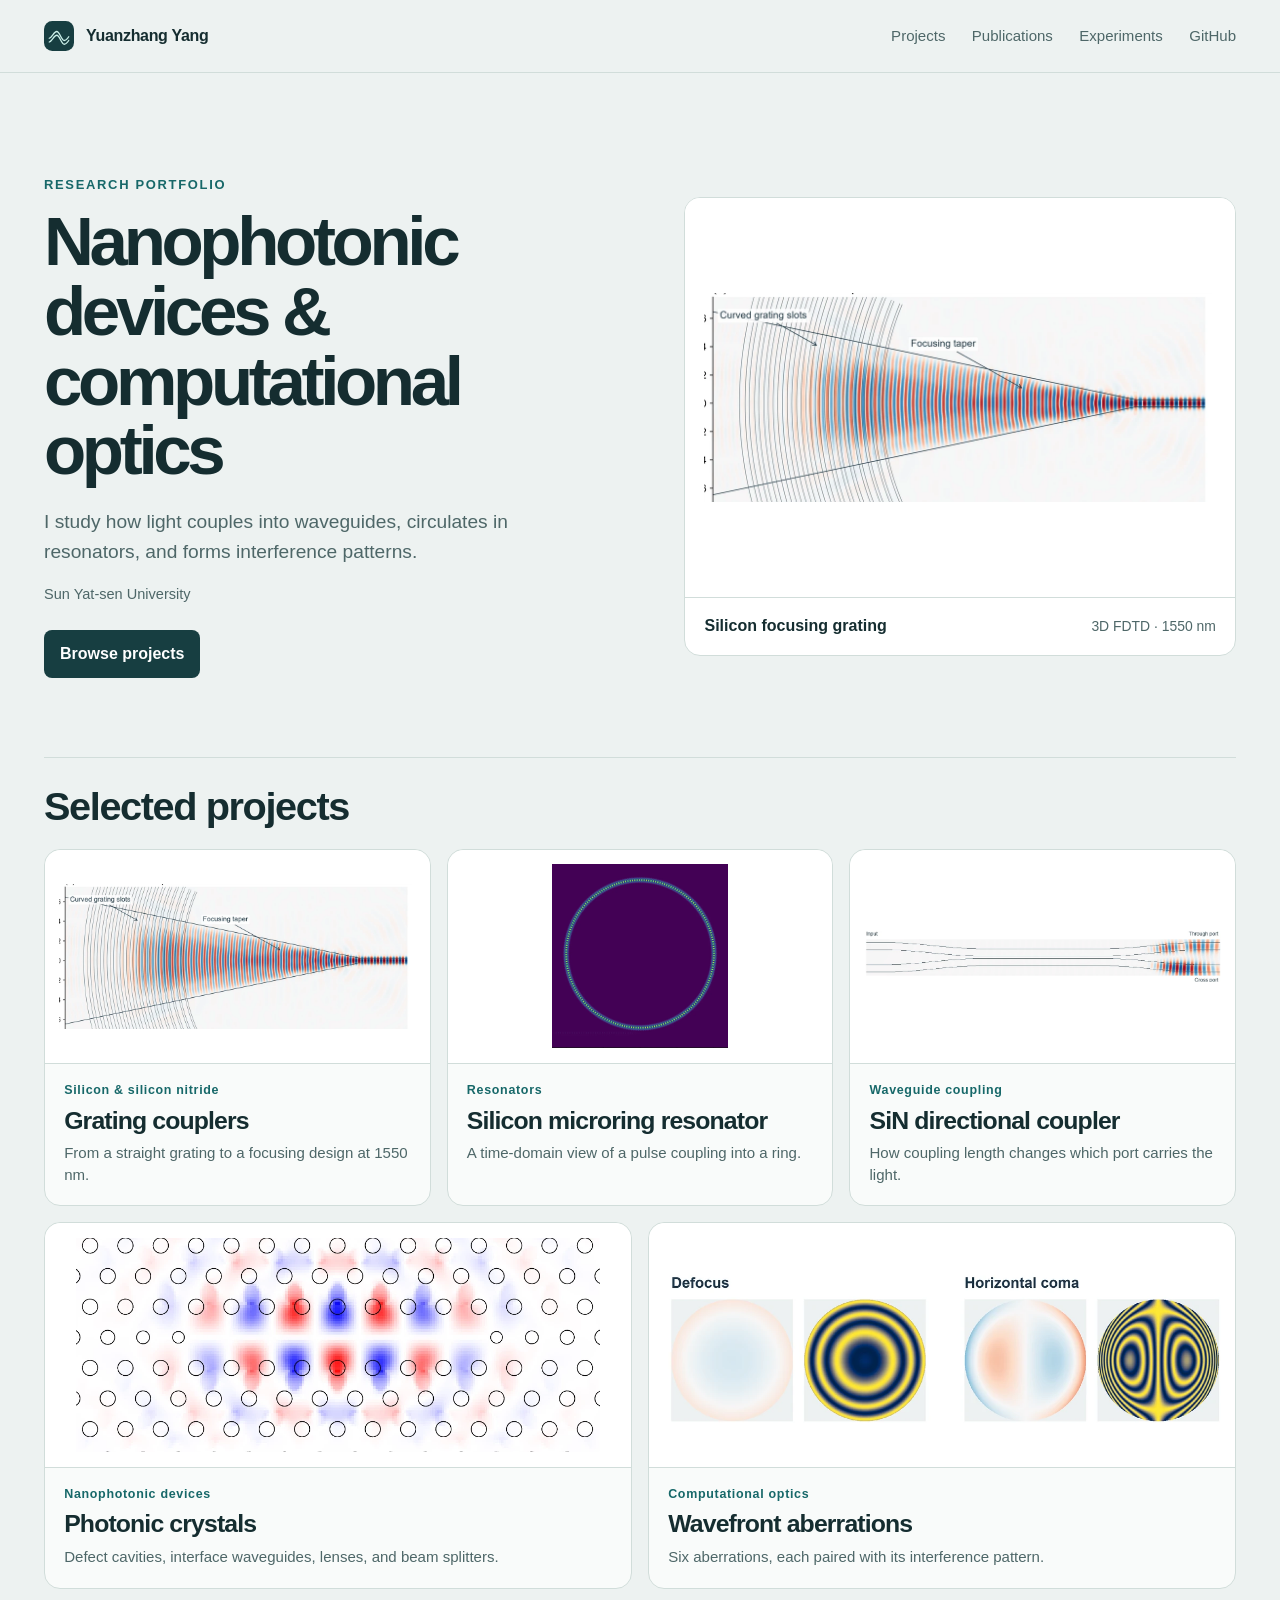
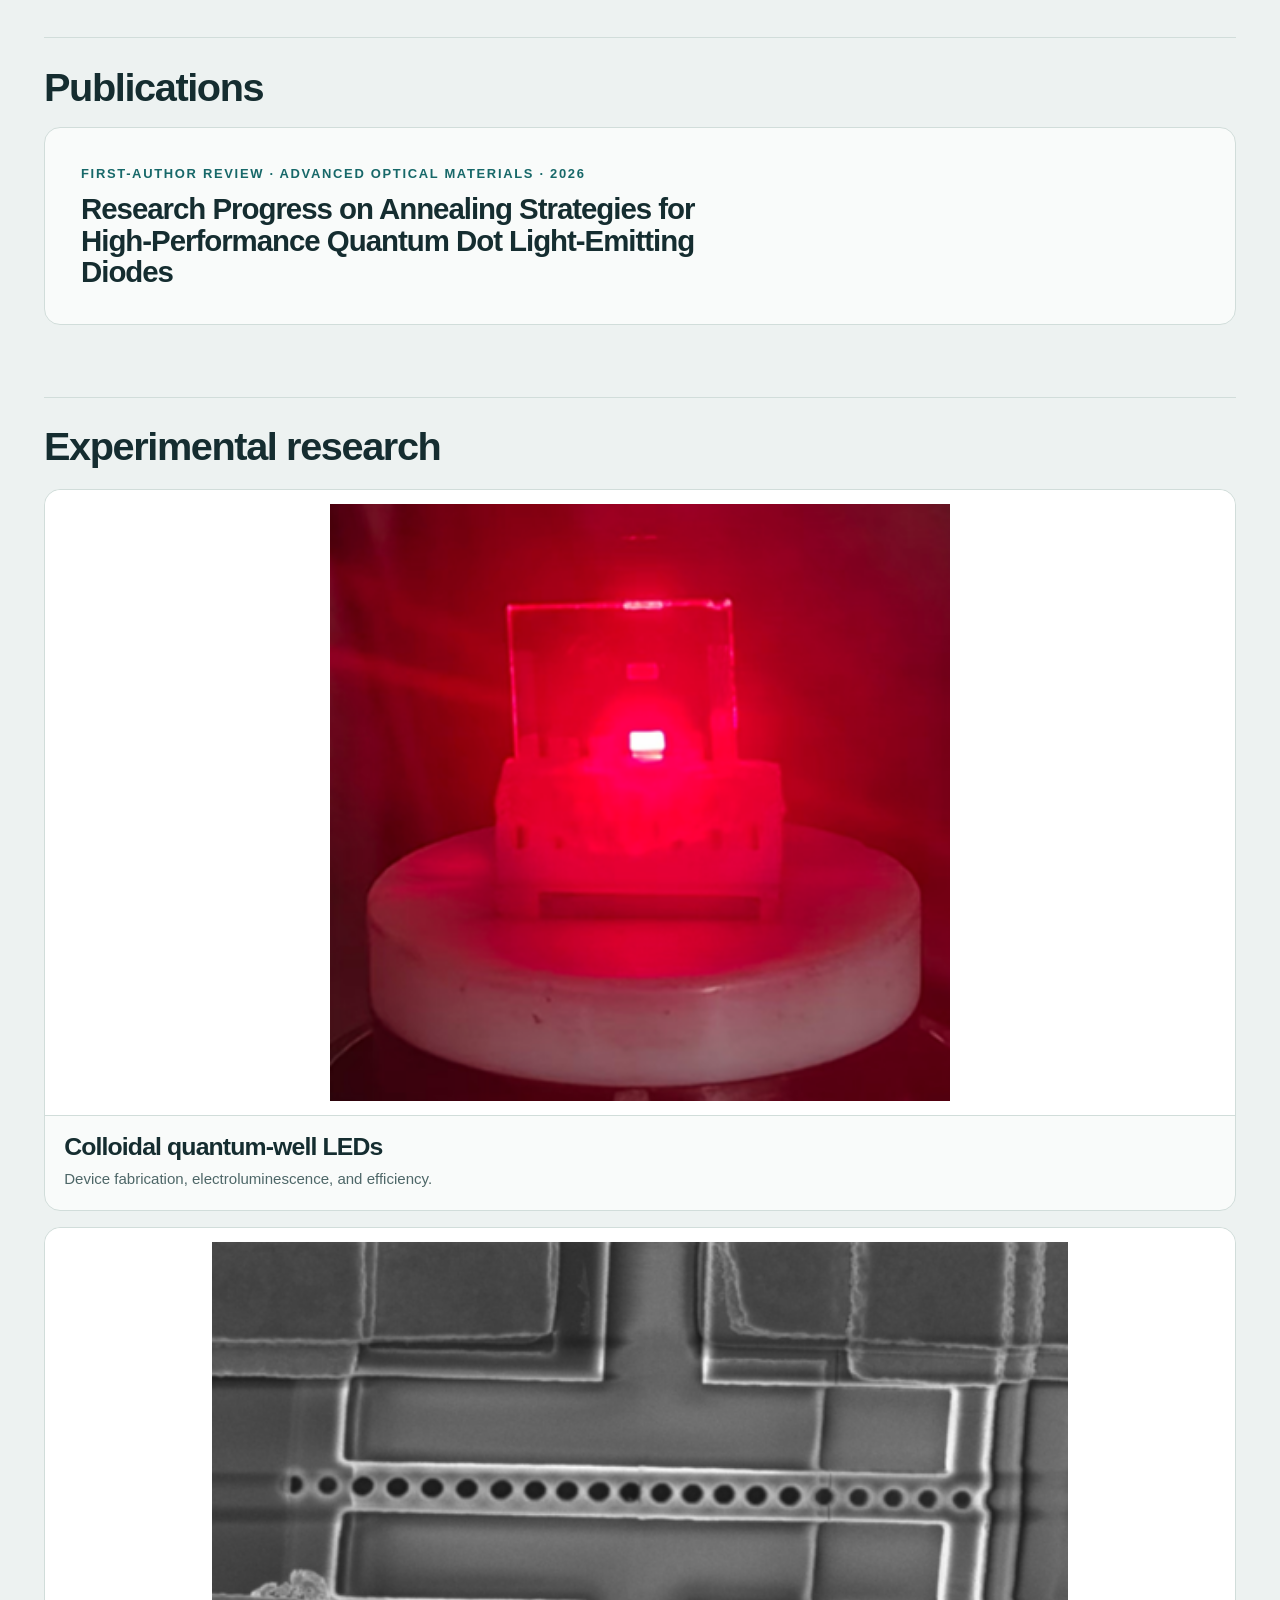
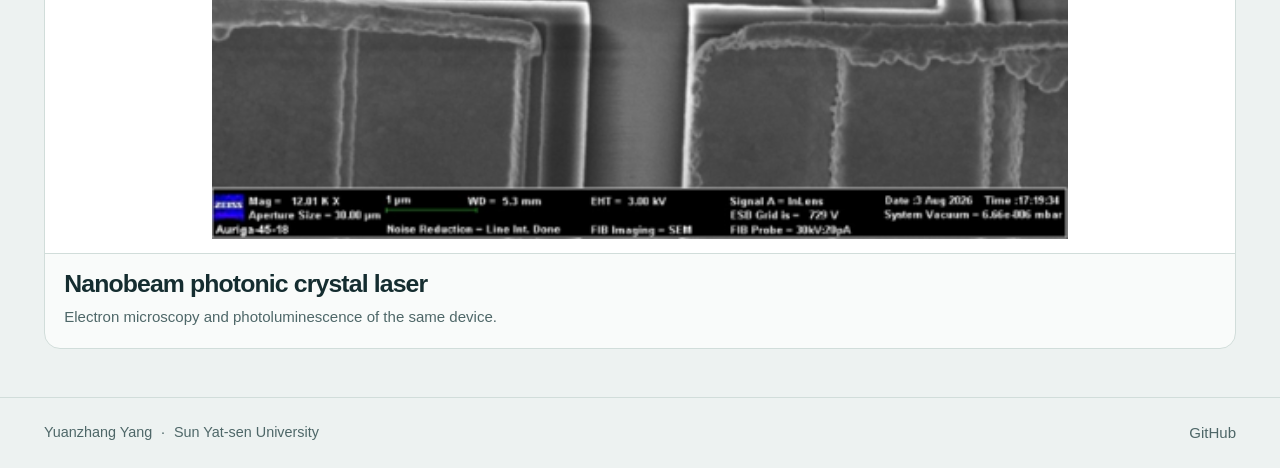
<file: index.html>
<!doctype html>
<html lang="en">
<head>
  <meta charset="utf-8">
  <meta name="viewport" content="width=device-width, initial-scale=1">
  <meta name="description" content="Research in nanophotonic devices, computational optics, and experimental optoelectronics by Yuanzhang Yang.">
  <meta name="theme-color" content="#eef3f2">
  <title>Yuanzhang Yang | Research Portfolio</title>
  <link rel="icon" type="image/svg+xml" href="mark.svg">
  <link rel="stylesheet" href="styles.css">
</head>
<body class="">
  <a class="skip" href="#main">Skip to content</a>
  <header class="header"><div class="wrap header-inner">
    <a class="wordmark" href="index.html"><img src="mark.svg" width="30" height="30" alt=""><span>Yuanzhang Yang</span></a>
    <nav aria-label="Main"><a href="index.html#projects">Projects</a><a href="publications.html">Publications</a><a href="experiments.html">Experiments</a><a href="https://github.com/muyi666111">GitHub</a></nav>
  </div></header>
  <main id="main" class="wrap">
<section class="hero">
  <div class="intro">
    <p class="eyebrow">Research portfolio</p>
    <h1>Nanophotonic devices &amp; computational optics</h1>
    <p class="lede">I study how light couples into waveguides, circulates in resonators, and forms interference patterns.</p>
    <p class="affiliation">Sun Yat-sen University</p>
    <a class="primary" href="#projects">Browse projects</a>
  </div>
  <a class="hero-visual" href="grating_couplers.html" aria-label="Explore the silicon grating coupler">
    <div class="hero-frame"><img src="assets/cover-grating_couplers.webp" alt="Red and blue electric field bands narrow along a silicon grating taper"></div>
    <div class="hero-caption"><strong>Silicon focusing grating</strong><span>3D FDTD · 1550 nm</span></div>
  </a>
</section>
<section class="project-section" id="projects" aria-labelledby="project-title">
  <div class="section-heading"><h2 id="project-title">Selected projects</h2></div>
  <div class="project-grid"><article class="project-card grating_couplers">
  <a href="grating_couplers.html" aria-label="Grating couplers project">
    <div class="card-art"><img src="assets/cover-grating_couplers.webp" alt="" loading="lazy"></div>
    <div class="card-copy"><p>Silicon &amp; silicon nitride</p><h3>Grating couplers</h3><span>From a straight grating to a focusing design at 1550 nm.</span></div>
  </a>
</article><article class="project-card microring">
  <a href="microring.html" aria-label="Silicon microring resonator project">
    <div class="card-art"><img src="assets/cover-microring.webp" alt="" loading="lazy"></div>
    <div class="card-copy"><p>Resonators</p><h3>Silicon microring resonator</h3><span>A time-domain view of a pulse coupling into a ring.</span></div>
  </a>
</article><article class="project-card directional_coupler">
  <a href="directional_coupler.html" aria-label="SiN directional coupler project">
    <div class="card-art"><img src="assets/cover-directional_coupler.webp" alt="" loading="lazy"></div>
    <div class="card-copy"><p>Waveguide coupling</p><h3>SiN directional coupler</h3><span>How coupling length changes which port carries the light.</span></div>
  </a>
</article><article class="project-card photonic_crystals">
  <a href="photonic_crystals.html" aria-label="Photonic crystals project">
    <div class="card-art"><img src="assets/cover-photonic_crystals.webp" alt="" loading="lazy"></div>
    <div class="card-copy"><p>Nanophotonic devices</p><h3>Photonic crystals</h3><span>Defect cavities, interface waveguides, lenses, and beam splitters.</span></div>
  </a>
</article><article class="project-card wavefront_simulation">
  <a href="wavefront_simulation.html" aria-label="Wavefront aberrations project">
    <div class="card-art"><img src="assets/cover-wavefront_simulation.webp" alt="" loading="lazy"></div>
    <div class="card-copy"><p>Computational optics</p><h3>Wavefront aberrations</h3><span>Six aberrations, each paired with its interference pattern.</span></div>
  </a>
</article></div>
</section>
<section class="publication-home" aria-labelledby="publication-title">
  <h2 id="publication-title">Publications</h2>
  <a class="publication-feature" href="publications.html">
    <p class="eyebrow">First-author review · Advanced Optical Materials · 2026</p>
    <h3>Research Progress on Annealing Strategies for High-Performance Quantum Dot Light-Emitting Diodes</h3>
  </a>
</section>
<section class="project-section" id="experiments" aria-labelledby="experiments-title">
  <div class="section-heading"><h2 id="experiments-title">Experimental research</h2></div>
  <div class="experiment-pair">
    <article class="project-card experiment-card">
      <a href="experiments.html#cqw-led">
        <div class="card-art"><img src="assets/experiments/red-cqw-led.png" alt="" loading="lazy"></div>
        <div class="card-copy"><h3>Colloidal quantum-well LEDs</h3><span>Device fabrication, electroluminescence, and efficiency.</span></div>
      </a>
    </article>
    <article class="project-card experiment-card">
      <a href="experiments.html#nanobeam">
        <div class="card-art"><img src="assets/experiments/nanobeam-sem.png" alt="" loading="lazy"></div>
        <div class="card-copy"><h3>Nanobeam photonic crystal laser</h3><span>Electron microscopy and photoluminescence of the same device.</span></div>
      </a>
    </article>
  </div>
</section>
</main>
  <footer class="footer"><div class="wrap footer-inner"><p>Yuanzhang Yang <span>·</span> Sun Yat-sen University</p><a href="https://github.com/muyi666111">GitHub</a></div></footer>
</body>
</html>
</file>
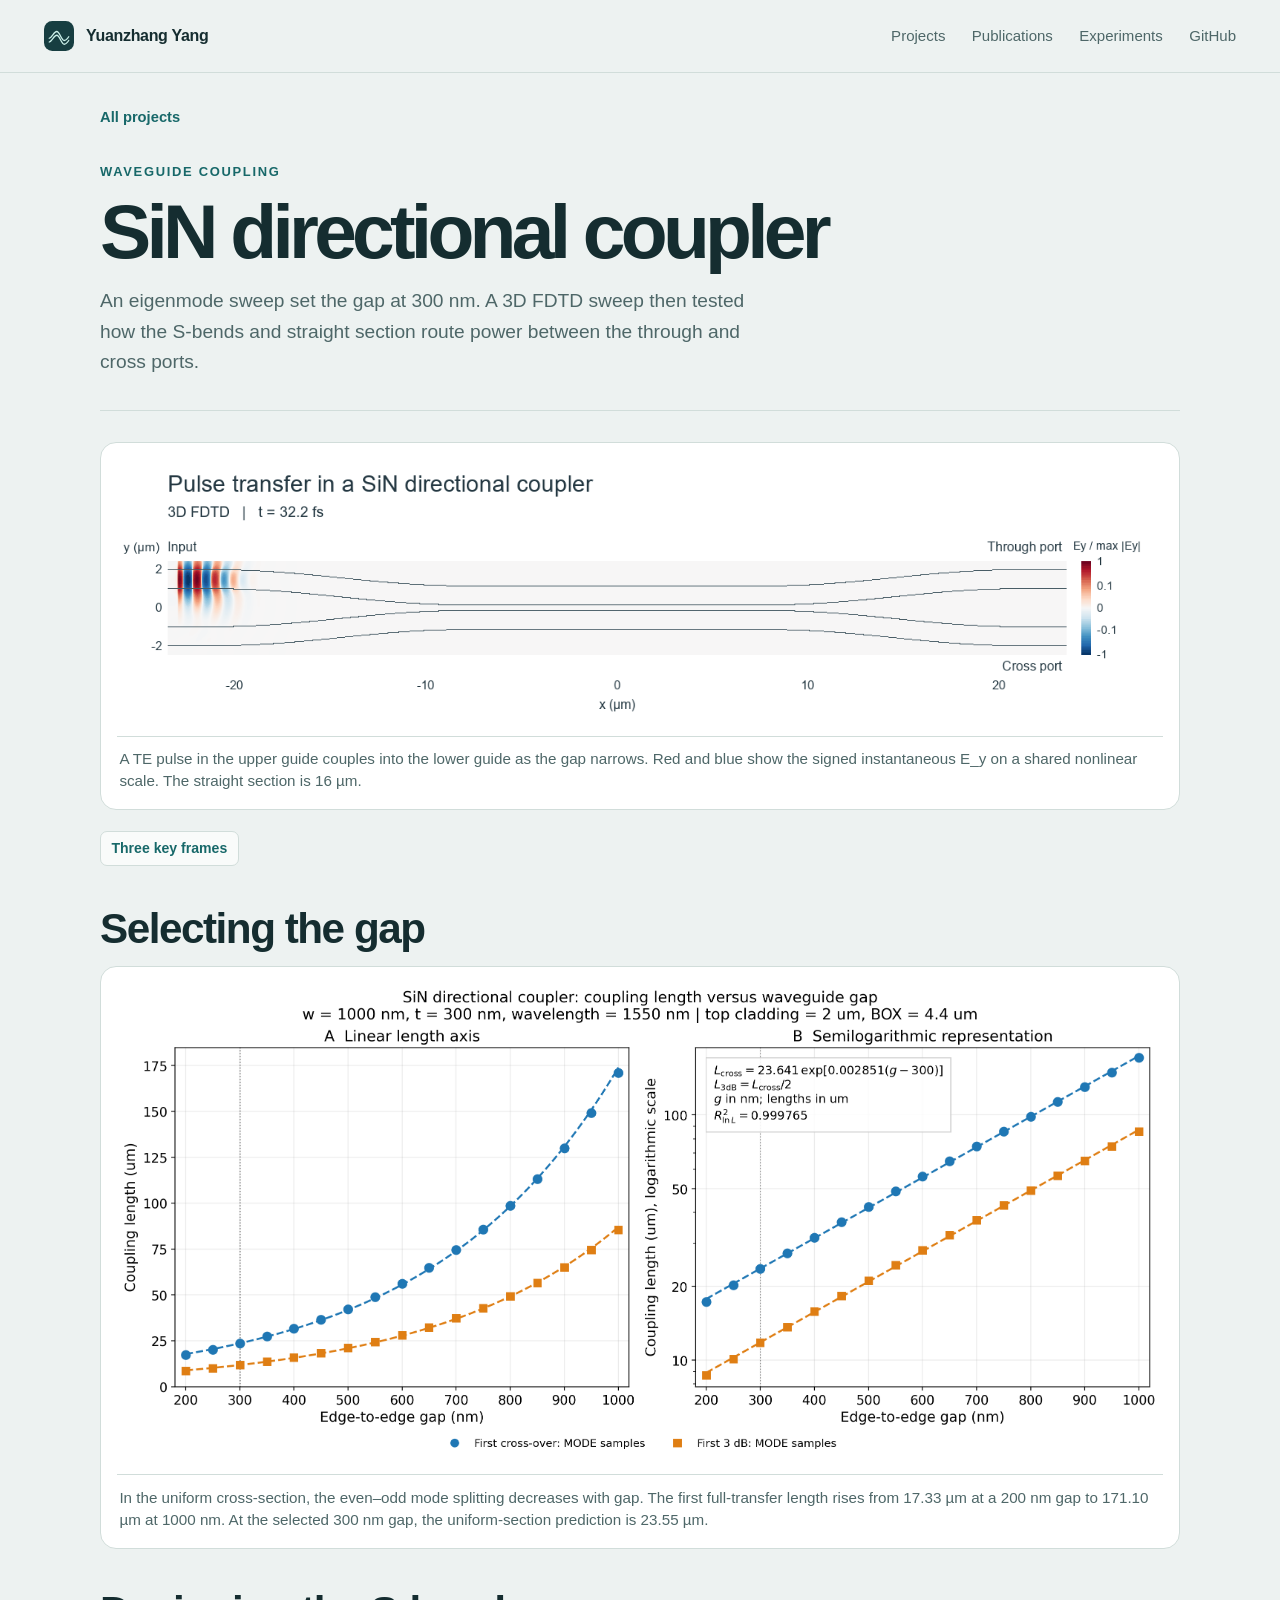
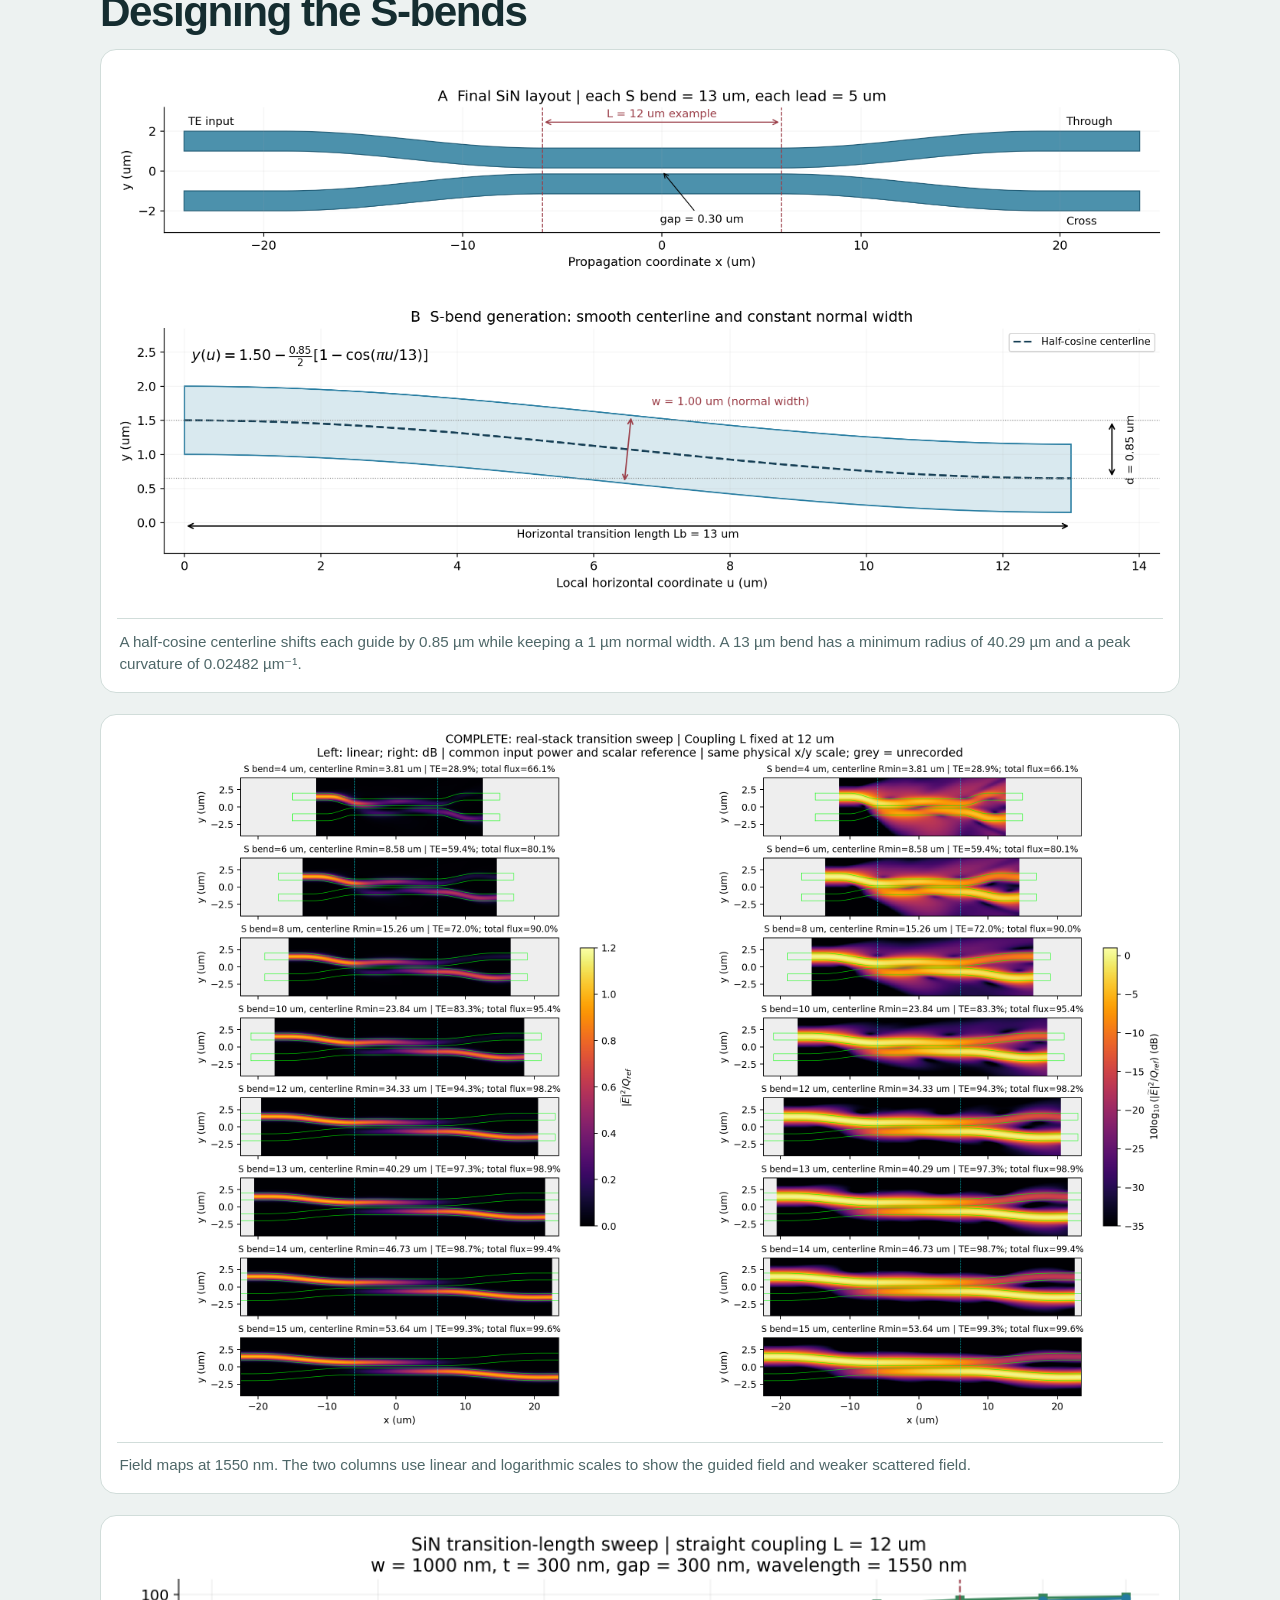
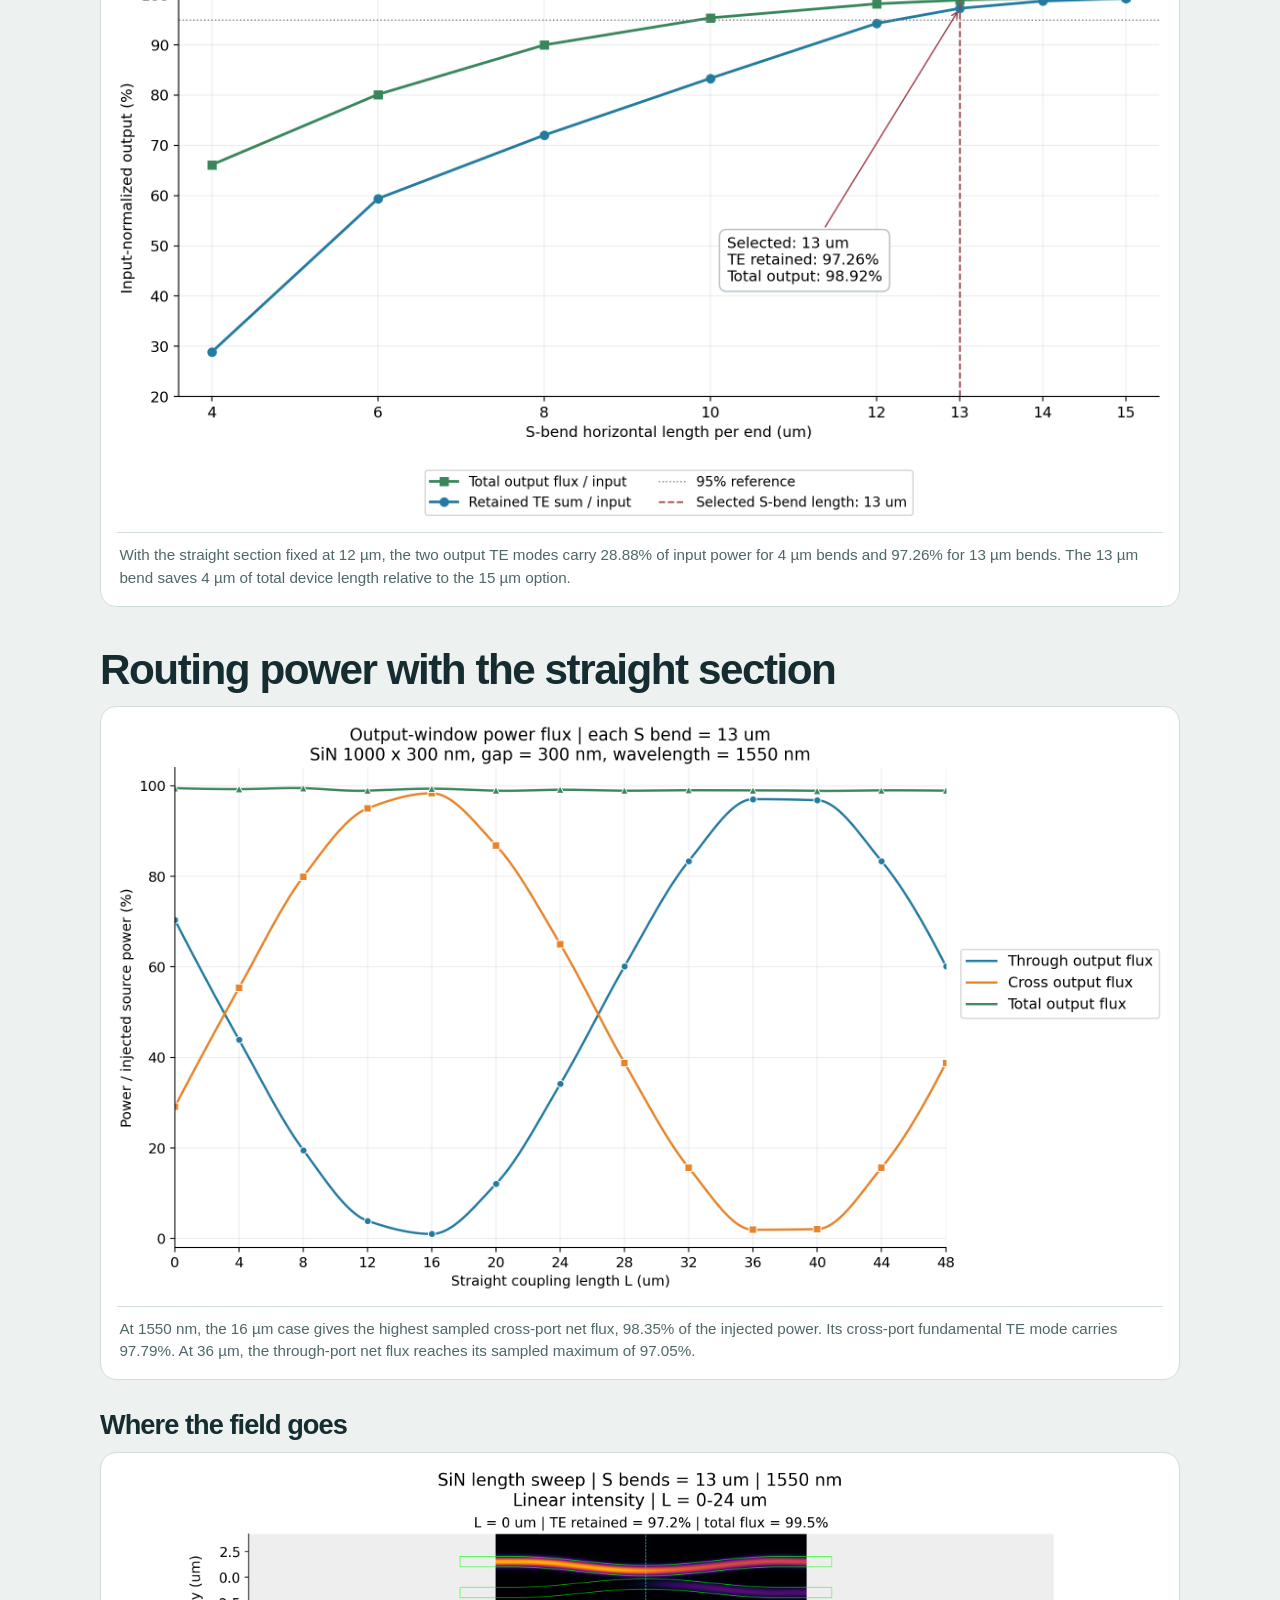
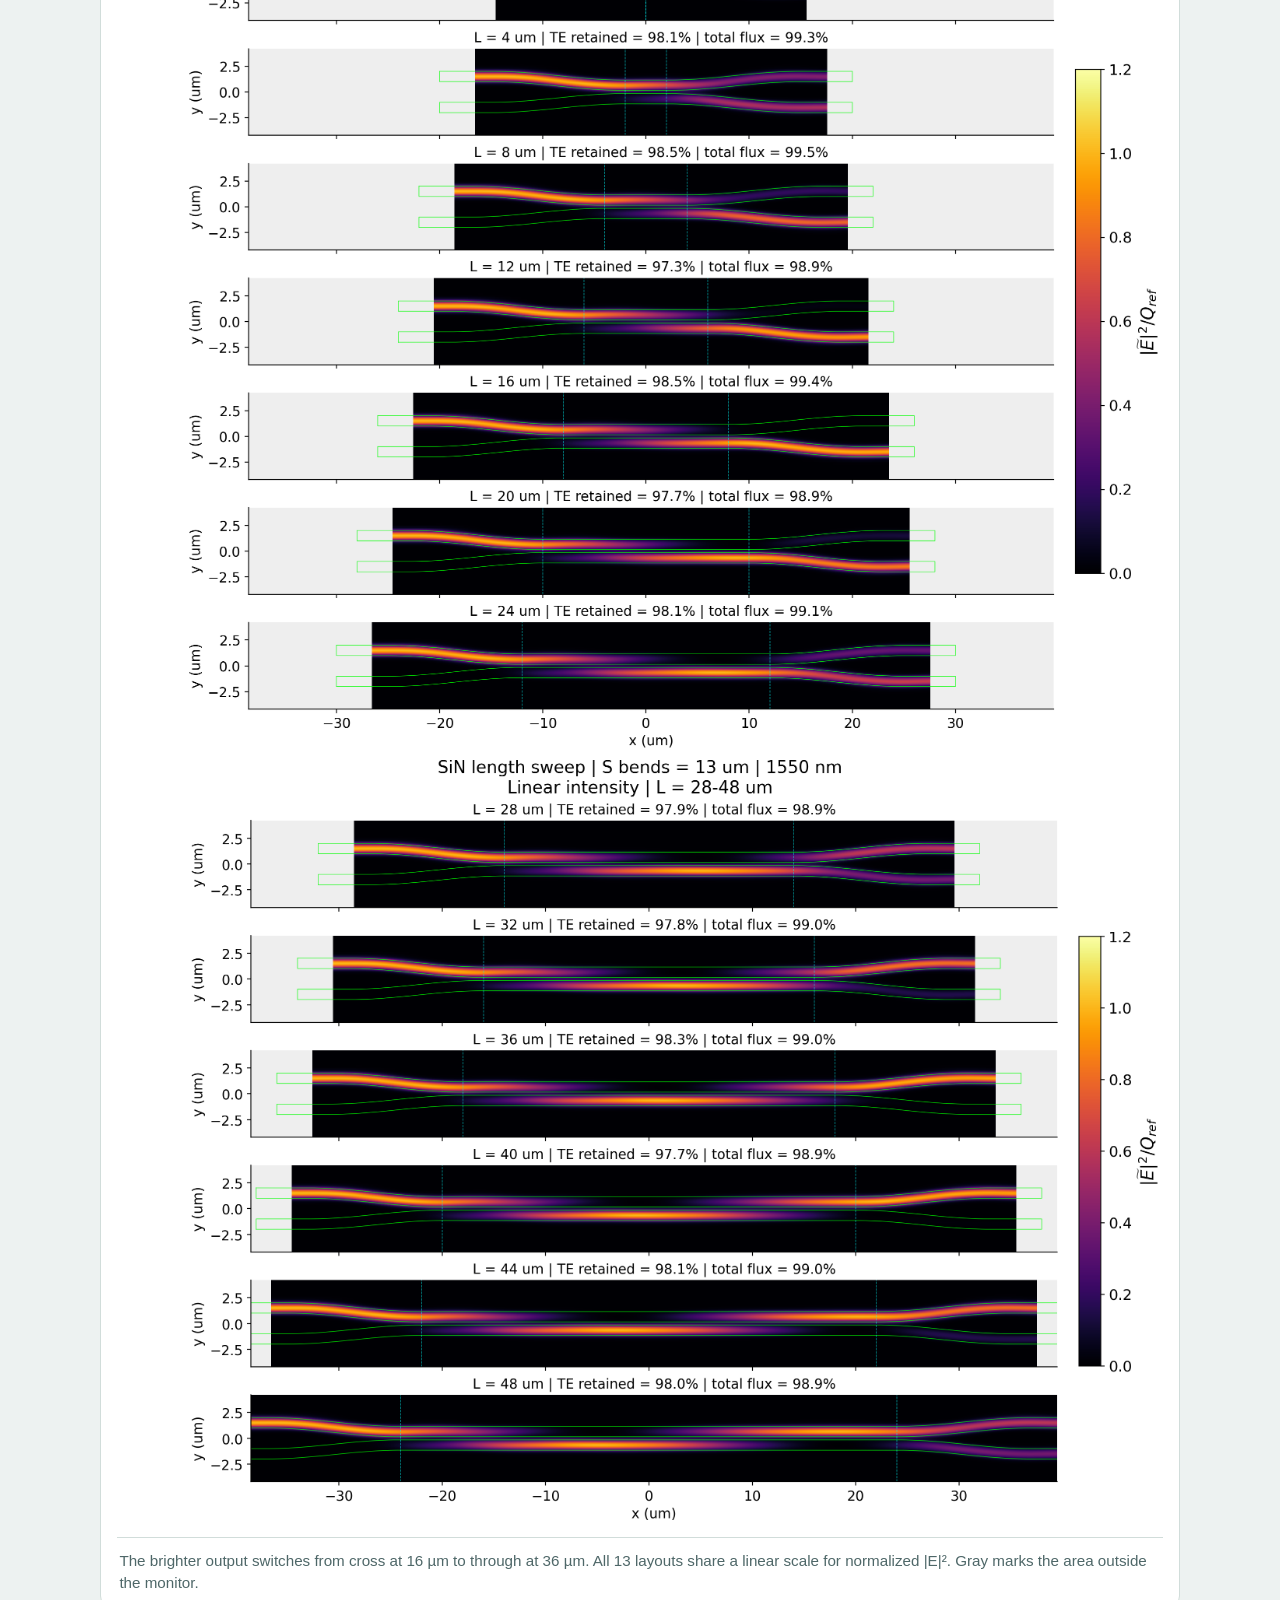
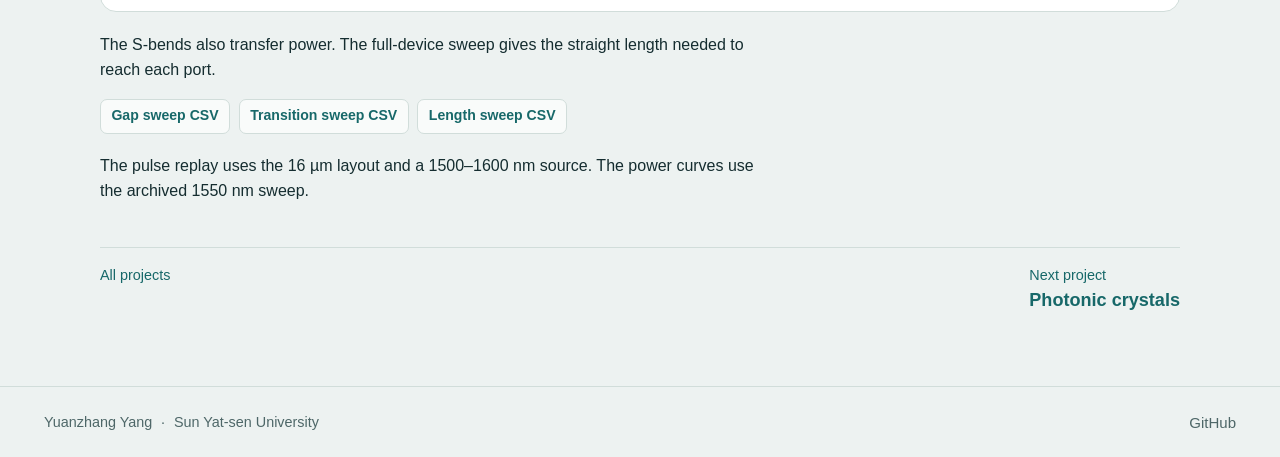
<file: directional_coupler.html>
<!doctype html>
<html lang="en">
<head>
  <meta charset="utf-8">
  <meta name="viewport" content="width=device-width, initial-scale=1">
  <meta name="description" content="How coupling length changes which port carries the light.">
  <meta name="theme-color" content="#eef3f2">
  <title>SiN directional coupler | Yuanzhang Yang</title>
  <link rel="icon" type="image/svg+xml" href="mark.svg">
  <link rel="stylesheet" href="styles.css">
</head>
<body class="project-page">
  <a class="skip" href="#main">Skip to content</a>
  <header class="header"><div class="wrap header-inner">
    <a class="wordmark" href="index.html"><img src="mark.svg" width="30" height="30" alt=""><span>Yuanzhang Yang</span></a>
    <nav aria-label="Main"><a href="index.html#projects">Projects</a><a href="publications.html">Publications</a><a href="experiments.html">Experiments</a><a href="https://github.com/muyi666111">GitHub</a></nav>
  </div></header>
  <main id="main" class="wrap detail">
  <a class="back" href="index.html#projects">All projects</a>
  <div class="detail-heading"><p class="eyebrow">Waveguide coupling</p><h1>SiN directional coupler</h1><p class="lede">An eigenmode sweep set the gap at 300 nm. A 3D FDTD sweep then tested how the S-bends and straight section route power between the through and cross ports.</p></div>
  <article class="research-content"><figure><picture><source media="(prefers-reduced-motion: reduce)" srcset="assets/directional_coupler/pulse_preview.png"><img class="motion" src="assets/directional_coupler/pulse.gif" alt="A simulated pulse transfers from the upper waveguide to the lower waveguide" width="1280" height="322"></picture><figcaption>A TE pulse in the upper guide couples into the lower guide as the gap narrows. Red and blue show the signed instantaneous E_y on a shared nonlinear scale. The straight section is 16 µm.</figcaption></figure>
<div class="links"><a href="assets/directional_coupler/pulse_keyframes.png">Three key frames</a></div>
<h2 id="selecting-the-gap">Selecting the gap</h2>
<figure><a class="figure-link" href="assets/directional_coupler/gap_sweep.png" aria-label="Coupling length versus waveguide gap from the SiN eigenmode study (full size)"><img loading="lazy" src="assets/directional_coupler/gap_sweep.png" alt="Coupling length versus waveguide gap from the SiN eigenmode study" width="2817" height="1288"></a><figcaption>In the uniform cross-section, the even–odd mode splitting decreases with gap. The first full-transfer length rises from 17.33 µm at a 200 nm gap to 171.10 µm at 1000 nm. At the selected 300 nm gap, the uniform-section prediction is 23.55 µm.</figcaption></figure>
<h2 id="designing-the-s-bends">Designing the S-bends</h2>
<figure><a class="figure-link" href="assets/directional_coupler/layout.png" aria-label="SiN coupler layout and inset showing the S-bend shape (full size)"><img loading="lazy" src="assets/directional_coupler/layout.png" alt="SiN coupler layout and inset showing the S-bend shape" width="2730" height="1407"></a><figcaption>A half-cosine centerline shifts each guide by 0.85 µm while keeping a 1 µm normal width. A 13 µm bend has a minimum radius of 40.29 µm and a peak curvature of 0.02482 µm⁻¹.</figcaption></figure>
<figure><a class="figure-link" href="assets/directional_coupler/06_transition_fields_all.png" aria-label="Simulated field maps across the S-bend length sweep (full size)"><img loading="lazy" src="assets/directional_coupler/06_transition_fields_all.png" alt="Simulated field maps across the S-bend length sweep" width="2700" height="1800"></a><figcaption>Field maps at 1550 nm. The two columns use linear and logarithmic scales to show the guided field and weaker scattered field.</figcaption></figure>
<figure><a class="figure-link" href="assets/directional_coupler/07_transition_transmission.png" aria-label="Simulated transmission versus S-bend length (full size)"><img loading="lazy" src="assets/directional_coupler/07_transition_transmission.png" alt="Simulated transmission versus S-bend length" width="2140" height="1200"></a><figcaption>With the straight section fixed at 12 µm, the two output TE modes carry 28.88% of input power for 4 µm bends and 97.26% for 13 µm bends. The 13 µm bend saves 4 µm of total device length relative to the 15 µm option.</figcaption></figure>
<h2 id="routing-power-with-the-straight-section">Routing power with the straight section</h2>
<figure><a class="figure-link" href="assets/directional_coupler/port_flux.png" aria-label="Through-port and cross-port simulated net flux versus straight coupling length (full size)"><img loading="lazy" src="assets/directional_coupler/port_flux.png" alt="Through-port and cross-port simulated net flux versus straight coupling length" width="2280" height="1240"></a><figcaption>At 1550 nm, the 16 µm case gives the highest sampled cross-port net flux, 98.35% of the injected power. Its cross-port fundamental TE mode carries 97.79%. At 36 µm, the through-port net flux reaches its sampled maximum of 97.05%.</figcaption></figure>
<h3 id="where-the-field-goes">Where the field goes</h3>
<figure><a class="figure-link" href="assets/directional_coupler/length_scan_fields.png" aria-label="Combined field intensity maps for all 13 coupling lengths from 0 to 48 µm (full size)"><img loading="lazy" src="assets/directional_coupler/length_scan_fields.png" alt="Combined field intensity maps for all 13 coupling lengths from 0 to 48 µm" width="2688" height="4253"></a><figcaption>The brighter output switches from cross at 16 µm to through at 36 µm. All 13 layouts share a linear scale for normalized |E|². Gray marks the area outside the monitor.</figcaption></figure>
<p>The S-bends also transfer power. The full-device sweep gives the straight length needed to reach each port.</p>
<div class="links"><a href="assets/directional_coupler/gap_sweep.csv">Gap sweep CSV</a><a href="assets/directional_coupler/transition_summary.csv">Transition sweep CSV</a><a href="assets/directional_coupler/length_sweep.csv">Length sweep CSV</a></div>
<p>The pulse replay uses the 16 µm layout and a 1500–1600 nm source. The power curves use the archived 1550 nm sweep.</p></article>
  <nav class="next" aria-label="Project navigation"><a href="index.html#projects">All projects</a><a href="photonic_crystals.html">Next project <strong>Photonic crystals</strong></a></nav>
</main>
  <footer class="footer"><div class="wrap footer-inner"><p>Yuanzhang Yang <span>·</span> Sun Yat-sen University</p><a href="https://github.com/muyi666111">GitHub</a></div></footer>
</body>
</html>
</file>
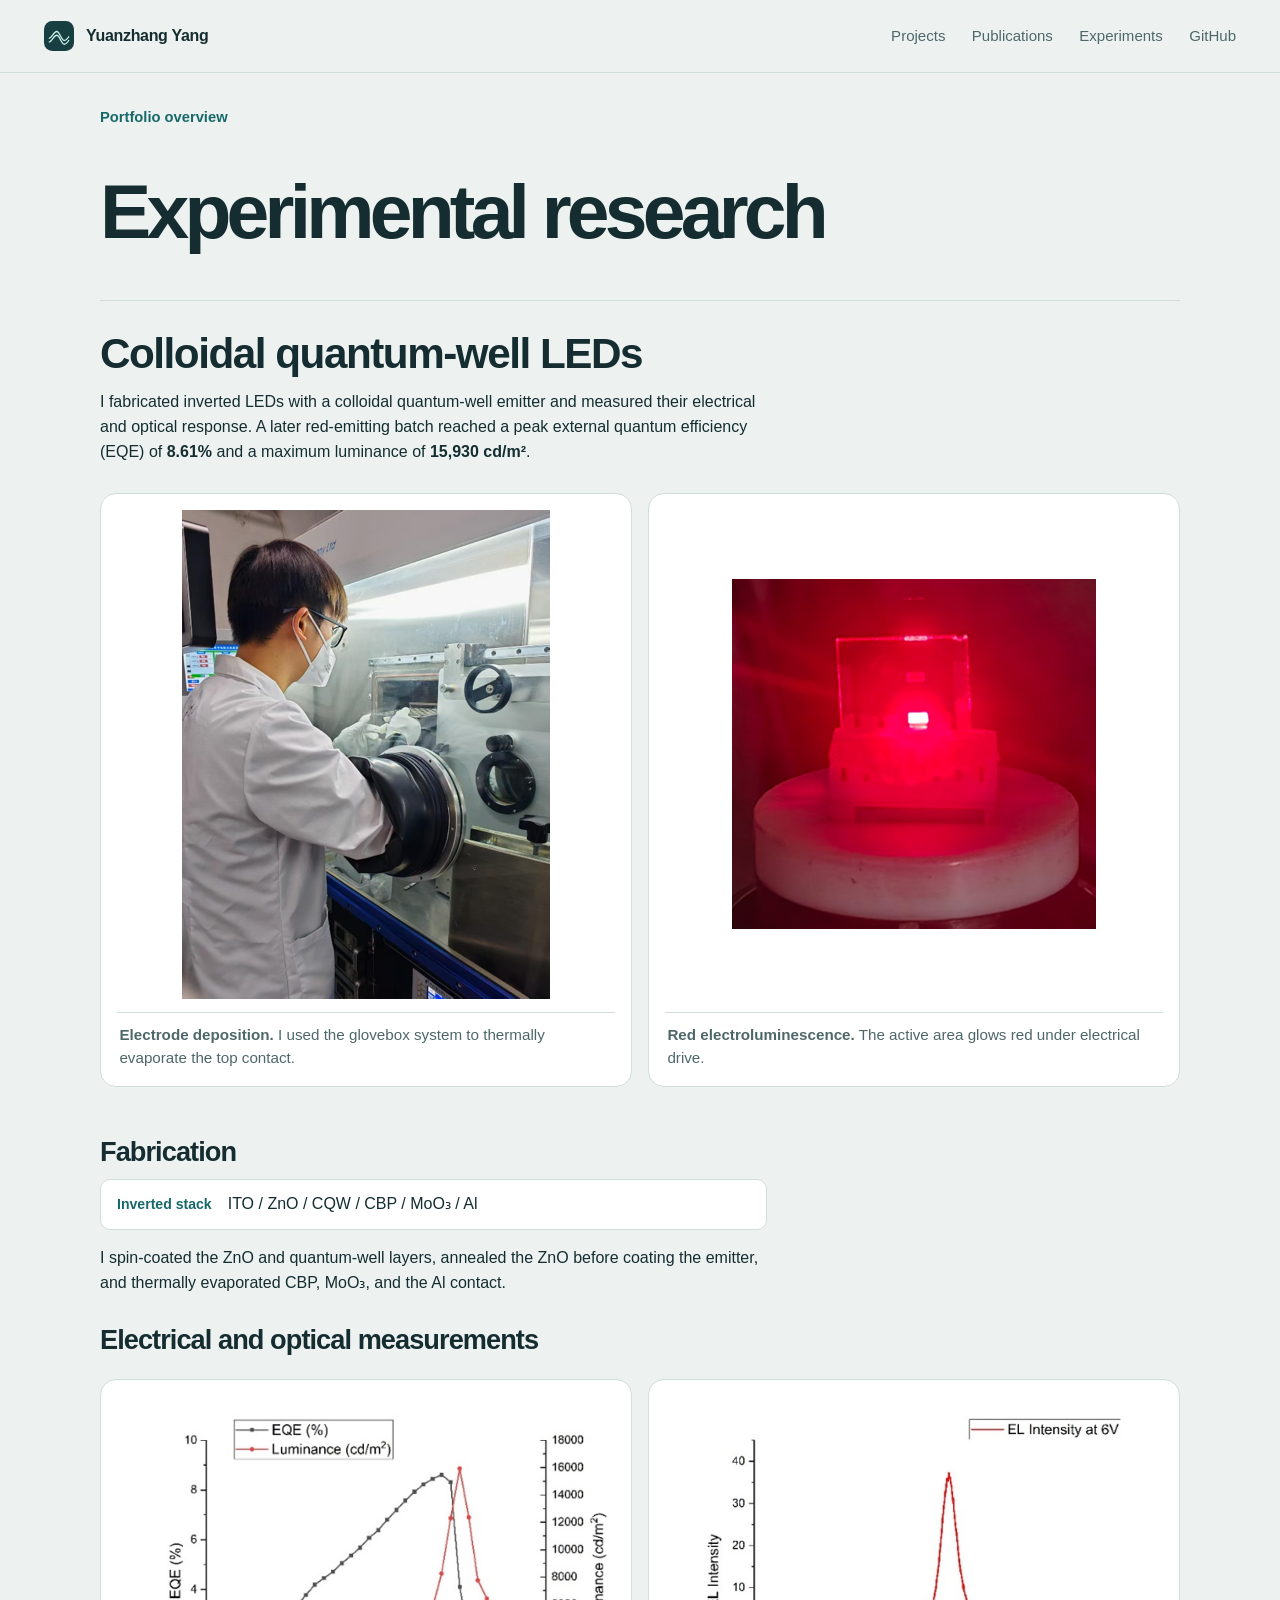
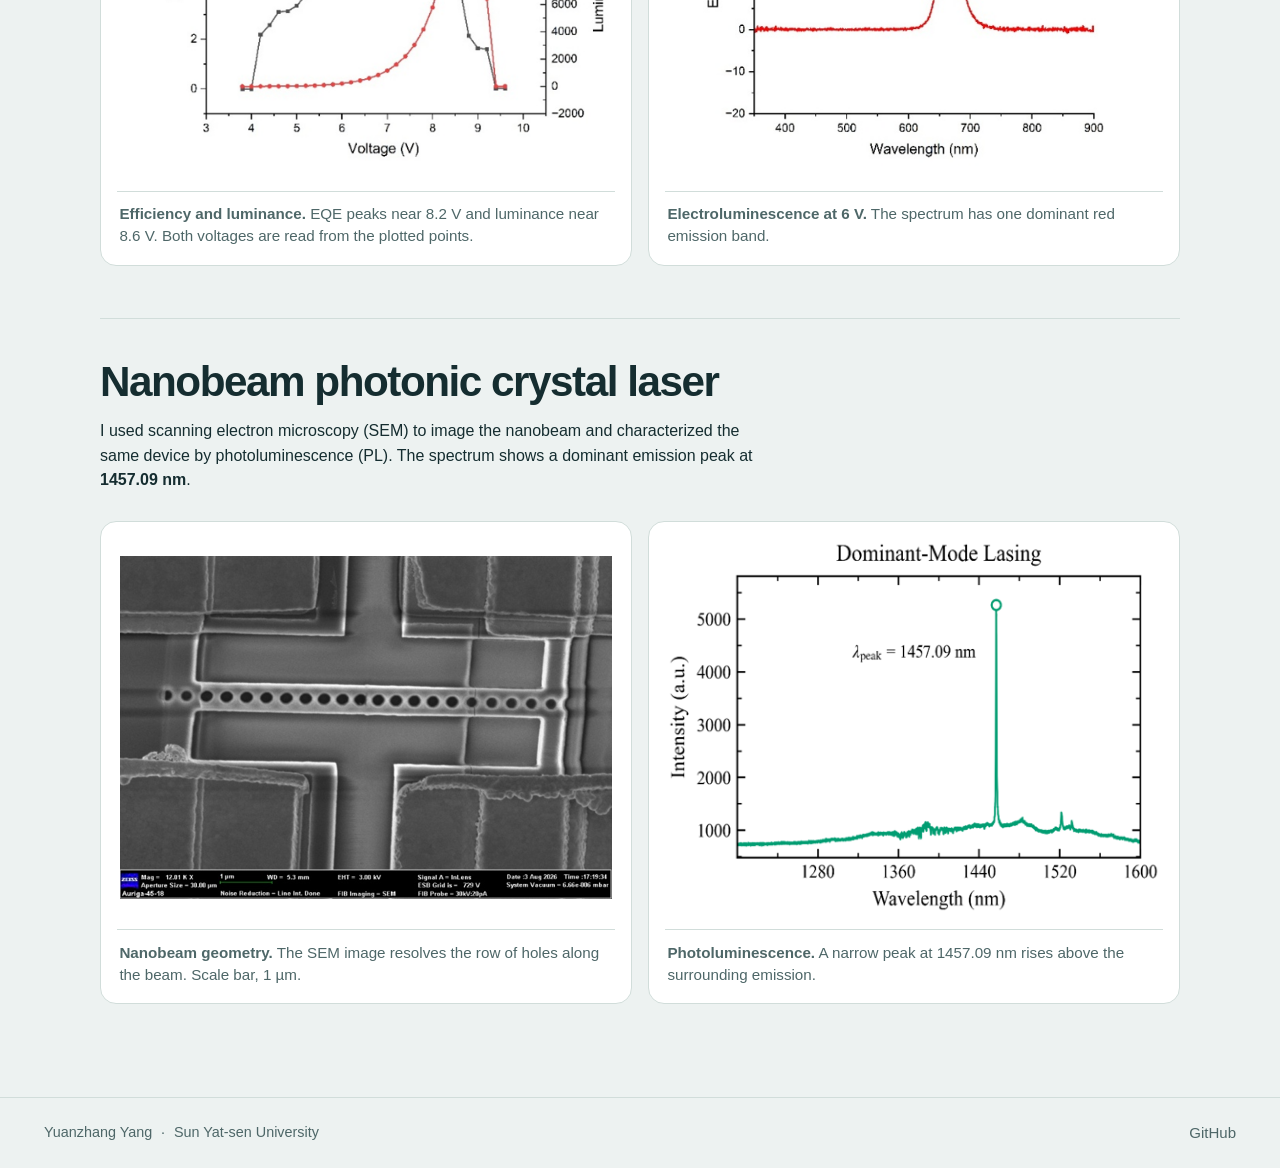
<file: experiments.html>
<!doctype html>
<html lang="en">
<head>
  <meta charset="utf-8">
  <meta name="viewport" content="width=device-width, initial-scale=1">
  <meta name="description" content="Colloidal quantum-well LED fabrication and measurements, and nanobeam photonic crystal laser characterization.">
  <meta name="theme-color" content="#eef3f2">
  <title>Experimental Research | Yuanzhang Yang</title>
  <link rel="icon" type="image/svg+xml" href="mark.svg">
  <link rel="stylesheet" href="styles.css">
</head>
<body class="">
  <a class="skip" href="#main">Skip to content</a>
  <header class="header"><div class="wrap header-inner">
    <a class="wordmark" href="index.html"><img src="mark.svg" width="30" height="30" alt=""><span>Yuanzhang Yang</span></a>
    <nav aria-label="Main"><a href="index.html#projects">Projects</a><a href="publications.html">Publications</a><a href="experiments.html">Experiments</a><a href="https://github.com/muyi666111">GitHub</a></nav>
  </div></header>
  <main id="main" class="wrap detail">
  <a class="back" href="index.html#experiments">Portfolio overview</a>
  <div class="detail-heading"><h1>Experimental research</h1></div>
  <article class="research-content experiment-content">
  <section id="cqw-led" aria-labelledby="cqw-title">
    <h2 id="cqw-title">Colloidal quantum-well LEDs</h2>
    <p>I fabricated inverted LEDs with a colloidal quantum-well emitter and measured their electrical and optical response. A later red-emitting batch reached a peak external quantum efficiency (EQE) of <strong>8.61%</strong> and a maximum luminance of <strong>15,930 cd/m²</strong>.</p>

    <div class="experiment-pair">
      <figure>
        <a class="figure-link" href="assets/experiments/thermal-evaporation.png" aria-label="Open full-size glovebox photo">
          <img src="assets/experiments/thermal-evaporation.png" width="368" height="489" alt="Yuanzhang Yang working at a glovebox for thermal evaporation" loading="lazy">
        </a>
        <figcaption><strong>Electrode deposition.</strong> I used the glovebox system to thermally evaporate the top contact.</figcaption>
      </figure>
      <figure>
        <a class="figure-link" href="assets/experiments/red-cqw-led.png" aria-label="Open full-size photo of the red-emitting device">
          <img src="assets/experiments/red-cqw-led.png" width="364" height="350" alt="A red-emitting LED on a test fixture" loading="lazy">
        </a>
        <figcaption><strong>Red electroluminescence.</strong> The active area glows red under electrical drive.</figcaption>
      </figure>
    </div>

    <h3>Fabrication</h3>
    <p class="experiment-stack" aria-label="Device layers from substrate to top contact"><strong>Inverted stack</strong><span>ITO / ZnO / CQW / CBP / MoO₃ / Al</span></p>
    <p>I spin-coated the ZnO and quantum-well layers, annealed the ZnO before coating the emitter, and thermally evaporated CBP, MoO₃, and the Al contact.</p>

    <h3>Electrical and optical measurements</h3>
    <div class="experiment-pair">
      <figure>
        <a class="figure-link" href="assets/experiments/cqw-led-voltage-sweep.png" aria-label="Open full-size EQE and luminance curves">
          <img src="assets/experiments/cqw-led-voltage-sweep.png" width="589" height="451" alt="Measured EQE and luminance versus applied voltage with separate vertical axes" loading="lazy">
        </a>
        <figcaption><strong>Efficiency and luminance.</strong> EQE peaks near 8.2 V and luminance near 8.6 V. Both voltages are read from the plotted points.</figcaption>
      </figure>
      <figure>
        <a class="figure-link" href="assets/experiments/cqw-led-el-spectrum.png" aria-label="Open full-size electroluminescence spectrum">
          <img src="assets/experiments/cqw-led-el-spectrum.png" width="640" height="489" alt="Measured electroluminescence at 6 V with a dominant emission band between 600 and 700 nanometers" loading="lazy">
        </a>
        <figcaption><strong>Electroluminescence at 6 V.</strong> The spectrum has one dominant red emission band.</figcaption>
      </figure>
    </div>
  </section>

  <section id="nanobeam" aria-labelledby="nanobeam-title">
    <h2 id="nanobeam-title">Nanobeam photonic crystal laser</h2>
    <p>I used scanning electron microscopy (SEM) to image the nanobeam and characterized the same device by photoluminescence (PL). The spectrum shows a dominant emission peak at <strong>1457.09 nm</strong>.</p>

    <div class="experiment-pair">
      <figure>
        <a class="figure-link" href="assets/experiments/nanobeam-sem.png" aria-label="Open full-size nanobeam SEM image">
          <img src="assets/experiments/nanobeam-sem.png" width="492" height="343" alt="SEM image of a perforated nanobeam with a one-micrometer scale bar" loading="lazy">
        </a>
        <figcaption><strong>Nanobeam geometry.</strong> The SEM image resolves the row of holes along the beam. Scale bar, 1 µm.</figcaption>
      </figure>
      <figure>
        <a class="figure-link" href="assets/experiments/nanobeam-pl.png" aria-label="Open full-size nanobeam photoluminescence spectrum">
          <img src="assets/experiments/nanobeam-pl.png" width="521" height="395" alt="Measured photoluminescence spectrum with a dominant peak at 1457.09 nanometers" loading="lazy">
        </a>
        <figcaption><strong>Photoluminescence.</strong> A narrow peak at 1457.09 nm rises above the surrounding emission.</figcaption>
      </figure>
    </div>
  </section>
</article>

</main>
  <footer class="footer"><div class="wrap footer-inner"><p>Yuanzhang Yang <span>·</span> Sun Yat-sen University</p><a href="https://github.com/muyi666111">GitHub</a></div></footer>
</body>
</html>
</file>
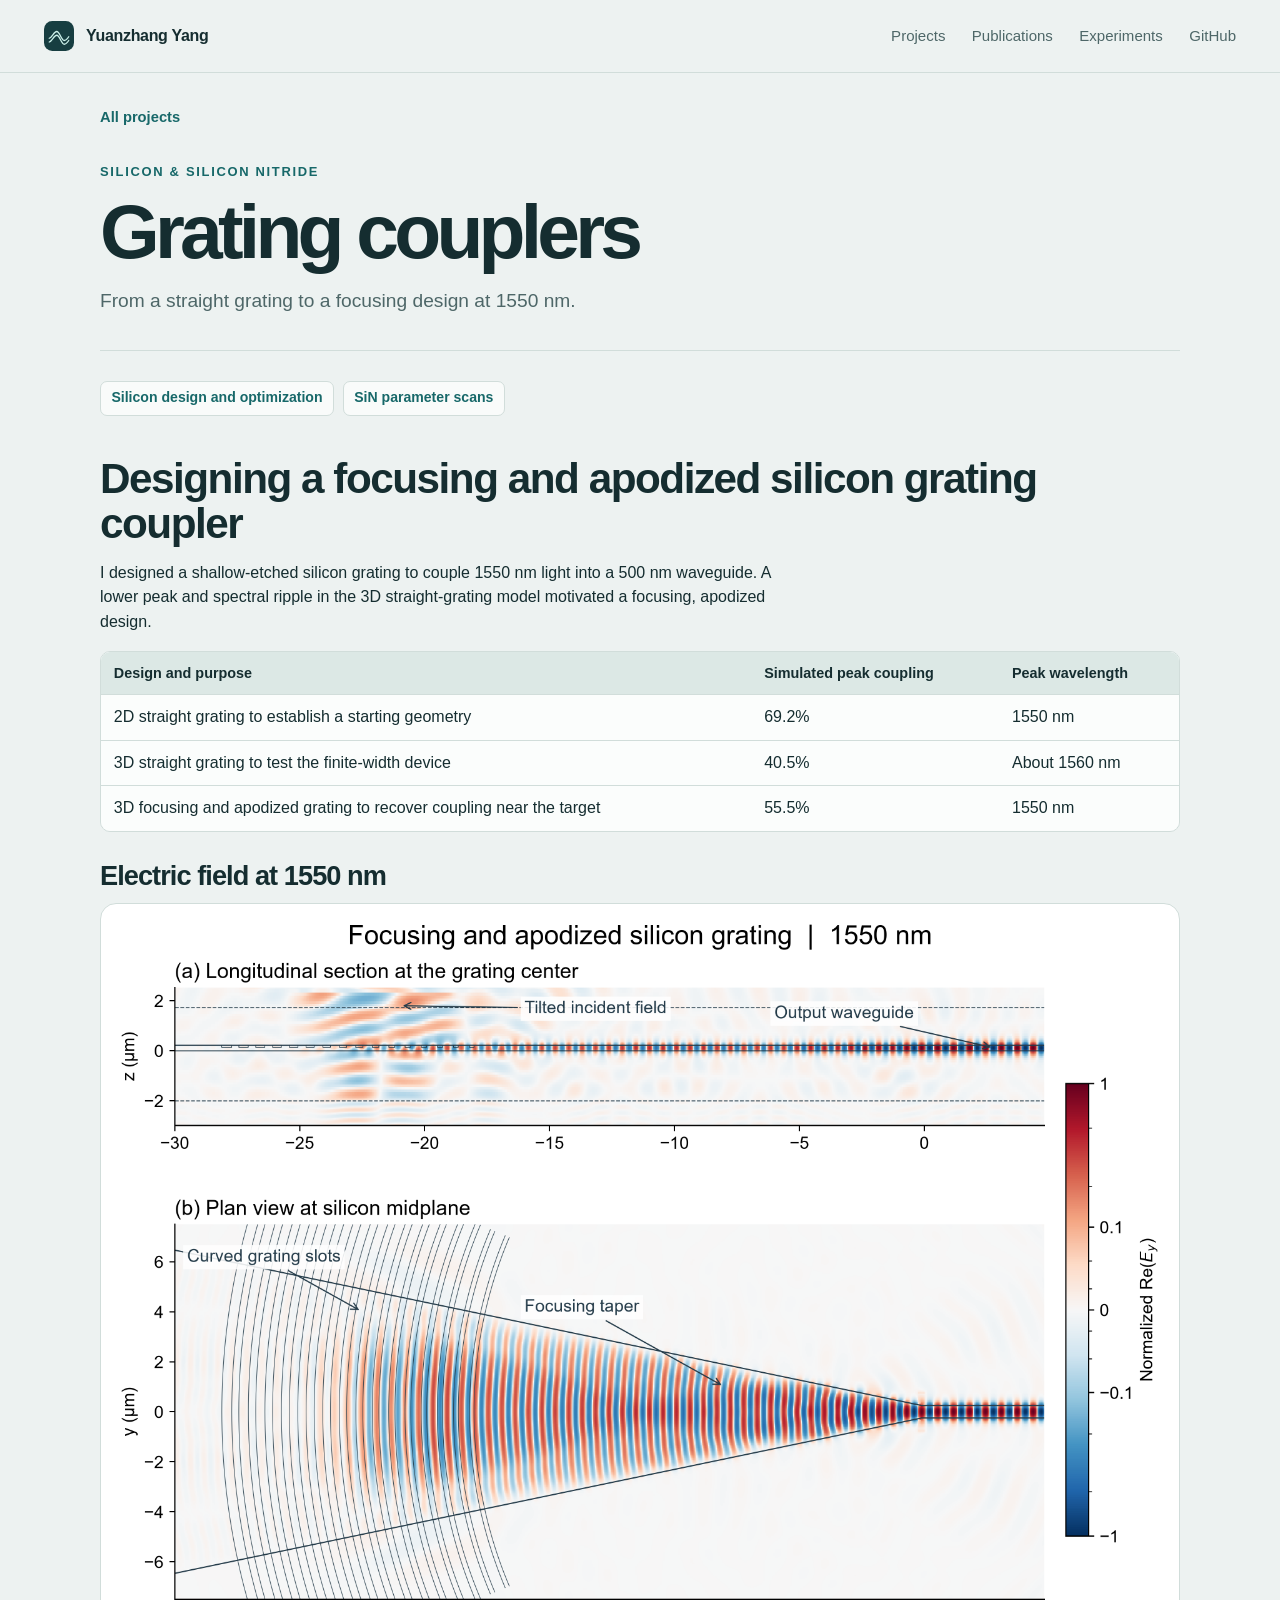
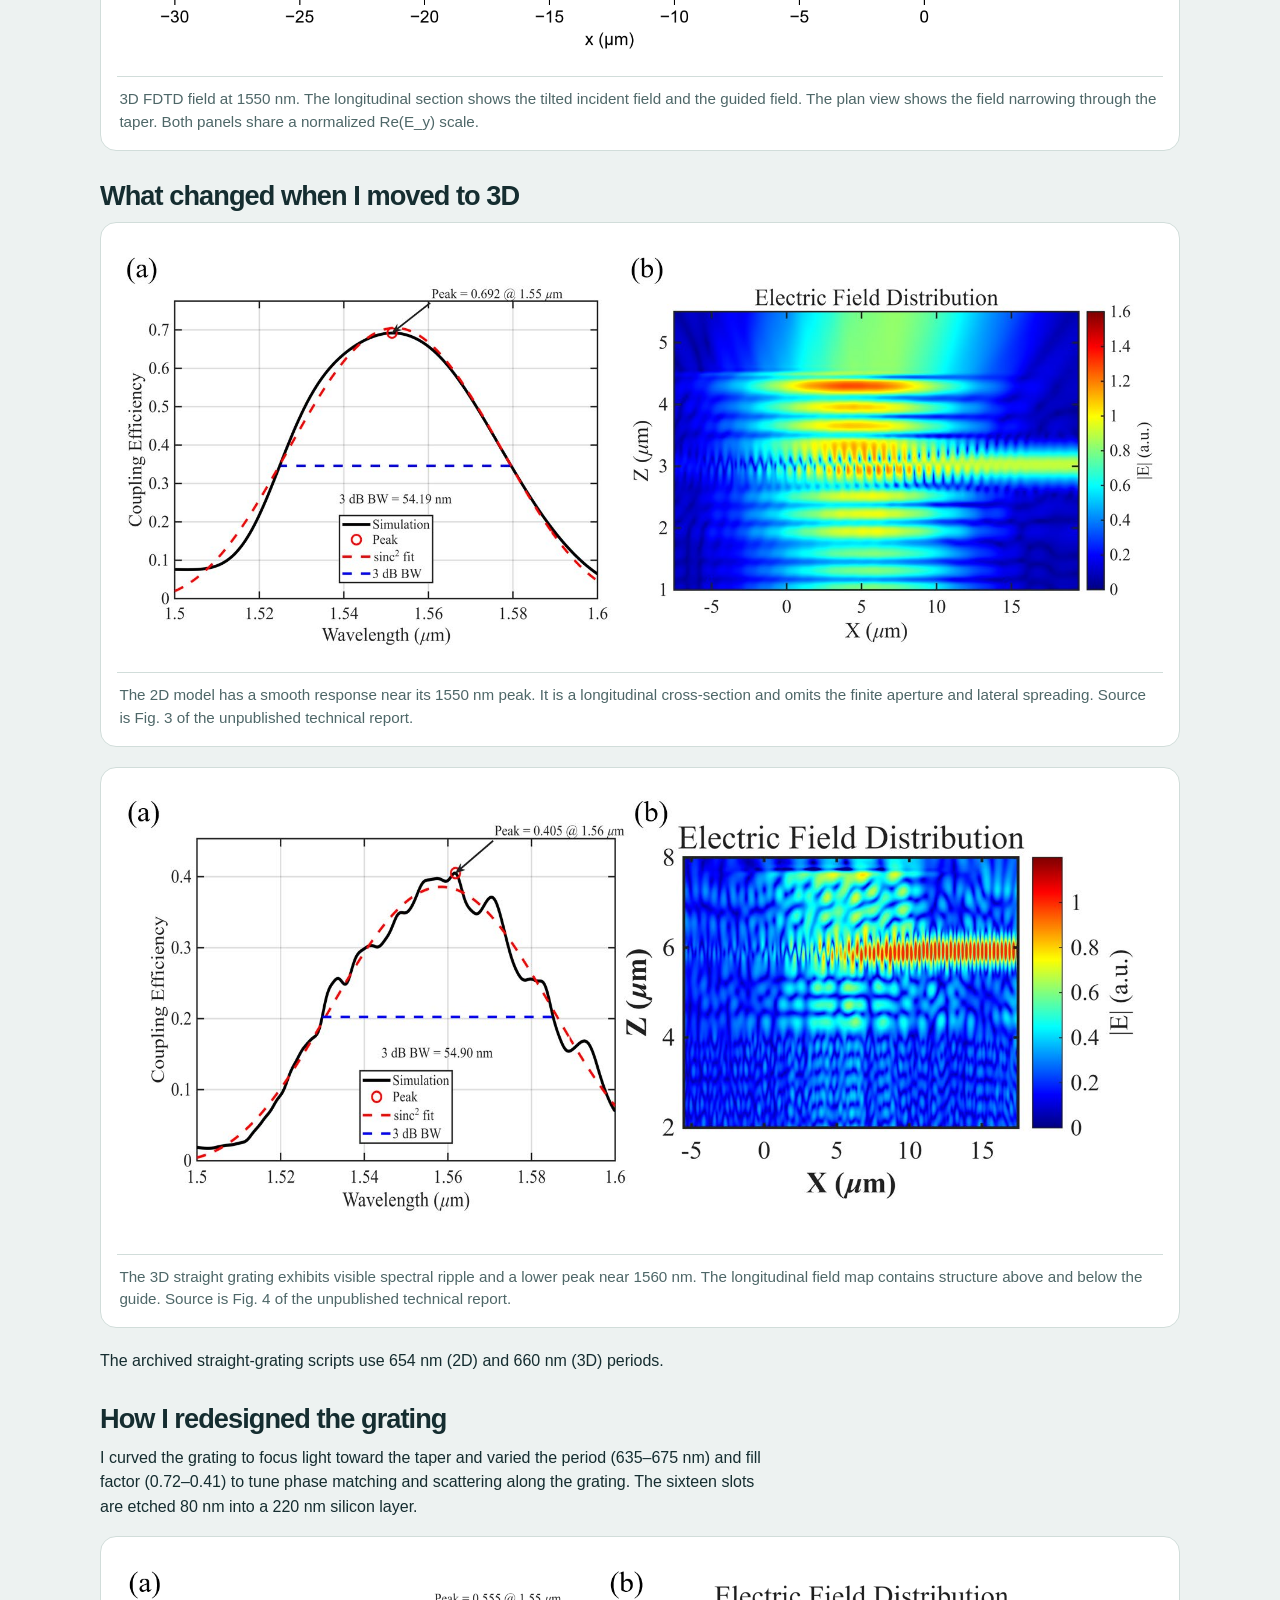
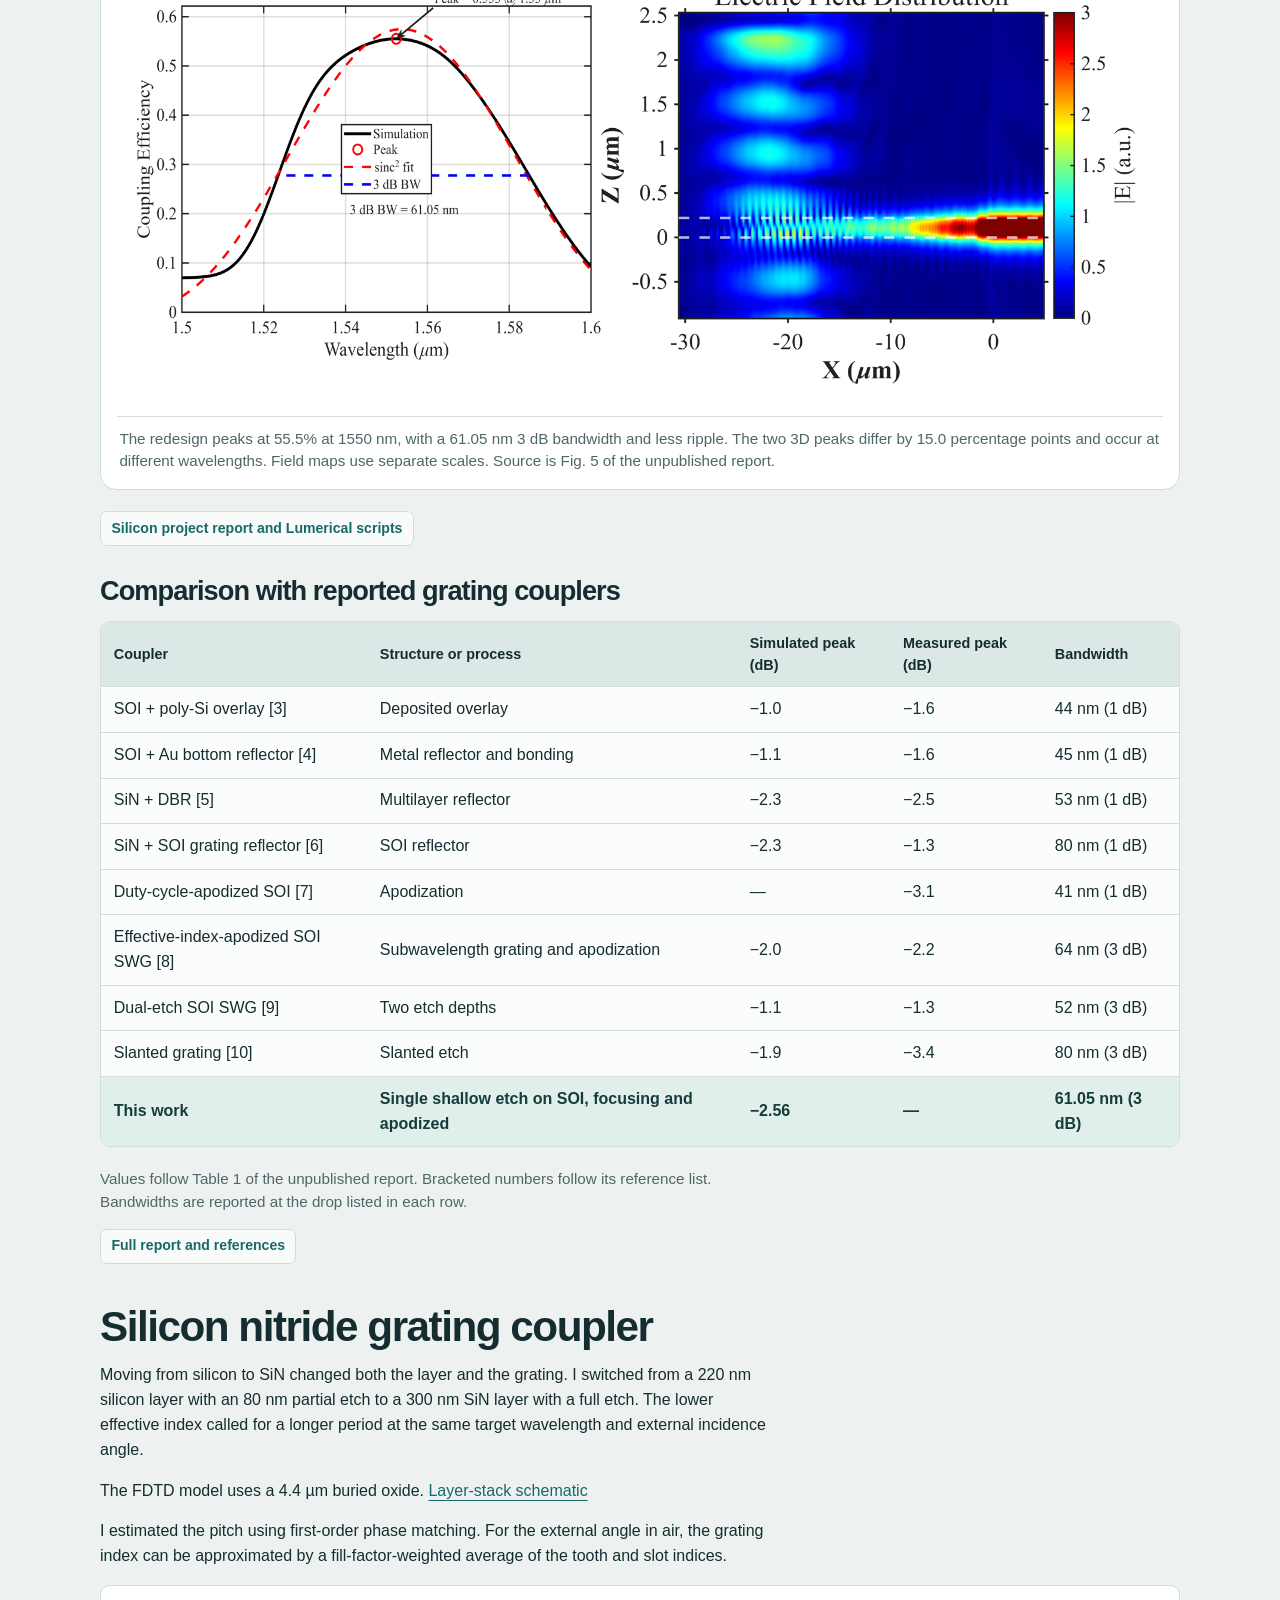
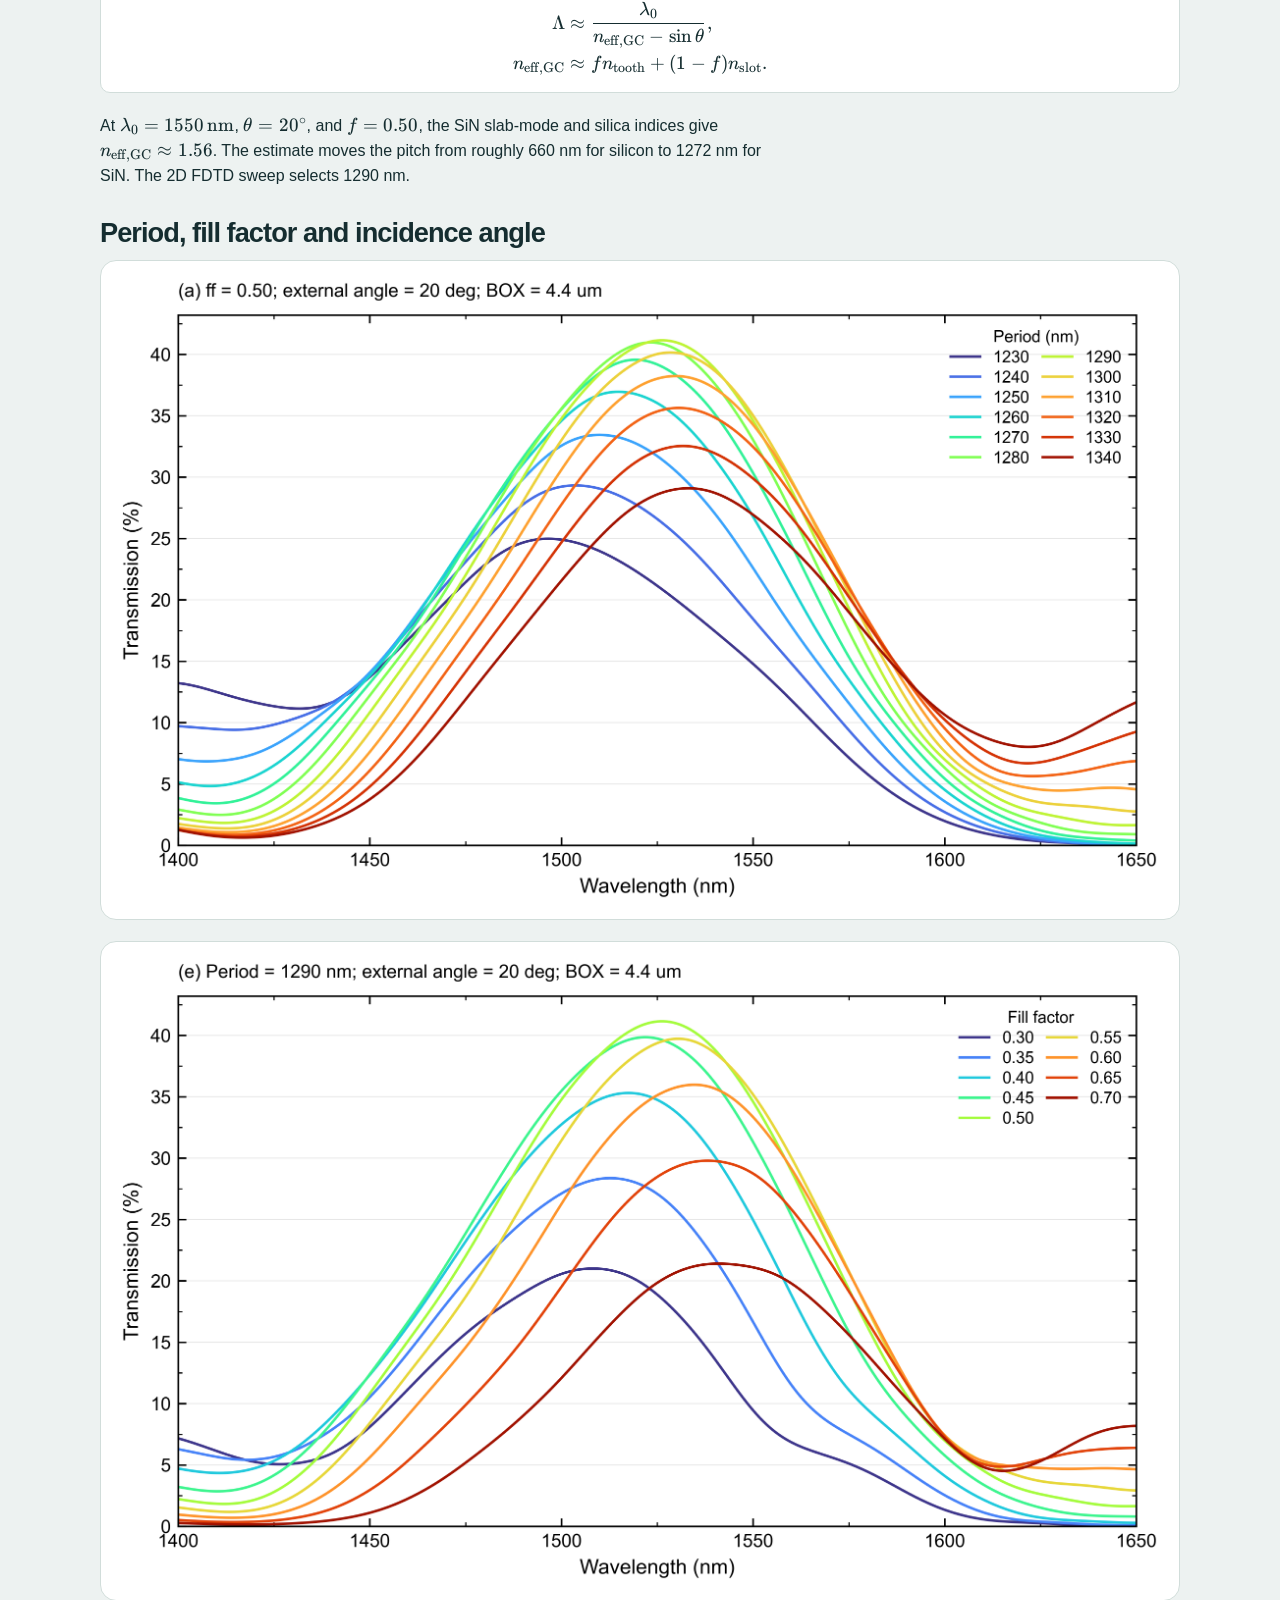
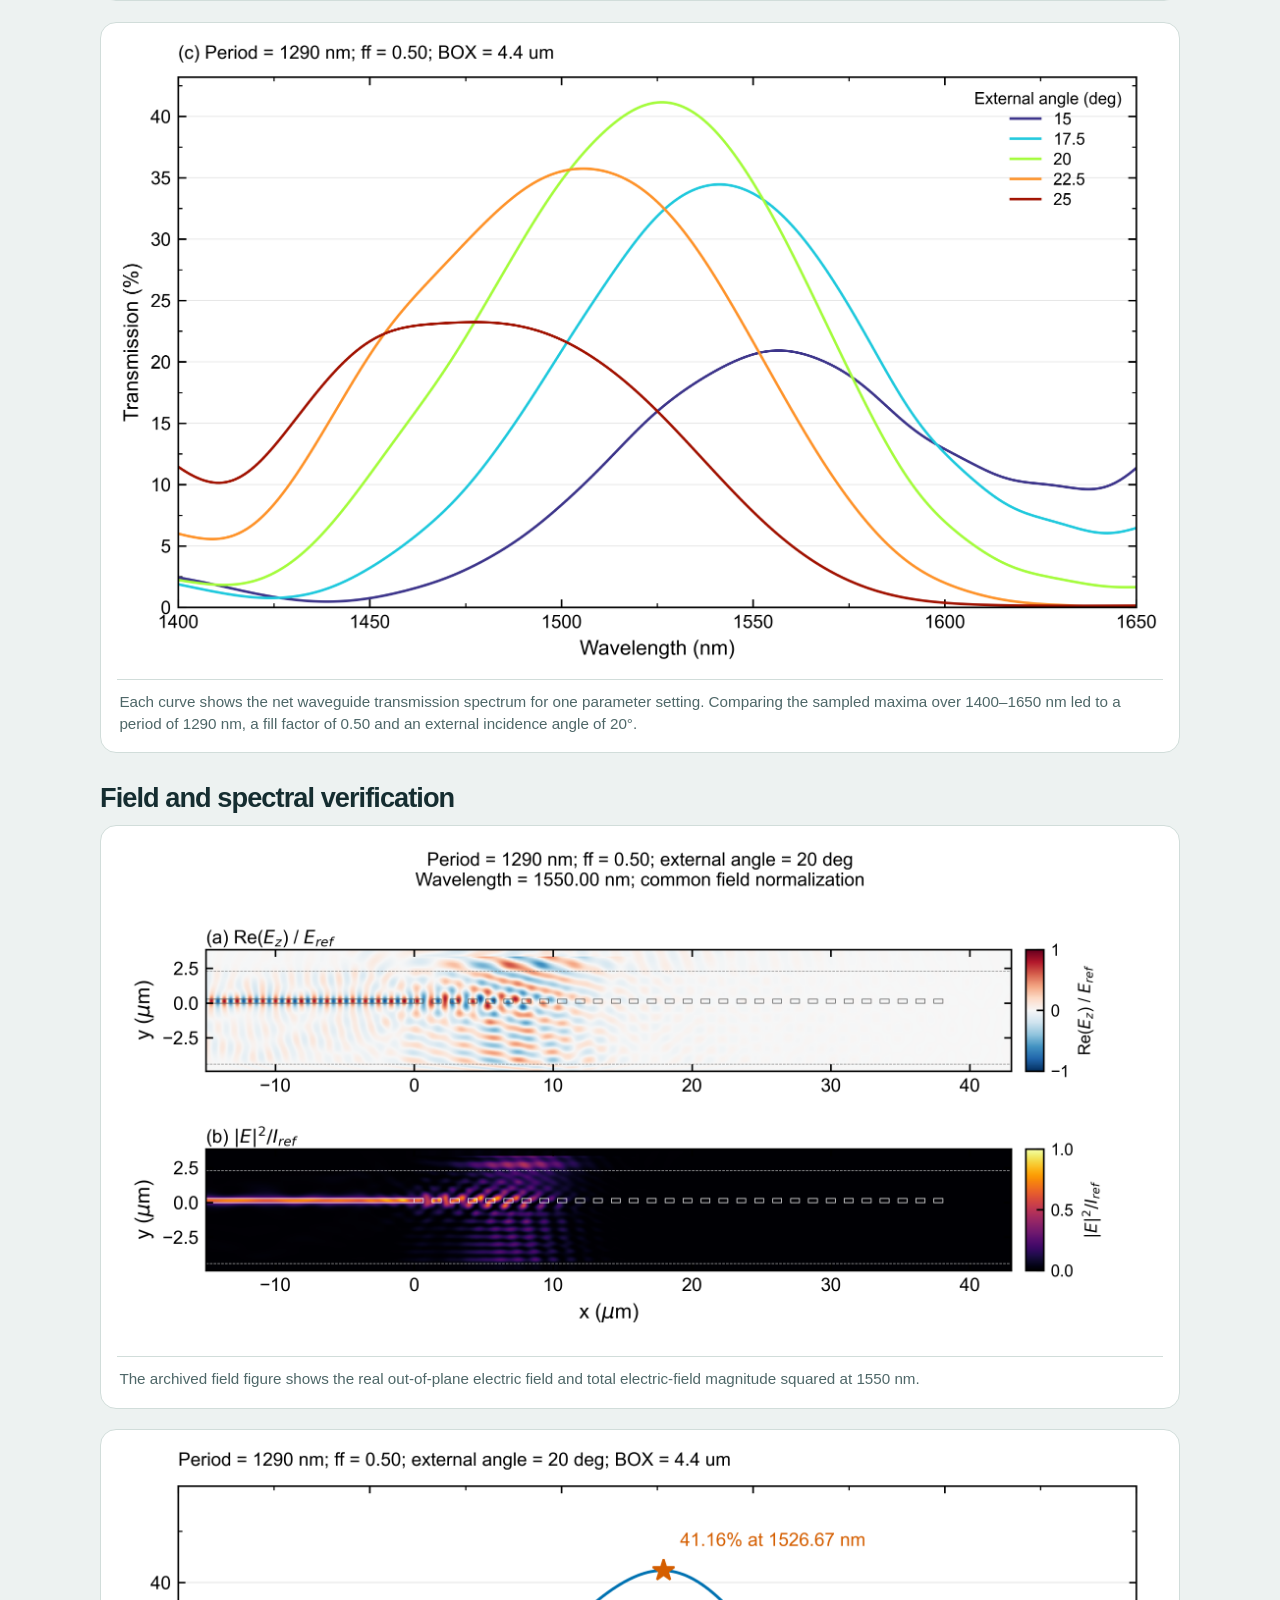
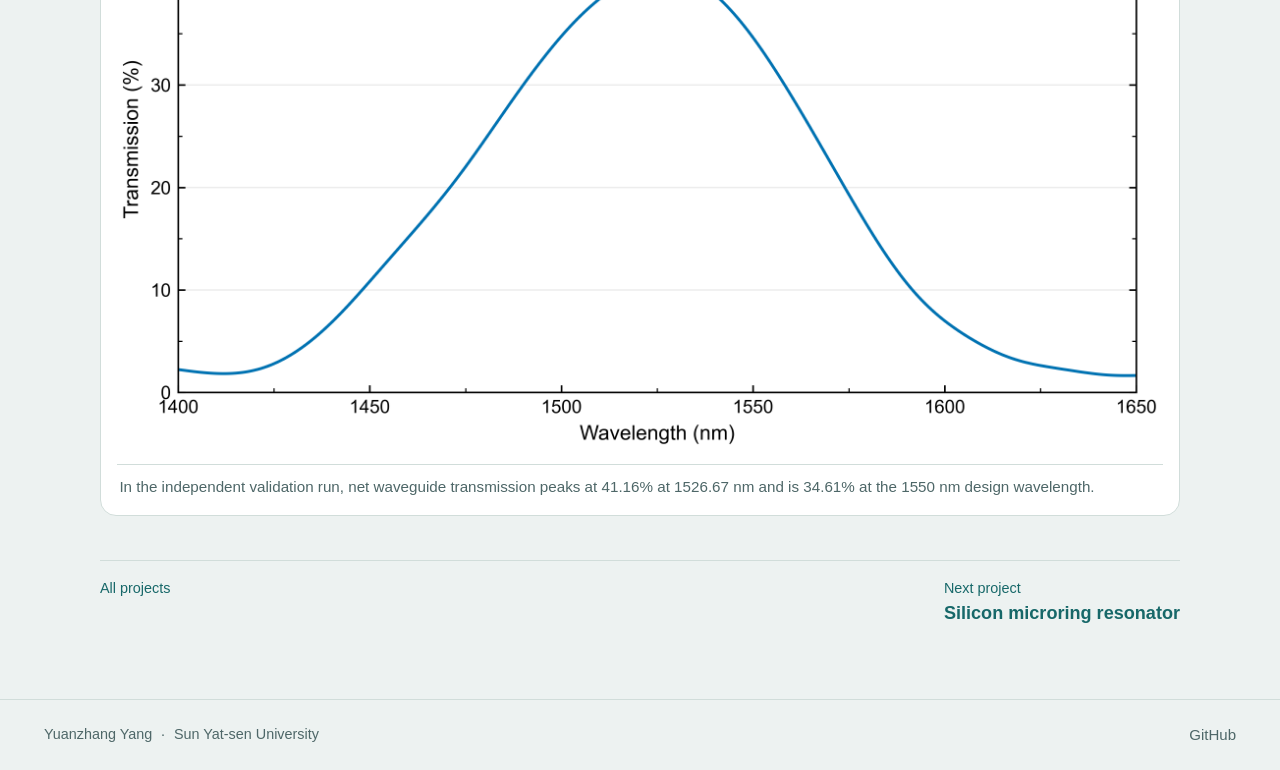
<file: grating_couplers.html>
<!doctype html>
<html lang="en">
<head>
  <meta charset="utf-8">
  <meta name="viewport" content="width=device-width, initial-scale=1">
  <meta name="description" content="From a straight grating to a focusing design at 1550 nm.">
  <meta name="theme-color" content="#eef3f2">
  <title>Grating couplers | Yuanzhang Yang</title>
  <link rel="icon" type="image/svg+xml" href="mark.svg">
  <link rel="stylesheet" href="styles.css">
  <link rel="stylesheet" href="vendor/katex/katex.min.css">
  <script defer src="vendor/katex/katex.min.js"></script>
  <script defer src="vendor/katex/auto-render.min.js"></script>
  <script defer src="math.js"></script>
</head>
<body class="project-page">
  <a class="skip" href="#main">Skip to content</a>
  <header class="header"><div class="wrap header-inner">
    <a class="wordmark" href="index.html"><img src="mark.svg" width="30" height="30" alt=""><span>Yuanzhang Yang</span></a>
    <nav aria-label="Main"><a href="index.html#projects">Projects</a><a href="publications.html">Publications</a><a href="experiments.html">Experiments</a><a href="https://github.com/muyi666111">GitHub</a></nav>
  </div></header>
  <main id="main" class="wrap detail">
  <a class="back" href="index.html#projects">All projects</a>
  <div class="detail-heading"><p class="eyebrow">Silicon &amp; silicon nitride</p><h1>Grating couplers</h1><p class="lede">From a straight grating to a focusing design at 1550 nm.</p></div>
  <article class="research-content"><div class="links"><a href="#designing-a-focusing-and-apodized-silicon-grating-coupler">Silicon design and optimization</a><a href="#silicon-nitride-grating-coupler">SiN parameter scans</a></div>
<h2 id="designing-a-focusing-and-apodized-silicon-grating-coupler">Designing a focusing and apodized silicon grating coupler</h2>
<p>I designed a shallow-etched silicon grating to couple 1550 nm light into a 500 nm waveguide. A lower peak and spectral ripple in the 3D straight-grating model motivated a focusing, apodized design.</p>
<div class="table-wrap"><table><thead><tr><th scope="col">Design and purpose</th><th scope="col">Simulated peak coupling</th><th scope="col">Peak wavelength</th></tr></thead><tbody><tr><td>2D straight grating to establish a starting geometry</td><td>69.2%</td><td>1550 nm</td></tr><tr><td>3D straight grating to test the finite-width device</td><td>40.5%</td><td>About 1560 nm</td></tr><tr><td>3D focusing and apodized grating to recover coupling near the target</td><td>55.5%</td><td>1550 nm</td></tr></tbody></table></div>
<h3 id="electric-field-at-1550-nm">Electric field at 1550 nm</h3>
<figure><a class="figure-link" href="assets/grating_coupler/silicon_focusing_1550.png" aria-label="Longitudinal and plan views of the focusing silicon grating at 1550 nm (full size)"><img loading="lazy" src="assets/grating_coupler/silicon_focusing_1550.png" alt="Longitudinal and plan views of the focusing silicon grating at 1550 nm" width="3348" height="2376"></a><figcaption>3D FDTD field at 1550 nm. The longitudinal section shows the tilted incident field and the guided field. The plan view shows the field narrowing through the taper. Both panels share a normalized Re(E_y) scale.</figcaption></figure>
<h3 id="what-changed-when-i-moved-to-3d">What changed when I moved to 3D</h3>
<figure><a class="figure-link" href="assets/grating_coupler/silicon_2d_straight.png" aria-label="2D straight silicon grating. Reported spectrum and field map (full size)"><img loading="lazy" src="assets/grating_coupler/silicon_2d_straight.png" alt="2D straight silicon grating. Reported spectrum and field map" width="1795" height="719"></a><figcaption>The 2D model has a smooth response near its 1550 nm peak. It is a longitudinal cross-section and omits the finite aperture and lateral spreading. Source is Fig. 3 of the unpublished technical report.</figcaption></figure>
<figure><a class="figure-link" href="assets/grating_coupler/silicon_3d_straight.png" aria-label="3D straight silicon grating. Reported spectrum and field map (full size)"><img loading="lazy" src="assets/grating_coupler/silicon_3d_straight.png" alt="3D straight silicon grating. Reported spectrum and field map" width="1735" height="756"></a><figcaption>The 3D straight grating exhibits visible spectral ripple and a lower peak near 1560 nm. The longitudinal field map contains structure above and below the guide. Source is Fig. 4 of the unpublished technical report.</figcaption></figure>
<p>The archived straight-grating scripts use 654 nm (2D) and 660 nm (3D) periods.</p>
<h3 id="how-i-redesigned-the-grating">How I redesigned the grating</h3>
<p>I curved the grating to focus light toward the taper and varied the period (635–675 nm) and fill factor (0.72–0.41) to tune phase matching and scattering along the grating. The sixteen slots are etched 80 nm into a 220 nm silicon layer.</p>
<figure><a class="figure-link" href="assets/grating_coupler/silicon_3d_focusing.png" aria-label="3D focusing and apodized silicon grating. Reported spectrum and field map (full size)"><img loading="lazy" src="assets/grating_coupler/silicon_3d_focusing.png" alt="3D focusing and apodized silicon grating. Reported spectrum and field map" width="1749" height="751"></a><figcaption>The redesign peaks at 55.5% at 1550 nm, with a 61.05 nm 3 dB bandwidth and less ripple. The two 3D peaks differ by 15.0 percentage points and occur at different wavelengths. Field maps use separate scales. Source is Fig. 5 of the unpublished report.</figcaption></figure>
<div class="links"><a href="https://github.com/muyi666111/Focusing_Apodized_Grating_Coupler">Silicon project report and Lumerical scripts</a></div>
<h3 id="comparison-with-reported-grating-couplers">Comparison with reported grating couplers</h3>
<div class="table-wrap"><table><thead><tr><th scope="col">Coupler</th><th scope="col">Structure or process</th><th scope="col">Simulated peak (dB)</th><th scope="col">Measured peak (dB)</th><th scope="col">Bandwidth</th></tr></thead><tbody><tr><td>SOI + poly-Si overlay [3]</td><td>Deposited overlay</td><td>−1.0</td><td>−1.6</td><td>44 nm (1 dB)</td></tr><tr><td>SOI + Au bottom reflector [4]</td><td>Metal reflector and bonding</td><td>−1.1</td><td>−1.6</td><td>45 nm (1 dB)</td></tr><tr><td>SiN + DBR [5]</td><td>Multilayer reflector</td><td>−2.3</td><td>−2.5</td><td>53 nm (1 dB)</td></tr><tr><td>SiN + SOI grating reflector [6]</td><td>SOI reflector</td><td>−2.3</td><td>−1.3</td><td>80 nm (1 dB)</td></tr><tr><td>Duty-cycle-apodized SOI [7]</td><td>Apodization</td><td>—</td><td>−3.1</td><td>41 nm (1 dB)</td></tr><tr><td>Effective-index-apodized SOI SWG [8]</td><td>Subwavelength grating and apodization</td><td>−2.0</td><td>−2.2</td><td>64 nm (3 dB)</td></tr><tr><td>Dual-etch SOI SWG [9]</td><td>Two etch depths</td><td>−1.1</td><td>−1.3</td><td>52 nm (3 dB)</td></tr><tr><td>Slanted grating [10]</td><td>Slanted etch</td><td>−1.9</td><td>−3.4</td><td>80 nm (3 dB)</td></tr><tr class="this-work"><td>This work</td><td>Single shallow etch on SOI, focusing and apodized</td><td>−2.56</td><td>—</td><td>61.05 nm (3 dB)</td></tr></tbody></table></div>
<p class="group-caption">Values follow Table 1 of the unpublished report. Bracketed numbers follow its reference list. Bandwidths are reported at the drop listed in each row.</p>
<div class="links"><a href="https://github.com/muyi666111/Focusing_Apodized_Grating_Coupler/blob/main/Paper.pdf">Full report and references</a></div>
<h2 id="silicon-nitride-grating-coupler">Silicon nitride grating coupler</h2>
<p>Moving from silicon to SiN changed both the layer and the grating. I switched from a 220 nm silicon layer with an 80 nm partial etch to a 300 nm SiN layer with a full etch. The lower effective index called for a longer period at the same target wavelength and external incidence angle.</p>
<p>The FDTD model uses a 4.4 µm buried oxide. <a href="assets/grating_coupler/sin_cross_section.png">Layer-stack schematic</a></p>
<p>I estimated the pitch using first-order phase matching. For the external angle in air, the grating index can be approximated by a fill-factor-weighted average of the tooth and slot indices.</p>
<div class="math-display">$$
\begin{aligned}
\Lambda &amp;\approx \frac{\lambda_0}{n_{\mathrm{eff,GC}}-\sin\theta},\\
n_{\mathrm{eff,GC}} &amp;\approx f n_{\mathrm{tooth}} + (1-f)n_{\mathrm{slot}}.
\end{aligned}
$$</div>
<p>At \(\lambda_0=1550\,\mathrm{nm}\), \(\theta=20^\circ\), and \(f=0.50\), the SiN slab-mode and silica indices give \(n_{\mathrm{eff,GC}}\approx1.56\). The estimate moves the pitch from roughly 660 nm for silicon to 1272 nm for SiN. The 2D FDTD sweep selects 1290 nm.</p>
<h3 id="period-fill-factor-and-incidence-angle">Period, fill factor and incidence angle</h3>
<figure><a class="figure-link" href="assets/grating_coupler/Period_spectra_1400_1650.png" aria-label="Original SiN transmission spectra for the period sweep (full size)"><img loading="lazy" src="assets/grating_coupler/Period_spectra_1400_1650.png" alt="Original SiN transmission spectra for the period sweep" width="4260" height="2550"></a></figure>
<figure><a class="figure-link" href="assets/grating_coupler/FillFactor_spectra_1400_1650.png" aria-label="Original SiN transmission spectra for the fill factor sweep (full size)"><img loading="lazy" src="assets/grating_coupler/FillFactor_spectra_1400_1650.png" alt="Original SiN transmission spectra for the fill factor sweep" width="4260" height="2550"></a></figure>
<figure><a class="figure-link" href="assets/grating_coupler/Angle_spectra_1400_1650.png" aria-label="Original SiN transmission spectra for the incidence angle sweep (full size)"><img loading="lazy" src="assets/grating_coupler/Angle_spectra_1400_1650.png" alt="Original SiN transmission spectra for the incidence angle sweep" width="4260" height="2550"></a><figcaption>Each curve shows the net waveguide transmission spectrum for one parameter setting. Comparing the sampled maxima over 1400–1650 nm led to a period of 1290 nm, a fill factor of 0.50 and an external incidence angle of 20°.</figcaption></figure>
<h3 id="field-and-spectral-verification">Field and spectral verification</h3>
<figure><a class="figure-link" href="assets/grating_coupler/sin_archive_field_1550.png" aria-label="Original SiN grating field maps at 1550 nm (full size)"><img loading="lazy" src="assets/grating_coupler/sin_archive_field_1550.png" alt="Original SiN grating field maps at 1550 nm" width="4260" height="2040"></a><figcaption>The archived field figure shows the real out-of-plane electric field and total electric-field magnitude squared at 1550 nm.</figcaption></figure>
<figure><a class="figure-link" href="assets/grating_coupler/sin_spectrum.png" aria-label="Original SiN grating transmission spectrum (full size)"><img loading="lazy" src="assets/grating_coupler/sin_spectrum.png" alt="Original SiN grating transmission spectrum" width="4260" height="2460"></a><figcaption>In the independent validation run, net waveguide transmission peaks at 41.16% at 1526.67 nm and is 34.61% at the 1550 nm design wavelength.</figcaption></figure></article>
  <nav class="next" aria-label="Project navigation"><a href="index.html#projects">All projects</a><a href="microring.html">Next project <strong>Silicon microring resonator</strong></a></nav>
</main>
  <footer class="footer"><div class="wrap footer-inner"><p>Yuanzhang Yang <span>·</span> Sun Yat-sen University</p><a href="https://github.com/muyi666111">GitHub</a></div></footer>
</body>
</html>
</file>
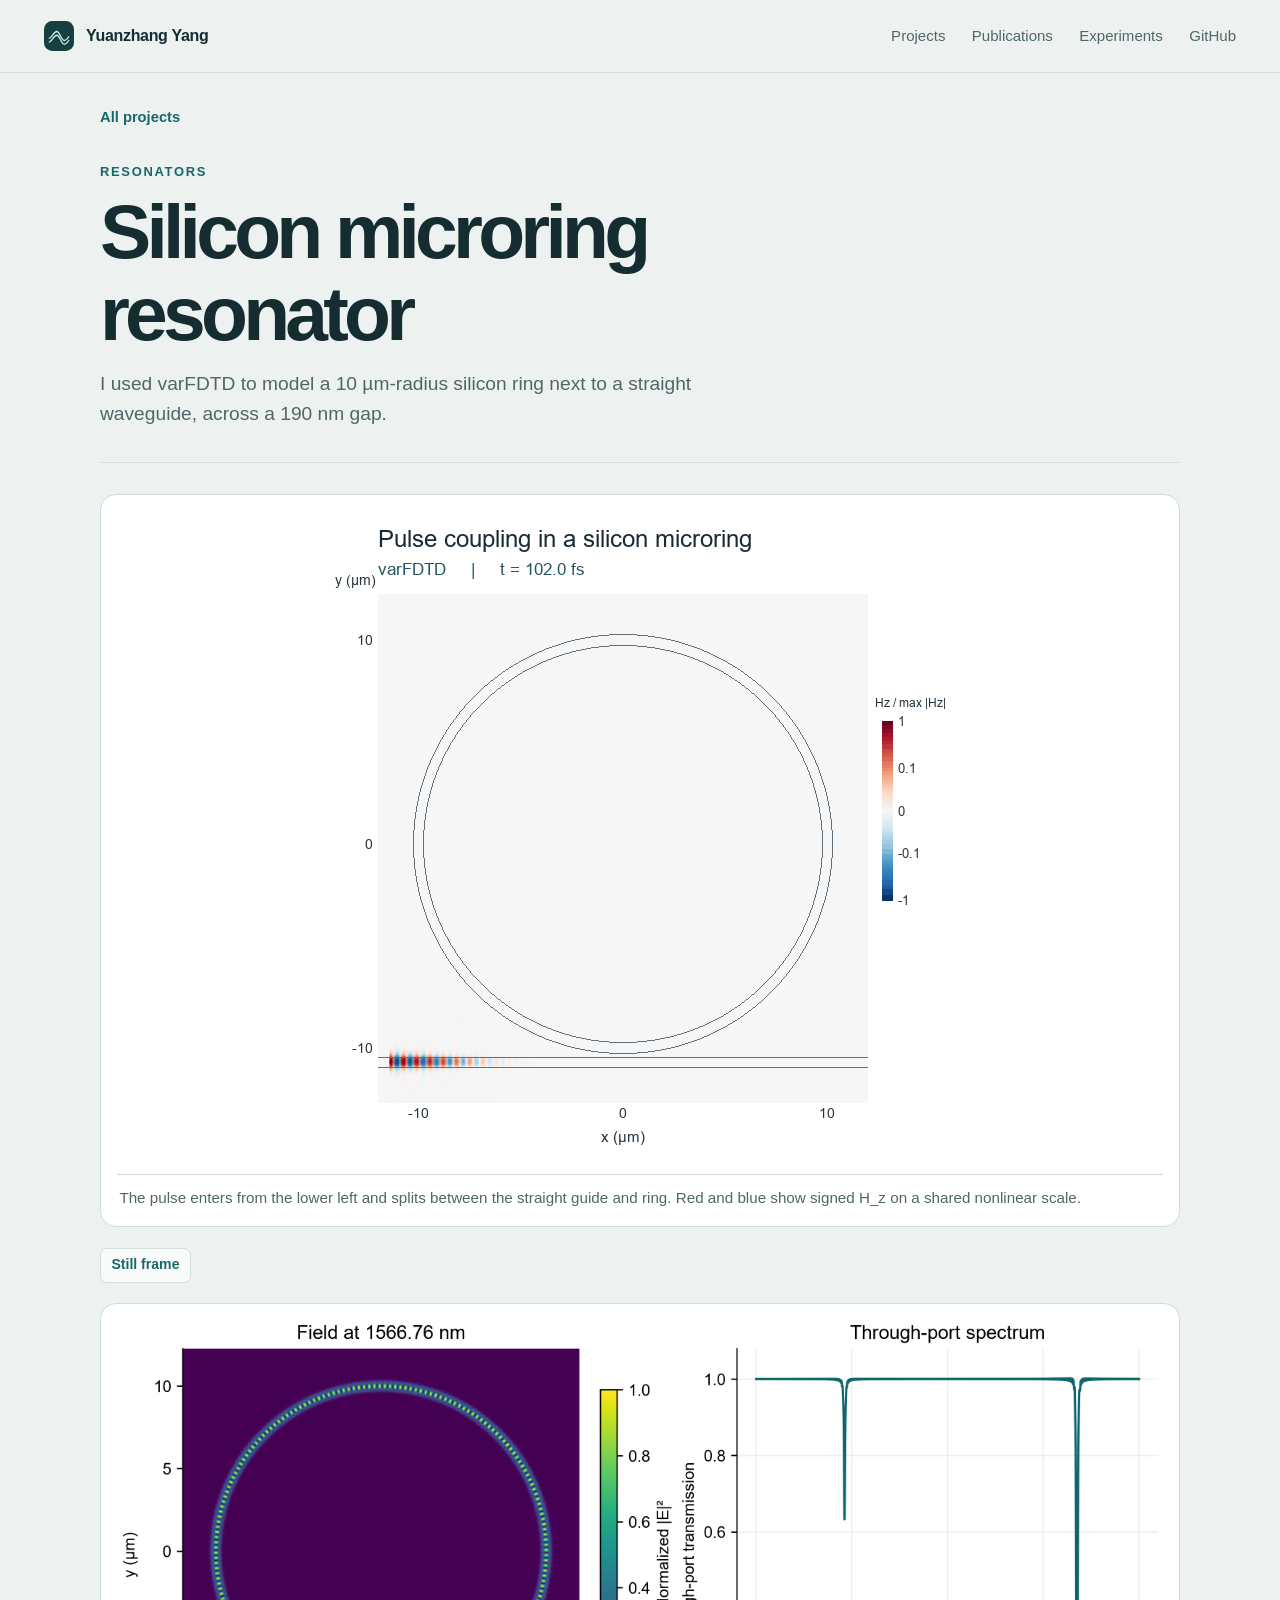
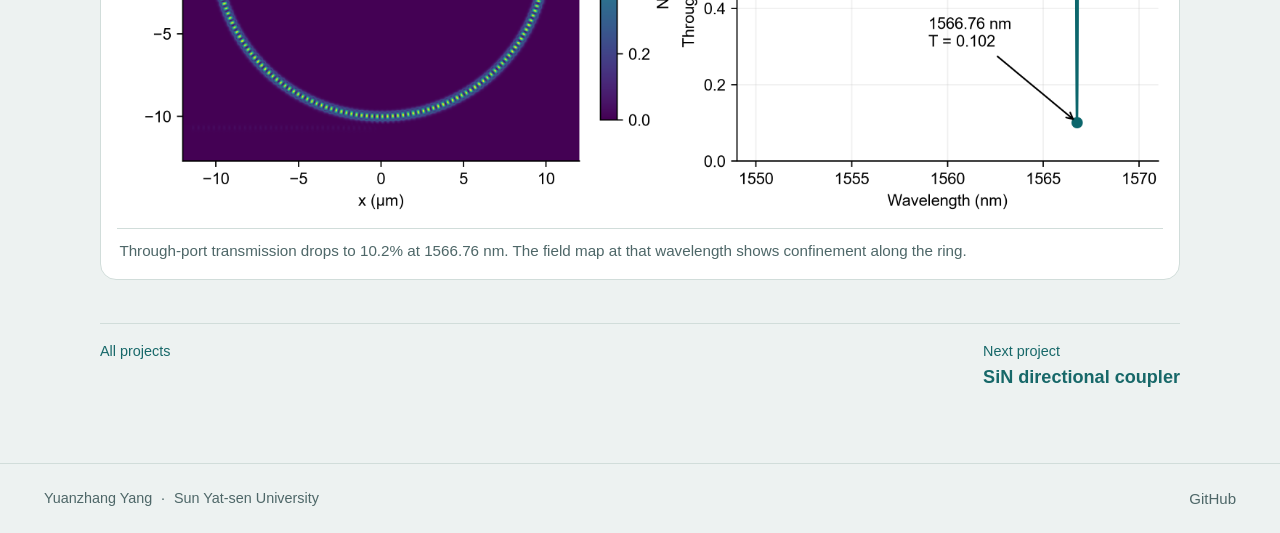
<file: microring.html>
<!doctype html>
<html lang="en">
<head>
  <meta charset="utf-8">
  <meta name="viewport" content="width=device-width, initial-scale=1">
  <meta name="description" content="A time-domain view of a pulse coupling into a ring.">
  <meta name="theme-color" content="#eef3f2">
  <title>Silicon microring resonator | Yuanzhang Yang</title>
  <link rel="icon" type="image/svg+xml" href="mark.svg">
  <link rel="stylesheet" href="styles.css">
</head>
<body class="project-page">
  <a class="skip" href="#main">Skip to content</a>
  <header class="header"><div class="wrap header-inner">
    <a class="wordmark" href="index.html"><img src="mark.svg" width="30" height="30" alt=""><span>Yuanzhang Yang</span></a>
    <nav aria-label="Main"><a href="index.html#projects">Projects</a><a href="publications.html">Publications</a><a href="experiments.html">Experiments</a><a href="https://github.com/muyi666111">GitHub</a></nav>
  </div></header>
  <main id="main" class="wrap detail">
  <a class="back" href="index.html#projects">All projects</a>
  <div class="detail-heading"><p class="eyebrow">Resonators</p><h1>Silicon microring resonator</h1><p class="lede">I used varFDTD to model a 10 µm-radius silicon ring next to a straight waveguide, across a 190 nm gap.</p></div>
  <article class="research-content"><figure><picture><source media="(prefers-reduced-motion: reduce)" srcset="assets/microring/time_preview.png"><img class="motion" src="assets/microring/time_domain.gif" alt="Simulated pulse coupling in a silicon microring" width="620" height="650"></picture><figcaption>The pulse enters from the lower left and splits between the straight guide and ring. Red and blue show signed H_z on a shared nonlinear scale.</figcaption></figure>
<div class="links"><a href="assets/microring/time_preview.png">Still frame</a></div>
<figure><a class="figure-link" href="assets/microring/resonance.png" aria-label="Resonant field and through-port spectrum (full size)"><img loading="lazy" src="assets/microring/resonance.png" alt="Resonant field and through-port spectrum" width="2880" height="1360"></a><figcaption>Through-port transmission drops to 10.2% at 1566.76 nm. The field map at that wavelength shows confinement along the ring.</figcaption></figure></article>
  <nav class="next" aria-label="Project navigation"><a href="index.html#projects">All projects</a><a href="directional_coupler.html">Next project <strong>SiN directional coupler</strong></a></nav>
</main>
  <footer class="footer"><div class="wrap footer-inner"><p>Yuanzhang Yang <span>·</span> Sun Yat-sen University</p><a href="https://github.com/muyi666111">GitHub</a></div></footer>
</body>
</html>
</file>
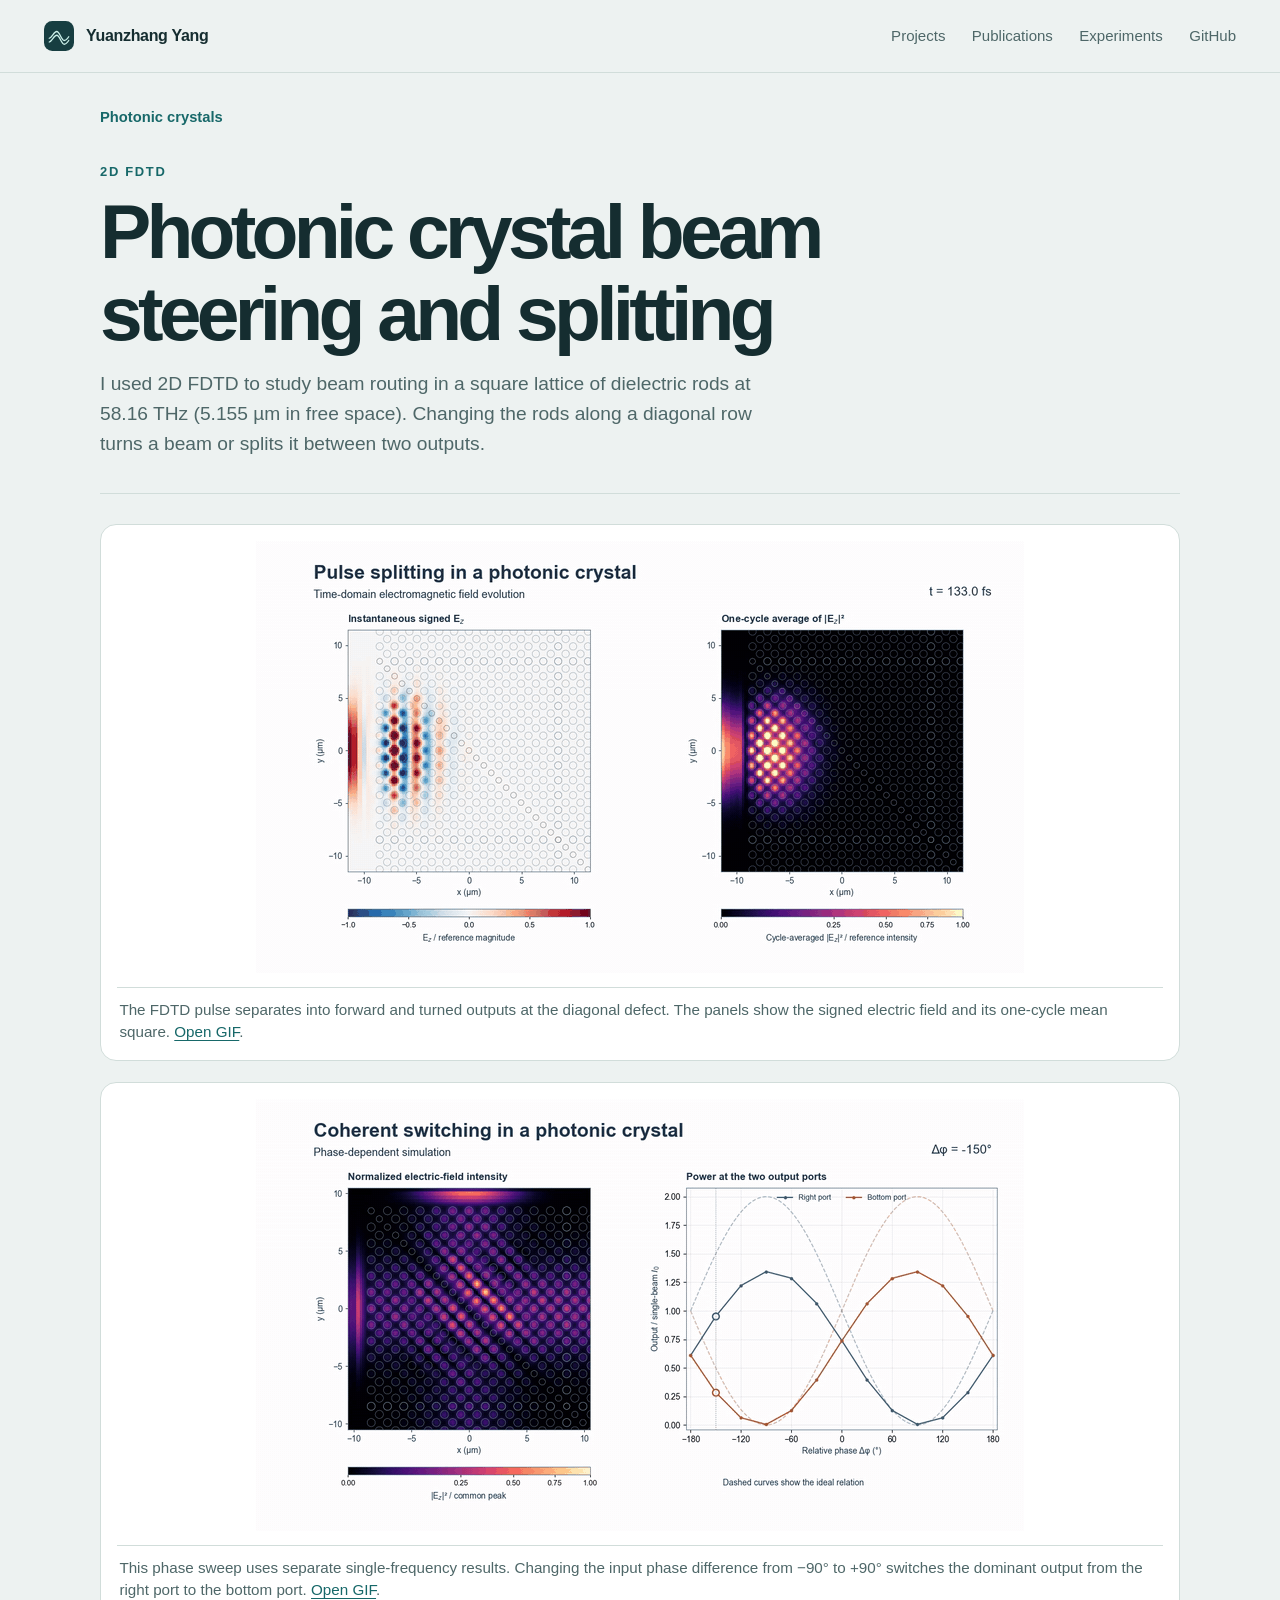
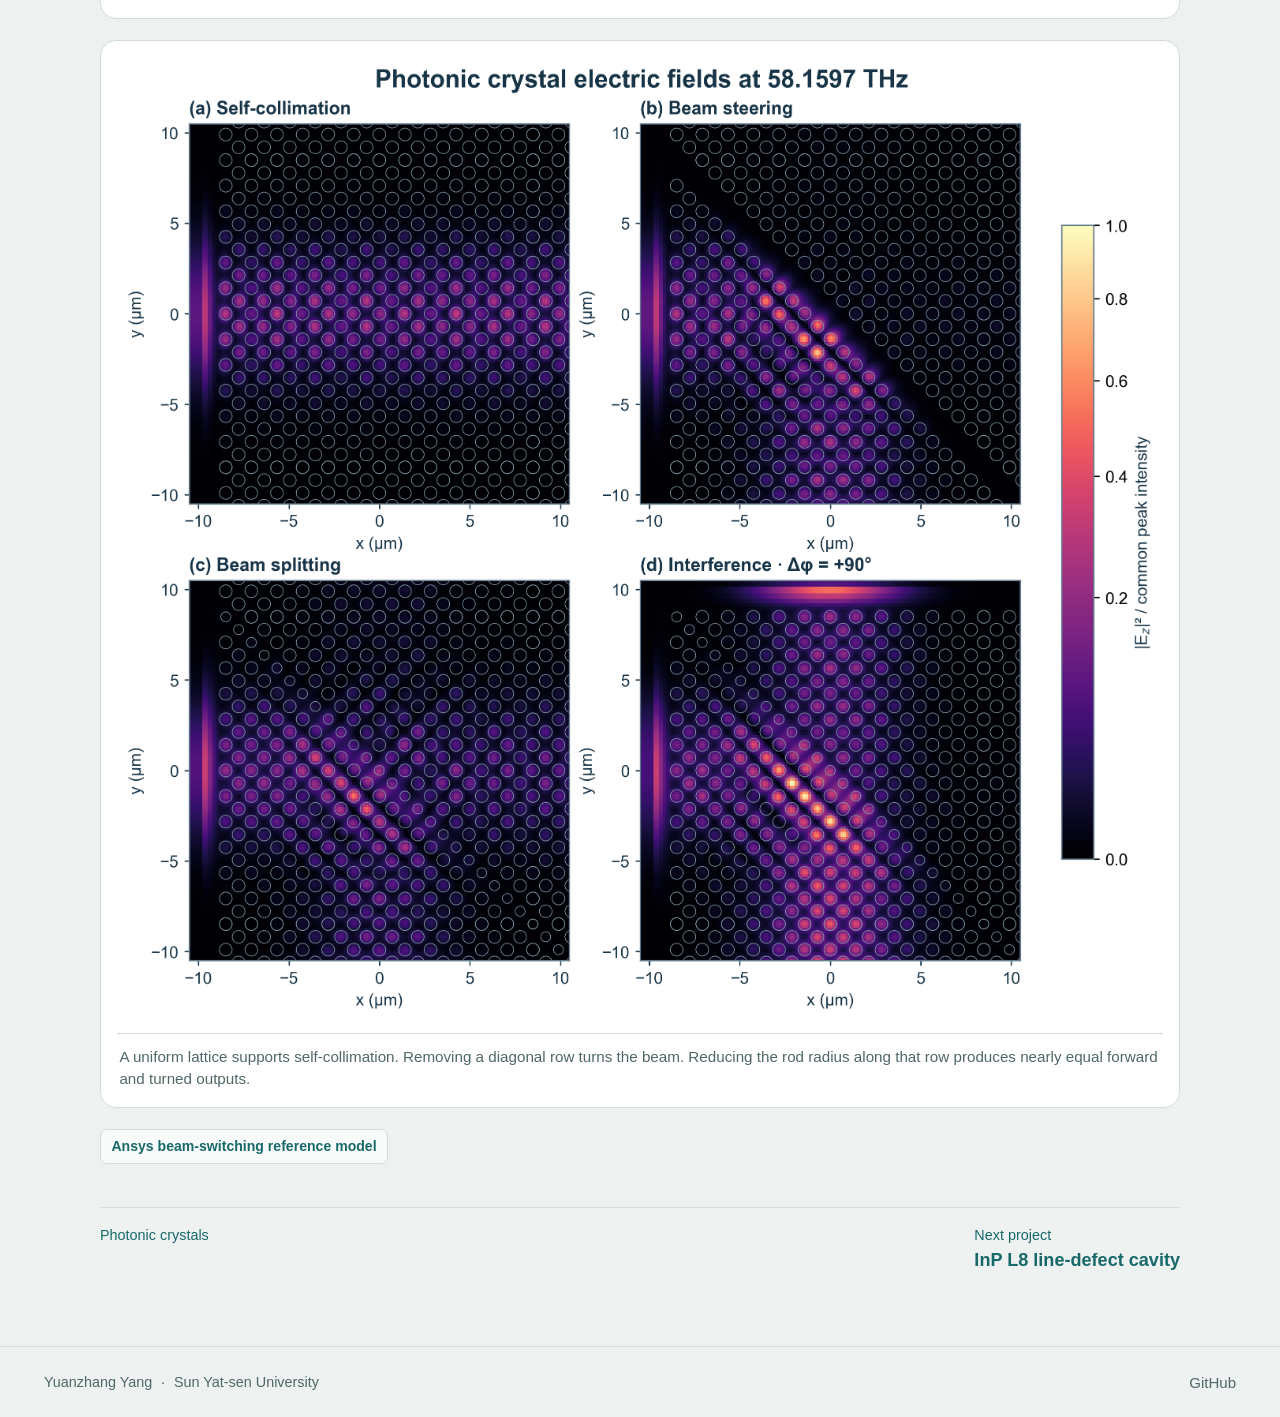
<file: photonic_crystal_beam.html>
<!doctype html>
<html lang="en">
<head>
  <meta charset="utf-8">
  <meta name="viewport" content="width=device-width, initial-scale=1">
  <meta name="description" content="Changing the output with a line defect or input phase.">
  <meta name="theme-color" content="#eef3f2">
  <title>Photonic crystal beam steering and splitting | Yuanzhang Yang</title>
  <link rel="icon" type="image/svg+xml" href="mark.svg">
  <link rel="stylesheet" href="styles.css">
</head>
<body class="project-page">
  <a class="skip" href="#main">Skip to content</a>
  <header class="header"><div class="wrap header-inner">
    <a class="wordmark" href="index.html"><img src="mark.svg" width="30" height="30" alt=""><span>Yuanzhang Yang</span></a>
    <nav aria-label="Main"><a href="index.html#projects">Projects</a><a href="publications.html">Publications</a><a href="experiments.html">Experiments</a><a href="https://github.com/muyi666111">GitHub</a></nav>
  </div></header>
  <main id="main" class="wrap detail">
  <a class="back" href="photonic_crystals.html">Photonic crystals</a>
  <div class="detail-heading"><p class="eyebrow">2D FDTD</p><h1>Photonic crystal beam steering and splitting</h1><p class="lede">I used 2D FDTD to study beam routing in a square lattice of dielectric rods at 58.16 THz (5.155 µm in free space). Changing the rods along a diagonal row turns a beam or splits it between two outputs.</p></div>
  <article class="research-content"><figure><a href="assets/photonic_crystal/beam/animation_C_splitting.gif" aria-label="Time-domain electric field of a pulse splitting at the line defect (open GIF)"><img class="motion" src="assets/photonic_crystal/beam/animation_C_splitting.gif" alt="Time-domain electric field of a pulse splitting at the line defect" width="768" height="432"></a><figcaption>The FDTD pulse separates into forward and turned outputs at the diagonal defect. The panels show the signed electric field and its one-cycle mean square. <a href="assets/photonic_crystal/beam/animation_C_splitting.gif">Open GIF</a>.</figcaption></figure>
<figure><a href="assets/photonic_crystal/beam/animation_phase_scan.gif" aria-label="Field and output powers as the phase difference between two inputs changes (open GIF)"><img class="motion" src="assets/photonic_crystal/beam/animation_phase_scan.gif" alt="Field and output powers as the phase difference between two inputs changes" width="768" height="432"></a><figcaption>This phase sweep uses separate single-frequency results. Changing the input phase difference from −90° to +90° switches the dominant output from the right port to the bottom port. <a href="assets/photonic_crystal/beam/animation_phase_scan.gif">Open GIF</a>.</figcaption></figure>
<figure><a class="figure-link" href="assets/photonic_crystal/beam/figure_02_fields_intensity.png" aria-label="Common-scale intensity maps for self-collimation, steering, splitting, and coherent switching (full size)"><img loading="lazy" src="assets/photonic_crystal/beam/figure_02_fields_intensity.png" alt="Common-scale intensity maps for self-collimation, steering, splitting, and coherent switching" width="2651" height="2440"></a><figcaption>A uniform lattice supports self-collimation. Removing a diagonal row turns the beam. Reducing the rod radius along that row produces nearly equal forward and turned outputs.</figcaption></figure>
<div class="links"><a href="https://optics.ansys.com/hc/en-us/articles/360042039253-Photonic-crystal-optical-switch-using-line-defects">Ansys beam-switching reference model</a></div></article>
  <nav class="next" aria-label="Project navigation"><a href="photonic_crystals.html">Photonic crystals</a><a href="photonic_crystal_cavity.html">Next project <strong>InP L8 line-defect cavity</strong></a></nav>
</main>
  <footer class="footer"><div class="wrap footer-inner"><p>Yuanzhang Yang <span>·</span> Sun Yat-sen University</p><a href="https://github.com/muyi666111">GitHub</a></div></footer>
</body>
</html>
</file>
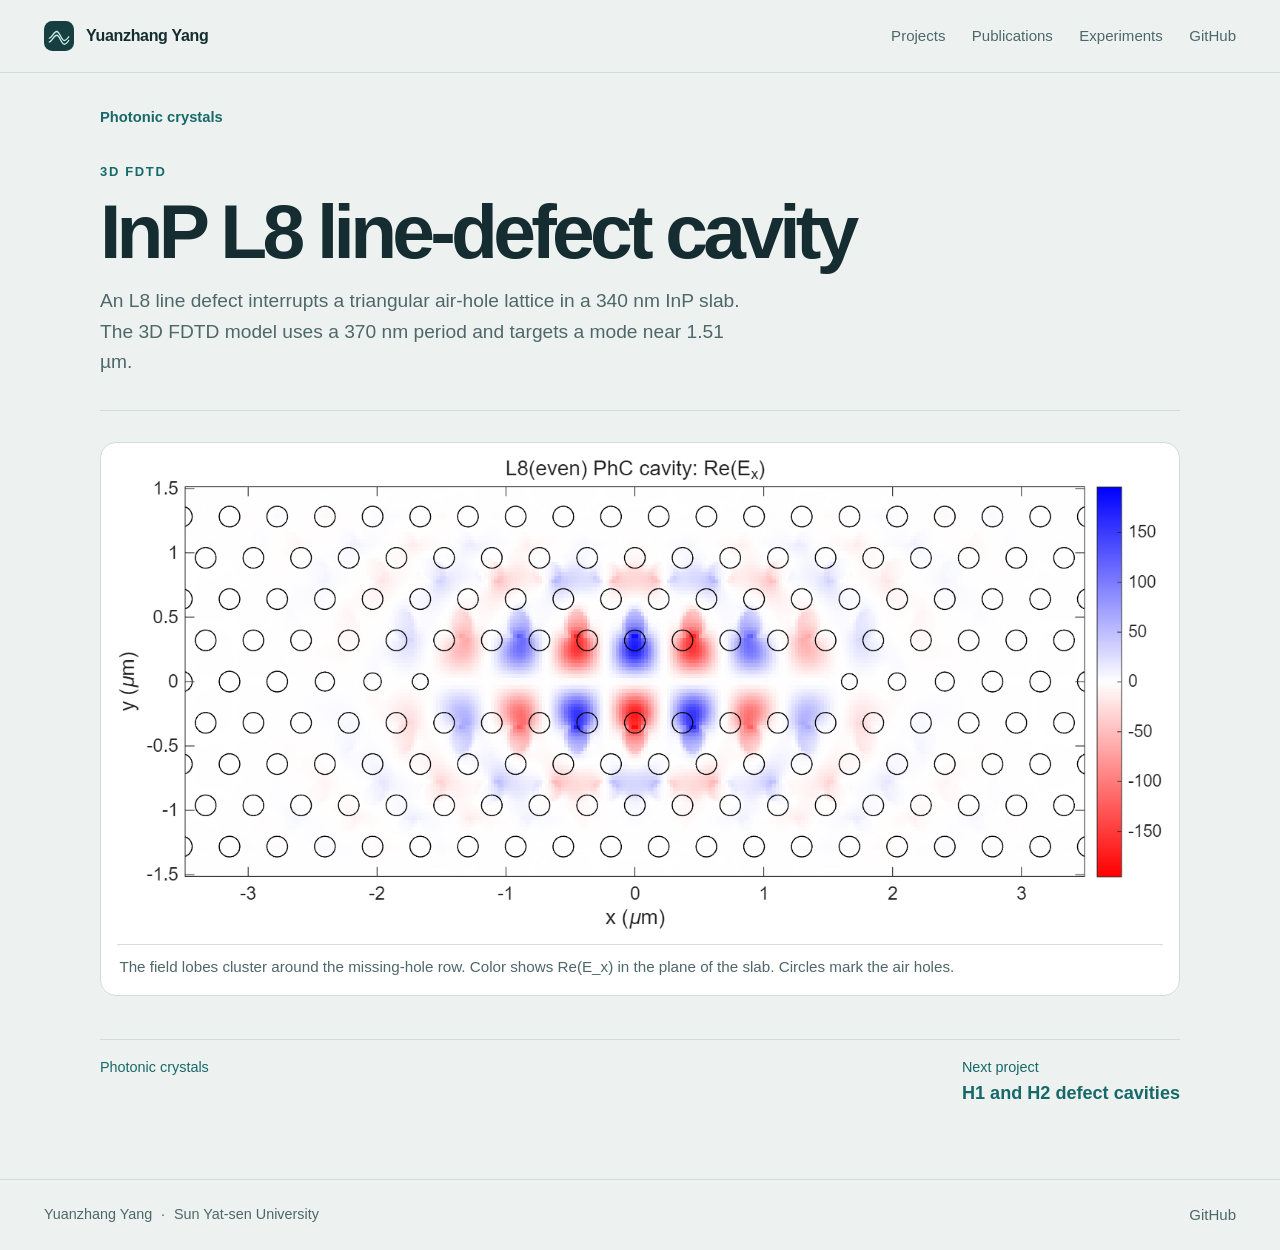
<file: photonic_crystal_cavity.html>
<!doctype html>
<html lang="en">
<head>
  <meta charset="utf-8">
  <meta name="viewport" content="width=device-width, initial-scale=1">
  <meta name="description" content="Field confinement around a missing row of holes.">
  <meta name="theme-color" content="#eef3f2">
  <title>InP L8 line-defect cavity | Yuanzhang Yang</title>
  <link rel="icon" type="image/svg+xml" href="mark.svg">
  <link rel="stylesheet" href="styles.css">
</head>
<body class="project-page">
  <a class="skip" href="#main">Skip to content</a>
  <header class="header"><div class="wrap header-inner">
    <a class="wordmark" href="index.html"><img src="mark.svg" width="30" height="30" alt=""><span>Yuanzhang Yang</span></a>
    <nav aria-label="Main"><a href="index.html#projects">Projects</a><a href="publications.html">Publications</a><a href="experiments.html">Experiments</a><a href="https://github.com/muyi666111">GitHub</a></nav>
  </div></header>
  <main id="main" class="wrap detail">
  <a class="back" href="photonic_crystals.html">Photonic crystals</a>
  <div class="detail-heading"><p class="eyebrow">3D FDTD</p><h1>InP L8 line-defect cavity</h1><p class="lede">An L8 line defect interrupts a triangular air-hole lattice in a 340 nm InP slab. The 3D FDTD model uses a 370 nm period and targets a mode near 1.51 µm.</p></div>
  <article class="research-content"><figure><a class="figure-link" href="assets/photonic_crystal/l8_ex_field.png" aria-label="Simulated in-plane L8 cavity field with the air-hole lattice marked (full size)"><img loading="lazy" src="assets/photonic_crystal/l8_ex_field.png" alt="Simulated in-plane L8 cavity field with the air-hole lattice marked" width="1413" height="637"></a><figcaption>The field lobes cluster around the missing-hole row. Color shows Re(E_x) in the plane of the slab. Circles mark the air holes.</figcaption></figure></article>
  <nav class="next" aria-label="Project navigation"><a href="photonic_crystals.html">Photonic crystals</a><a href="photonic_crystal_h1_h2.html">Next project <strong>H1 and H2 defect cavities</strong></a></nav>
</main>
  <footer class="footer"><div class="wrap footer-inner"><p>Yuanzhang Yang <span>·</span> Sun Yat-sen University</p><a href="https://github.com/muyi666111">GitHub</a></div></footer>
</body>
</html>
</file>
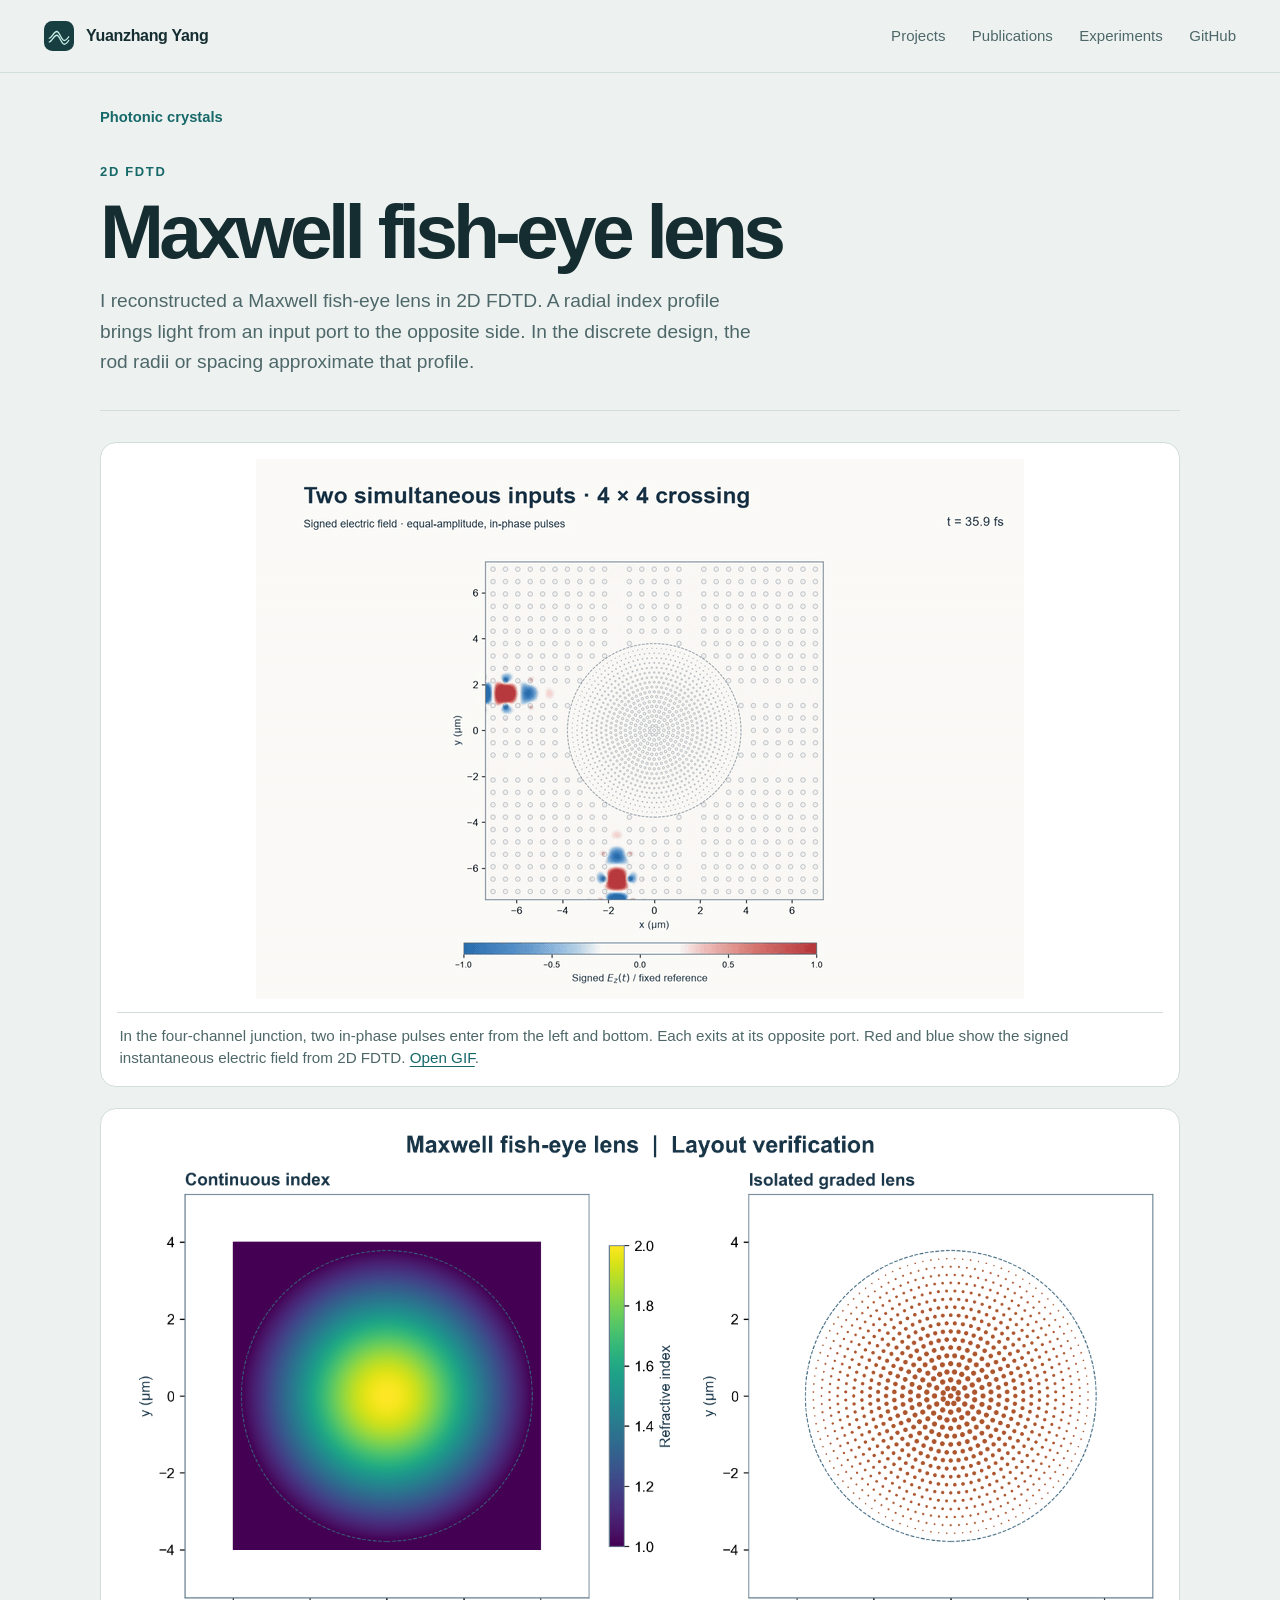
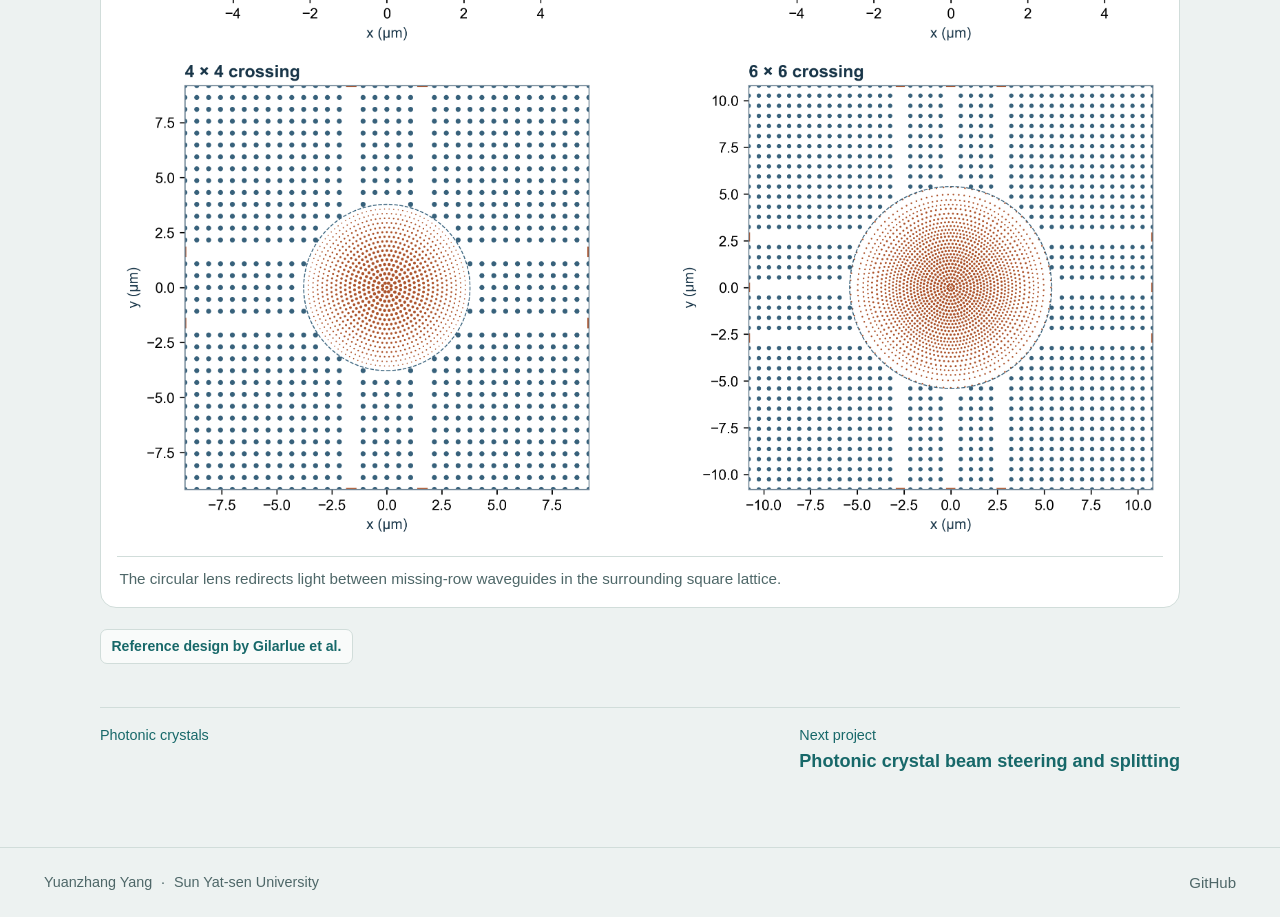
<file: photonic_crystal_fisheye.html>
<!doctype html>
<html lang="en">
<head>
  <meta charset="utf-8">
  <meta name="viewport" content="width=device-width, initial-scale=1">
  <meta name="description" content="Routing waveguide inputs to opposite ports.">
  <meta name="theme-color" content="#eef3f2">
  <title>Maxwell fish-eye lens | Yuanzhang Yang</title>
  <link rel="icon" type="image/svg+xml" href="mark.svg">
  <link rel="stylesheet" href="styles.css">
</head>
<body class="project-page">
  <a class="skip" href="#main">Skip to content</a>
  <header class="header"><div class="wrap header-inner">
    <a class="wordmark" href="index.html"><img src="mark.svg" width="30" height="30" alt=""><span>Yuanzhang Yang</span></a>
    <nav aria-label="Main"><a href="index.html#projects">Projects</a><a href="publications.html">Publications</a><a href="experiments.html">Experiments</a><a href="https://github.com/muyi666111">GitHub</a></nav>
  </div></header>
  <main id="main" class="wrap detail">
  <a class="back" href="photonic_crystals.html">Photonic crystals</a>
  <div class="detail-heading"><p class="eyebrow">2D FDTD</p><h1>Maxwell fish-eye lens</h1><p class="lede">I reconstructed a Maxwell fish-eye lens in 2D FDTD. A radial index profile brings light from an input port to the opposite side. In the discrete design, the rod radii or spacing approximate that profile.</p></div>
  <article class="research-content"><figure><a href="assets/photonic_crystal/fisheye/dual_input.gif" aria-label="Two simultaneous inputs cross the four-channel Maxwell fish-eye lens (open GIF)"><img class="motion" src="assets/photonic_crystal/fisheye/dual_input.gif" alt="Two simultaneous inputs cross the four-channel Maxwell fish-eye lens" width="768" height="540"></a><figcaption>In the four-channel junction, two in-phase pulses enter from the left and bottom. Each exits at its opposite port. Red and blue show the signed instantaneous electric field from 2D FDTD. <a href="assets/photonic_crystal/fisheye/dual_input.gif">Open GIF</a>.</figcaption></figure>
<figure><a class="figure-link" href="assets/photonic_crystal/fisheye/geometry.png" aria-label="Continuous and discrete lens layouts with four- and six-channel junctions (full size)"><img loading="lazy" src="assets/photonic_crystal/fisheye/geometry.png" alt="Continuous and discrete lens layouts with four- and six-channel junctions" width="3037" height="2954"></a><figcaption>The circular lens redirects light between missing-row waveguides in the surrounding square lattice.</figcaption></figure>
<div class="links"><a href="https://doi.org/10.1016/j.photonics.2018.08.001">Reference design by Gilarlue et al.</a></div></article>
  <nav class="next" aria-label="Project navigation"><a href="photonic_crystals.html">Photonic crystals</a><a href="photonic_crystal_beam.html">Next project <strong>Photonic crystal beam steering and splitting</strong></a></nav>
</main>
  <footer class="footer"><div class="wrap footer-inner"><p>Yuanzhang Yang <span>·</span> Sun Yat-sen University</p><a href="https://github.com/muyi666111">GitHub</a></div></footer>
</body>
</html>
</file>
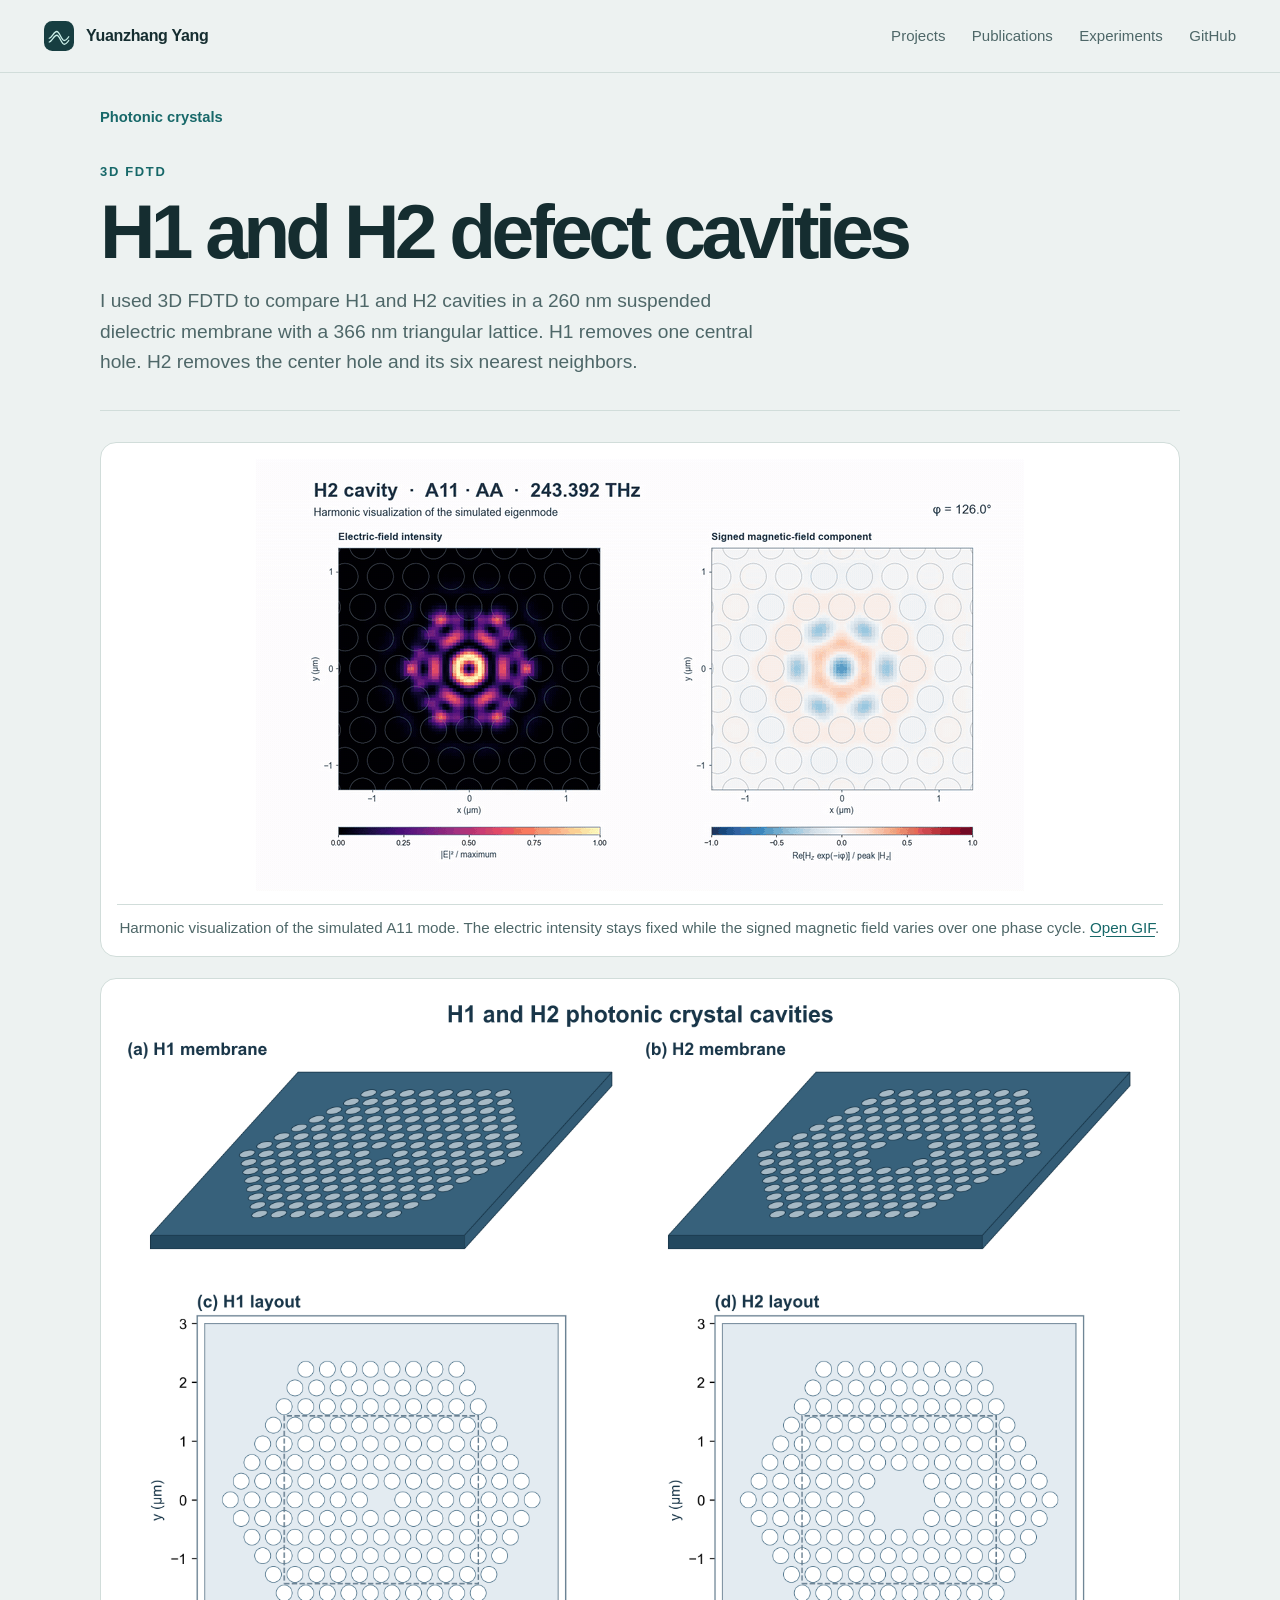
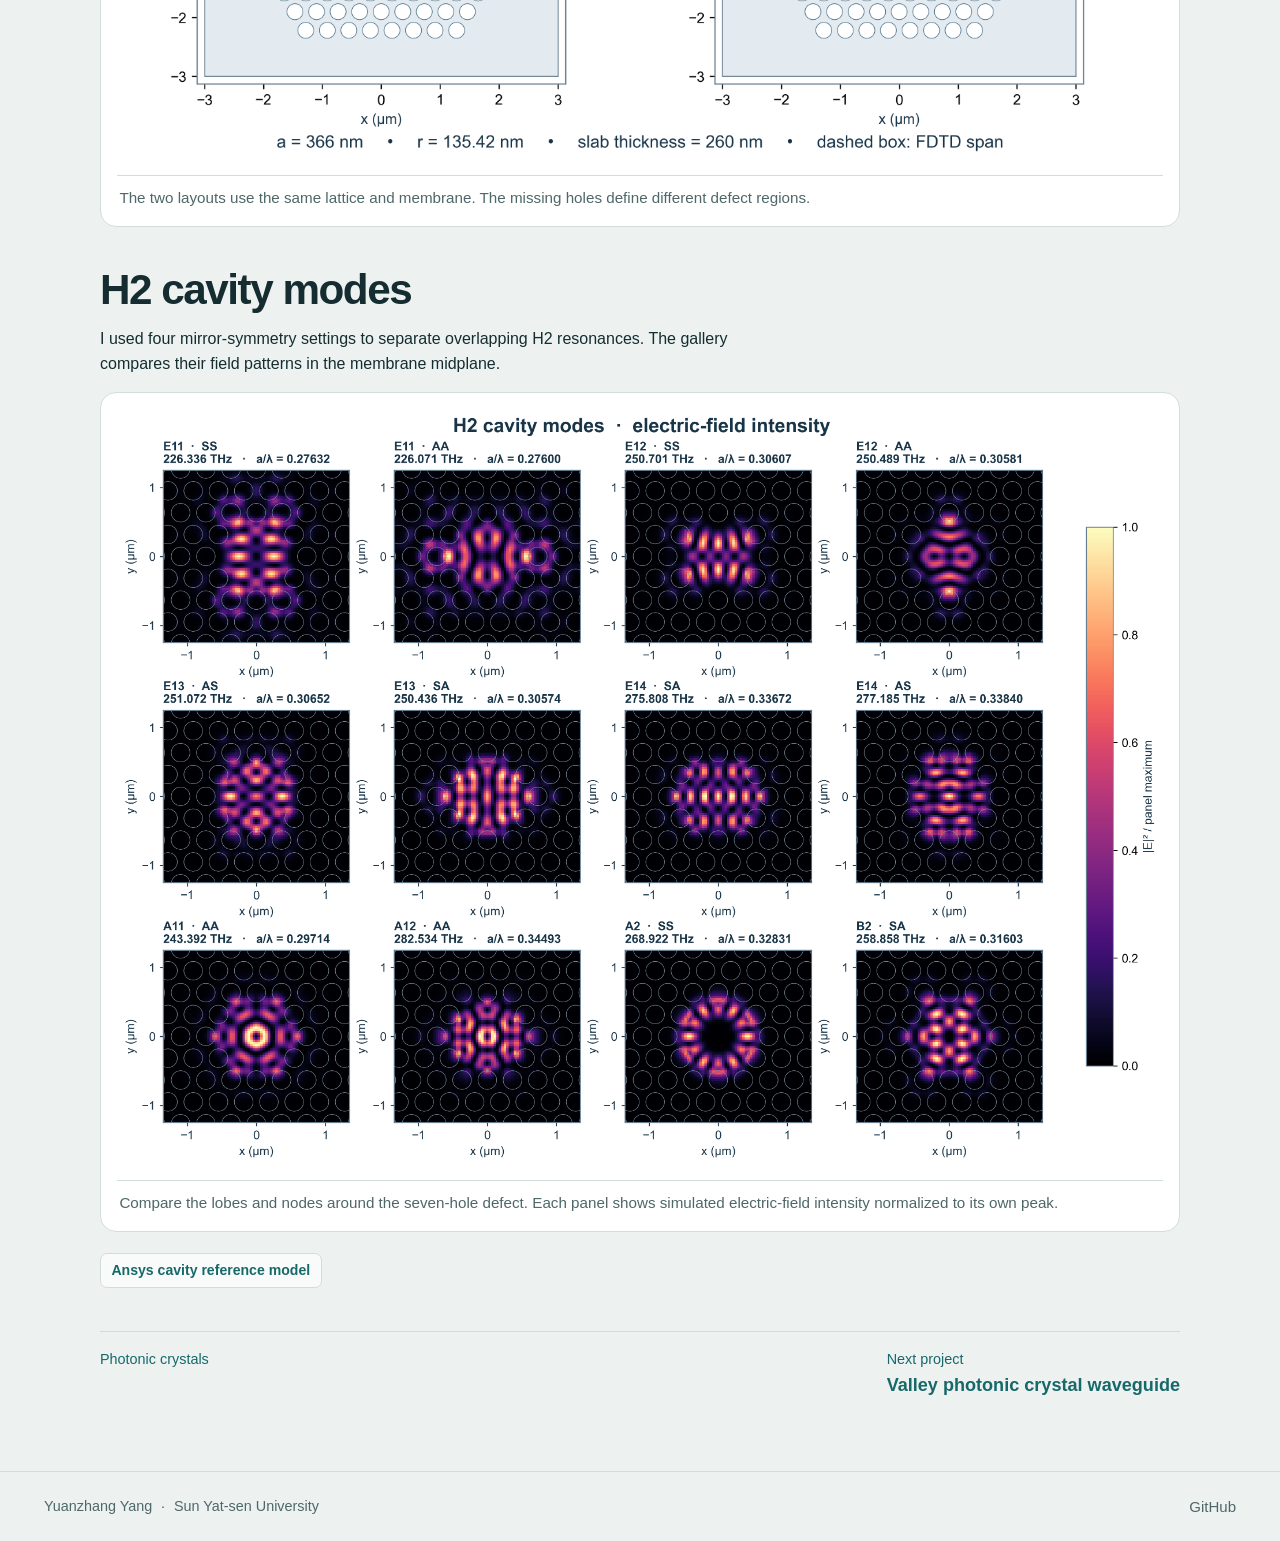
<file: photonic_crystal_h1_h2.html>
<!doctype html>
<html lang="en">
<head>
  <meta charset="utf-8">
  <meta name="viewport" content="width=device-width, initial-scale=1">
  <meta name="description" content="Resolving membrane resonances by mirror symmetry.">
  <meta name="theme-color" content="#eef3f2">
  <title>H1 and H2 defect cavities | Yuanzhang Yang</title>
  <link rel="icon" type="image/svg+xml" href="mark.svg">
  <link rel="stylesheet" href="styles.css">
</head>
<body class="project-page">
  <a class="skip" href="#main">Skip to content</a>
  <header class="header"><div class="wrap header-inner">
    <a class="wordmark" href="index.html"><img src="mark.svg" width="30" height="30" alt=""><span>Yuanzhang Yang</span></a>
    <nav aria-label="Main"><a href="index.html#projects">Projects</a><a href="publications.html">Publications</a><a href="experiments.html">Experiments</a><a href="https://github.com/muyi666111">GitHub</a></nav>
  </div></header>
  <main id="main" class="wrap detail">
  <a class="back" href="photonic_crystals.html">Photonic crystals</a>
  <div class="detail-heading"><p class="eyebrow">3D FDTD</p><h1>H1 and H2 defect cavities</h1><p class="lede">I used 3D FDTD to compare H1 and H2 cavities in a 260 nm suspended dielectric membrane with a 366 nm triangular lattice. H1 removes one central hole. H2 removes the center hole and its six nearest neighbors.</p></div>
  <article class="research-content"><figure><a href="assets/photonic_crystal/h1_h2/animation_A11_harmonic.gif" aria-label="H2 A11 mode with fixed electric intensity and oscillating signed magnetic field (open GIF)"><img class="motion" src="assets/photonic_crystal/h1_h2/animation_A11_harmonic.gif" alt="H2 A11 mode with fixed electric intensity and oscillating signed magnetic field" width="768" height="432"></a><figcaption>Harmonic visualization of the simulated A11 mode. The electric intensity stays fixed while the signed magnetic field varies over one phase cycle. <a href="assets/photonic_crystal/h1_h2/animation_A11_harmonic.gif">Open GIF</a>.</figcaption></figure>
<figure><a class="figure-link" href="assets/photonic_crystal/h1_h2/cavity_geometry.png" aria-label="H1 and H2 cavity geometry (full size)"><img loading="lazy" src="assets/photonic_crystal/h1_h2/cavity_geometry.png" alt="H1 and H2 cavity geometry" width="3034" height="2224"></a><figcaption>The two layouts use the same lattice and membrane. The missing holes define different defect regions.</figcaption></figure>
<h2 id="h2-cavity-modes">H2 cavity modes</h2>
<p>I used four mirror-symmetry settings to separate overlapping H2 resonances. The gallery compares their field patterns in the membrane midplane.</p>
<figure><a class="figure-link" href="assets/photonic_crystal/h1_h2/figure_03_H2_modes_intensity.png" aria-label="Full H2 electric-field intensity gallery for four mirror-symmetry sectors (full size)"><img loading="lazy" src="assets/photonic_crystal/h1_h2/figure_03_H2_modes_intensity.png" alt="Full H2 electric-field intensity gallery for four mirror-symmetry sectors" width="3624" height="2623"></a><figcaption>Compare the lobes and nodes around the seven-hole defect. Each panel shows simulated electric-field intensity normalized to its own peak.</figcaption></figure>
<div class="links"><a href="https://optics.ansys.com/hc/en-us/articles/360041567754-Photonic-crystal-cavity">Ansys cavity reference model</a></div></article>
  <nav class="next" aria-label="Project navigation"><a href="photonic_crystals.html">Photonic crystals</a><a href="photonic_crystal_valley.html">Next project <strong>Valley photonic crystal waveguide</strong></a></nav>
</main>
  <footer class="footer"><div class="wrap footer-inner"><p>Yuanzhang Yang <span>·</span> Sun Yat-sen University</p><a href="https://github.com/muyi666111">GitHub</a></div></footer>
</body>
</html>
</file>
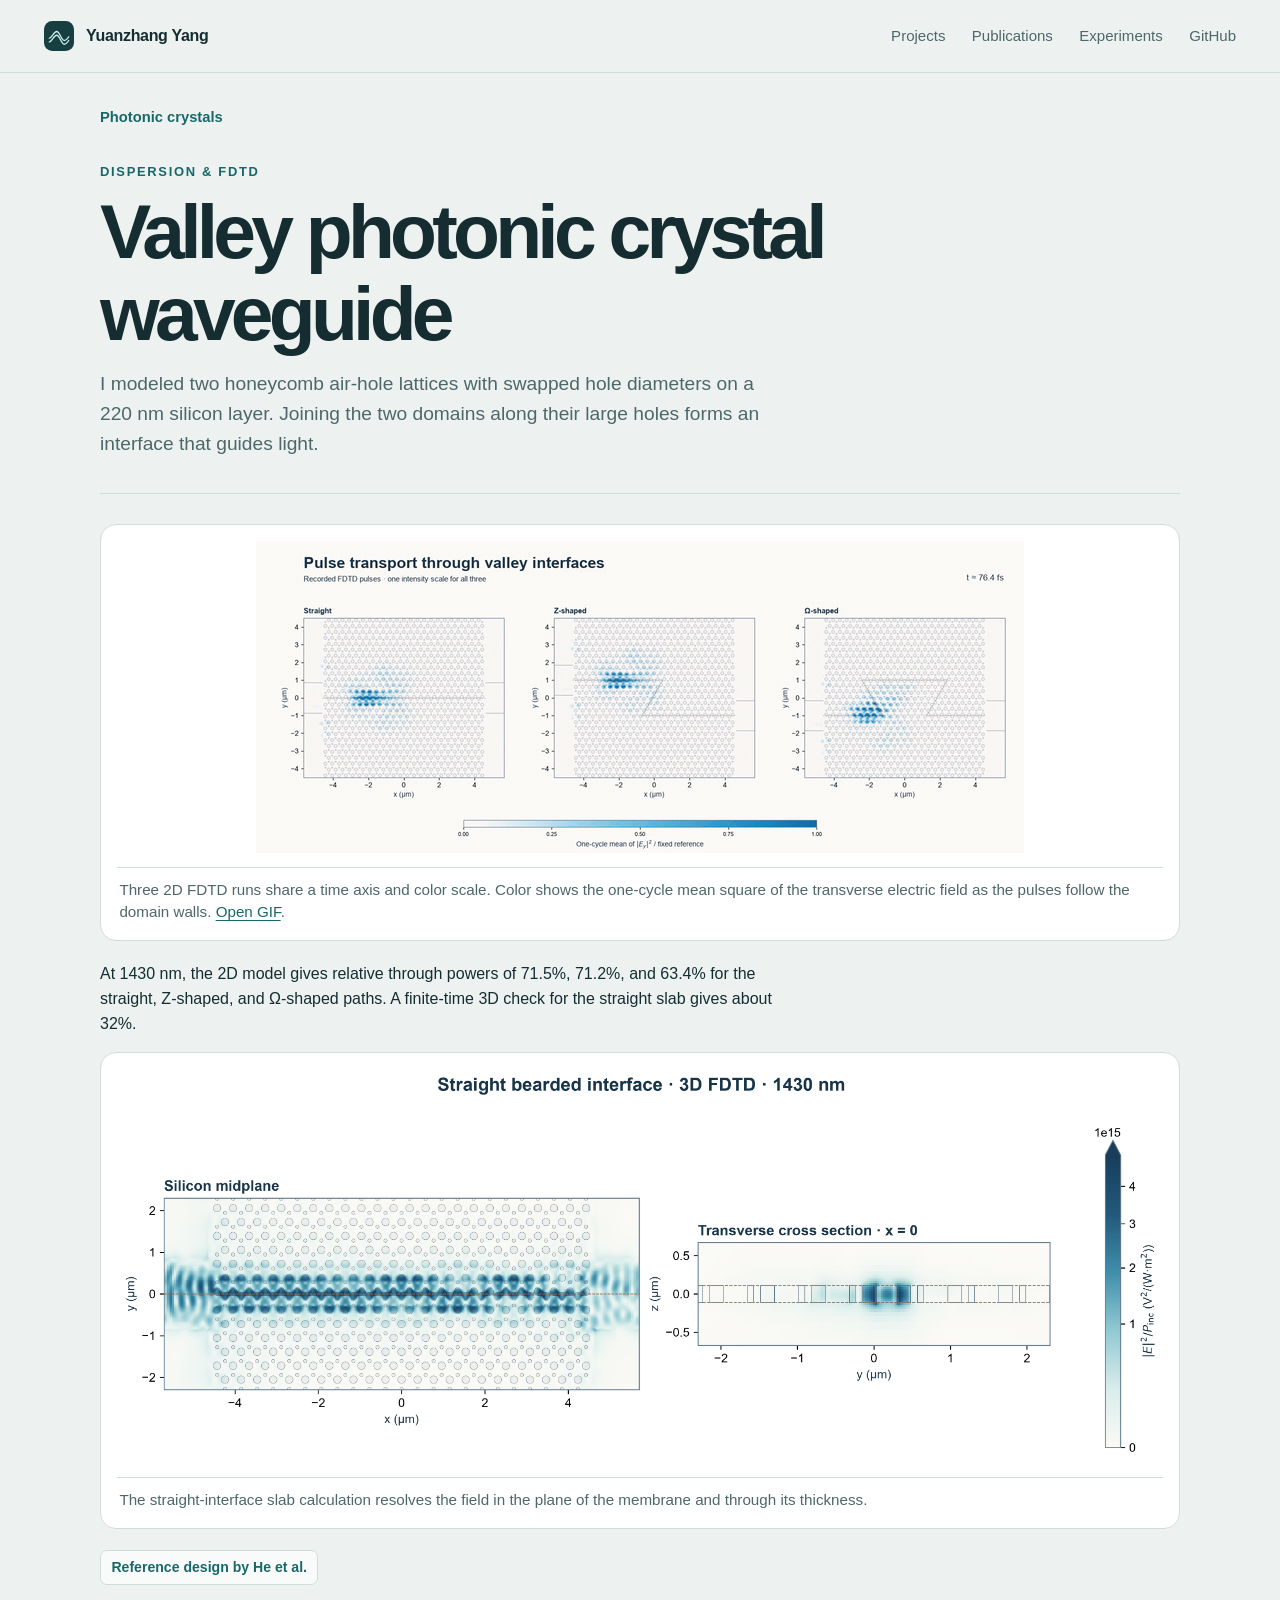
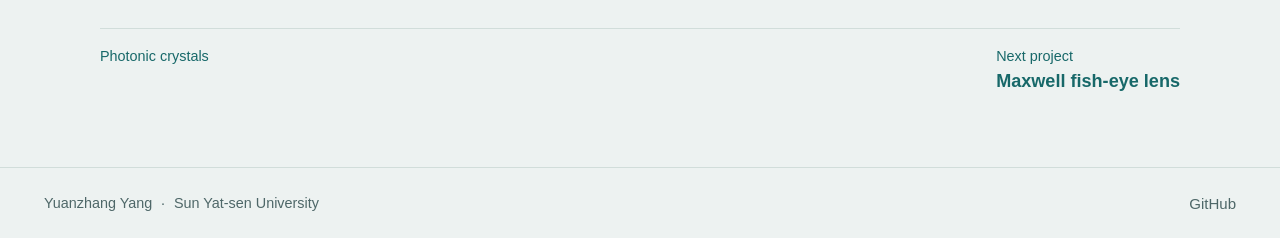
<file: photonic_crystal_valley.html>
<!doctype html>
<html lang="en">
<head>
  <meta charset="utf-8">
  <meta name="viewport" content="width=device-width, initial-scale=1">
  <meta name="description" content="Comparing straight, Z-shaped, and Ω-shaped interfaces.">
  <meta name="theme-color" content="#eef3f2">
  <title>Valley photonic crystal waveguide | Yuanzhang Yang</title>
  <link rel="icon" type="image/svg+xml" href="mark.svg">
  <link rel="stylesheet" href="styles.css">
</head>
<body class="project-page">
  <a class="skip" href="#main">Skip to content</a>
  <header class="header"><div class="wrap header-inner">
    <a class="wordmark" href="index.html"><img src="mark.svg" width="30" height="30" alt=""><span>Yuanzhang Yang</span></a>
    <nav aria-label="Main"><a href="index.html#projects">Projects</a><a href="publications.html">Publications</a><a href="experiments.html">Experiments</a><a href="https://github.com/muyi666111">GitHub</a></nav>
  </div></header>
  <main id="main" class="wrap detail">
  <a class="back" href="photonic_crystals.html">Photonic crystals</a>
  <div class="detail-heading"><p class="eyebrow">Dispersion &amp; FDTD</p><h1>Valley photonic crystal waveguide</h1><p class="lede">I modeled two honeycomb air-hole lattices with swapped hole diameters on a 220 nm silicon layer. Joining the two domains along their large holes forms an interface that guides light.</p></div>
  <article class="research-content"><figure><a href="assets/photonic_crystal/valley/valley_synchronized.gif" aria-label="Synchronized simulated pulses along straight, Z-shaped, and omega-shaped interfaces (open GIF)"><img class="motion" src="assets/photonic_crystal/valley/valley_synchronized.gif" alt="Synchronized simulated pulses along straight, Z-shaped, and omega-shaped interfaces" width="768" height="312"></a><figcaption>Three 2D FDTD runs share a time axis and color scale. Color shows the one-cycle mean square of the transverse electric field as the pulses follow the domain walls. <a href="assets/photonic_crystal/valley/valley_synchronized.gif">Open GIF</a>.</figcaption></figure>
<p>At 1430 nm, the 2D model gives relative through powers of 71.5%, 71.2%, and 63.4% for the straight, Z-shaped, and Ω-shaped paths. A finite-time 3D check for the straight slab gives about 32%.</p>
<figure><a class="figure-link" href="assets/photonic_crystal/valley/straight_3d_field.png" aria-label="Three-dimensional field cross sections for the straight slab interface (full size)"><img loading="lazy" src="assets/photonic_crystal/valley/straight_3d_field.png" alt="Three-dimensional field cross sections for the straight slab interface" width="3626" height="1365"></a><figcaption>The straight-interface slab calculation resolves the field in the plane of the membrane and through its thickness.</figcaption></figure>
<div class="links"><a href="https://doi.org/10.1038/s41467-019-08881-z">Reference design by He et al.</a></div></article>
  <nav class="next" aria-label="Project navigation"><a href="photonic_crystals.html">Photonic crystals</a><a href="photonic_crystal_fisheye.html">Next project <strong>Maxwell fish-eye lens</strong></a></nav>
</main>
  <footer class="footer"><div class="wrap footer-inner"><p>Yuanzhang Yang <span>·</span> Sun Yat-sen University</p><a href="https://github.com/muyi666111">GitHub</a></div></footer>
</body>
</html>
</file>
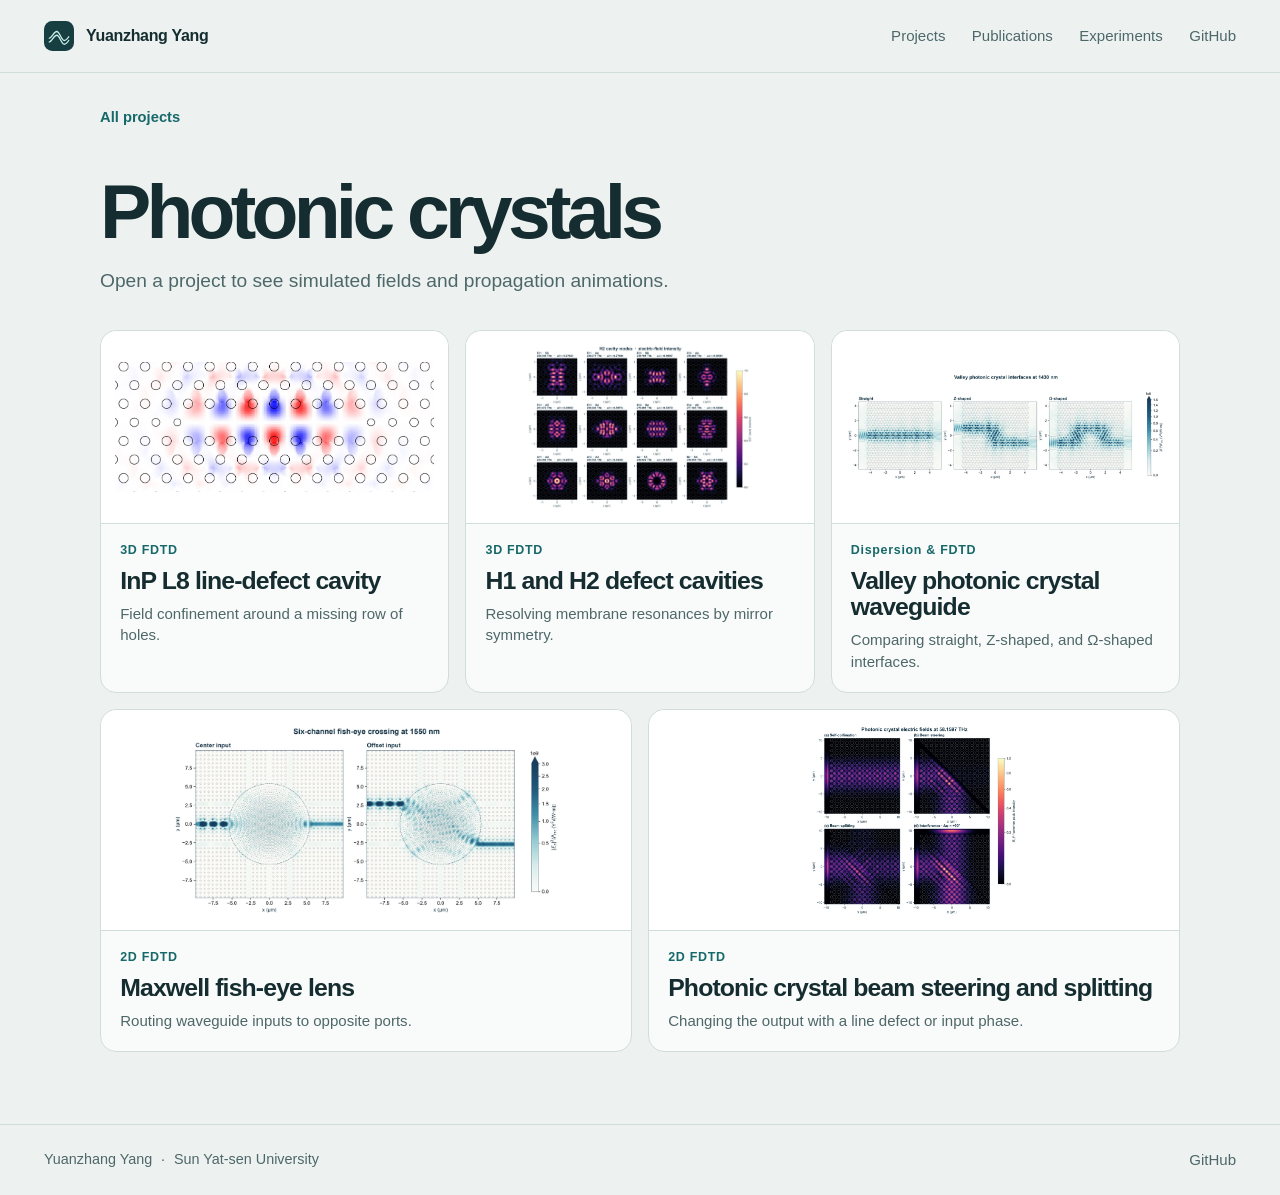
<file: photonic_crystals.html>
<!doctype html>
<html lang="en">
<head>
  <meta charset="utf-8">
  <meta name="viewport" content="width=device-width, initial-scale=1">
  <meta name="description" content="Five simulation projects on photonic crystal cavities, waveguides, lenses, and beam routing.">
  <meta name="theme-color" content="#eef3f2">
  <title>Photonic Crystals | Yuanzhang Yang</title>
  <link rel="icon" type="image/svg+xml" href="mark.svg">
  <link rel="stylesheet" href="styles.css">
</head>
<body class="">
  <a class="skip" href="#main">Skip to content</a>
  <header class="header"><div class="wrap header-inner">
    <a class="wordmark" href="index.html"><img src="mark.svg" width="30" height="30" alt=""><span>Yuanzhang Yang</span></a>
    <nav aria-label="Main"><a href="index.html#projects">Projects</a><a href="publications.html">Publications</a><a href="experiments.html">Experiments</a><a href="https://github.com/muyi666111">GitHub</a></nav>
  </div></header>
  <main id="main" class="wrap detail">
  <a class="back" href="index.html#projects">All projects</a>
  <div class="detail-heading"><h1>Photonic crystals</h1><p class="lede">Open a project to see simulated fields and propagation animations.</p></div>
  <div class="project-grid"><article class="project-card photonic_crystal_cavity">
  <a href="photonic_crystal_cavity.html" aria-label="InP L8 line-defect cavity project">
    <div class="card-art"><img src="assets/cover-photonic_crystal_cavity.webp" alt="" loading="lazy"></div>
    <div class="card-copy"><p>3D FDTD</p><h3>InP L8 line-defect cavity</h3><span>Field confinement around a missing row of holes.</span></div>
  </a>
</article><article class="project-card photonic_crystal_h1_h2">
  <a href="photonic_crystal_h1_h2.html" aria-label="H1 and H2 defect cavities project">
    <div class="card-art"><img src="assets/cover-photonic_crystal_h1_h2.webp" alt="" loading="lazy"></div>
    <div class="card-copy"><p>3D FDTD</p><h3>H1 and H2 defect cavities</h3><span>Resolving membrane resonances by mirror symmetry.</span></div>
  </a>
</article><article class="project-card photonic_crystal_valley">
  <a href="photonic_crystal_valley.html" aria-label="Valley photonic crystal waveguide project">
    <div class="card-art"><img src="assets/cover-photonic_crystal_valley.webp" alt="" loading="lazy"></div>
    <div class="card-copy"><p>Dispersion &amp; FDTD</p><h3>Valley photonic crystal waveguide</h3><span>Comparing straight, Z-shaped, and Ω-shaped interfaces.</span></div>
  </a>
</article><article class="project-card photonic_crystal_fisheye">
  <a href="photonic_crystal_fisheye.html" aria-label="Maxwell fish-eye lens project">
    <div class="card-art"><img src="assets/cover-photonic_crystal_fisheye.webp" alt="" loading="lazy"></div>
    <div class="card-copy"><p>2D FDTD</p><h3>Maxwell fish-eye lens</h3><span>Routing waveguide inputs to opposite ports.</span></div>
  </a>
</article><article class="project-card photonic_crystal_beam">
  <a href="photonic_crystal_beam.html" aria-label="Photonic crystal beam steering and splitting project">
    <div class="card-art"><img src="assets/cover-photonic_crystal_beam.webp" alt="" loading="lazy"></div>
    <div class="card-copy"><p>2D FDTD</p><h3>Photonic crystal beam steering and splitting</h3><span>Changing the output with a line defect or input phase.</span></div>
  </a>
</article></div>
</main>
  <footer class="footer"><div class="wrap footer-inner"><p>Yuanzhang Yang <span>·</span> Sun Yat-sen University</p><a href="https://github.com/muyi666111">GitHub</a></div></footer>
</body>
</html>
</file>
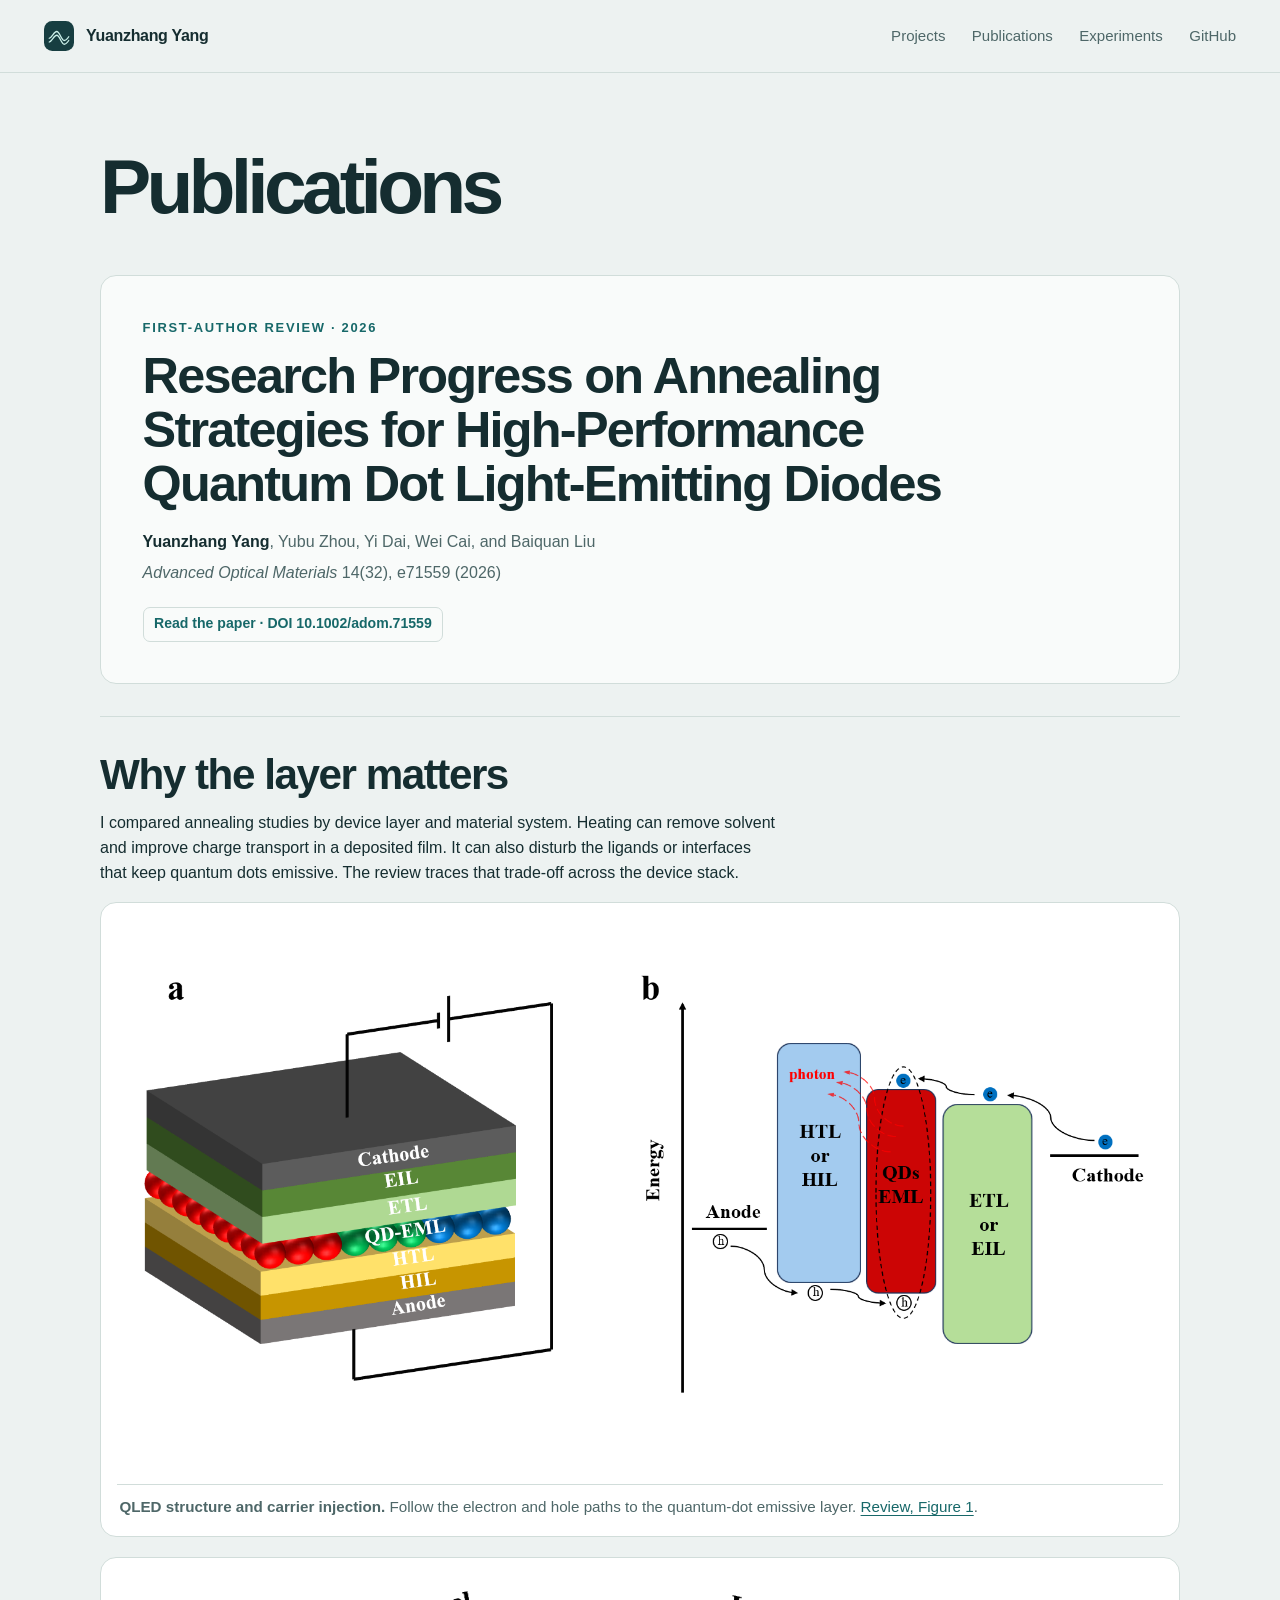
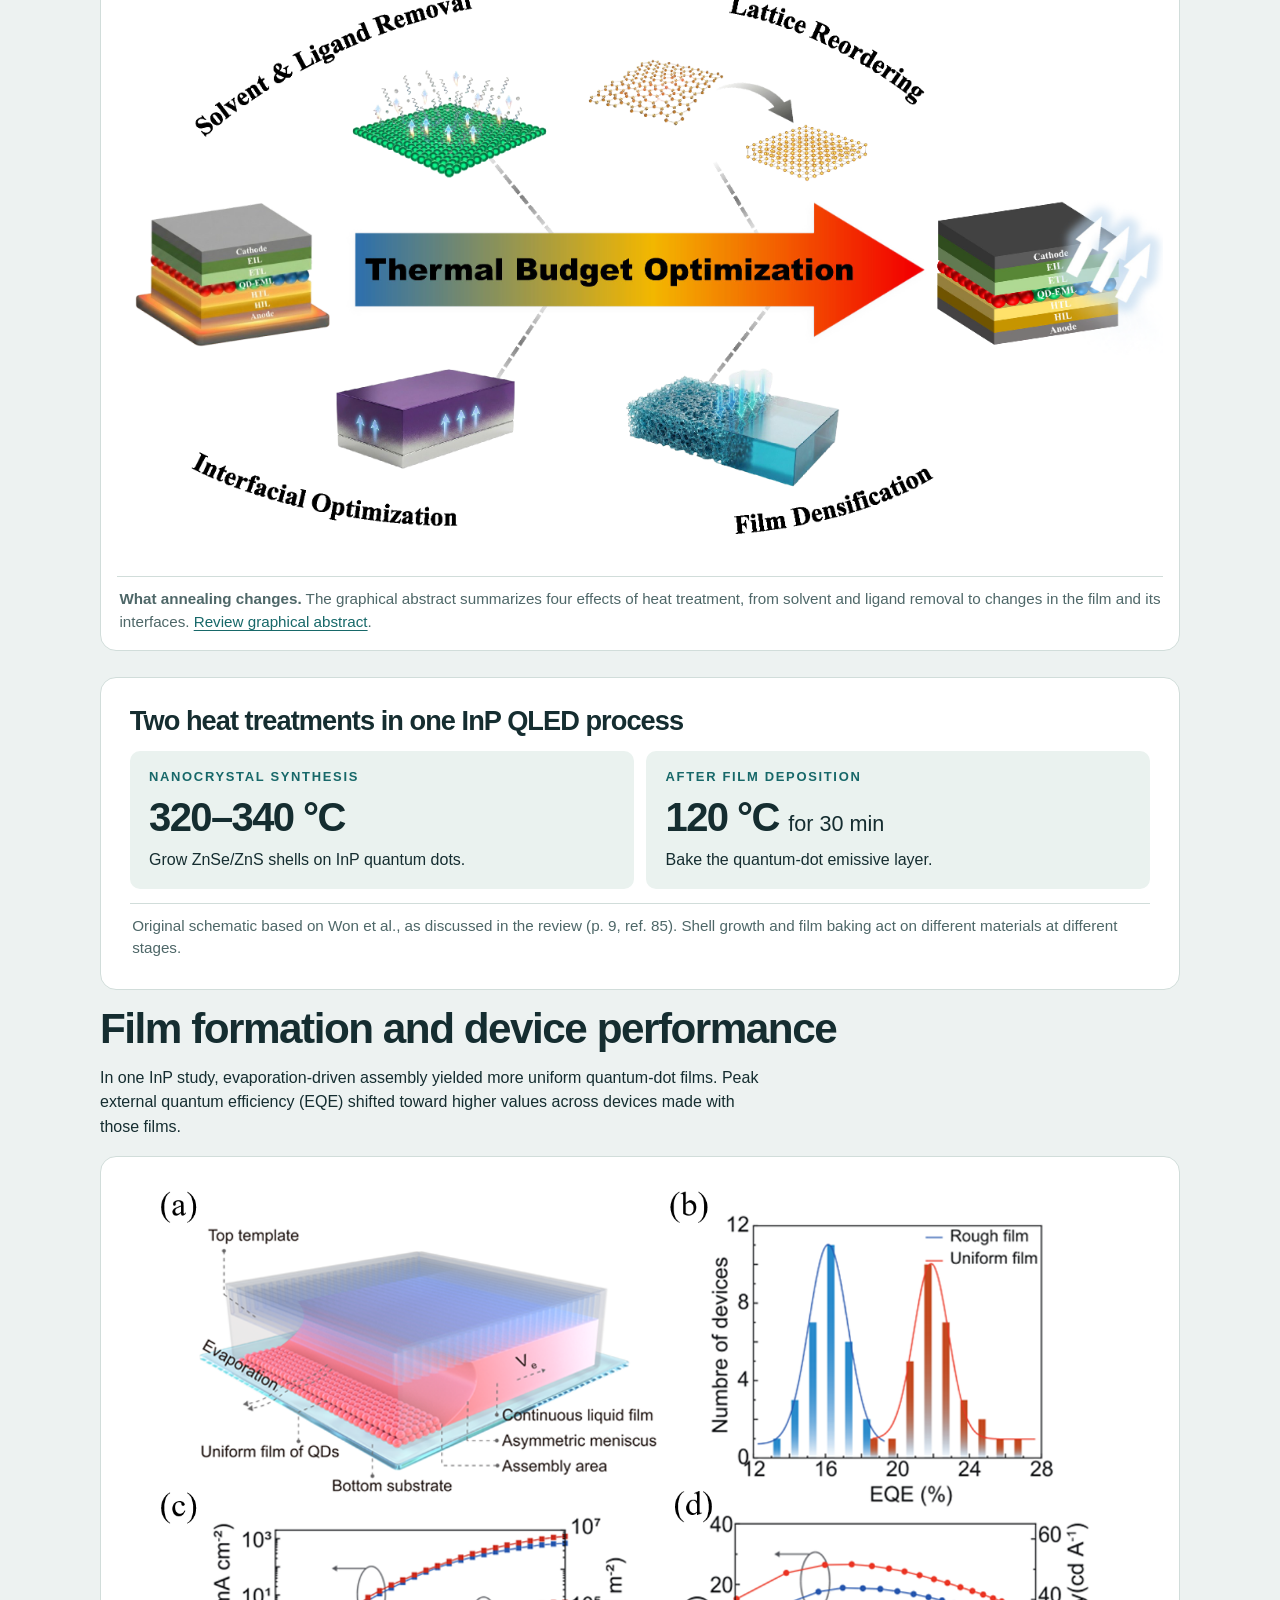
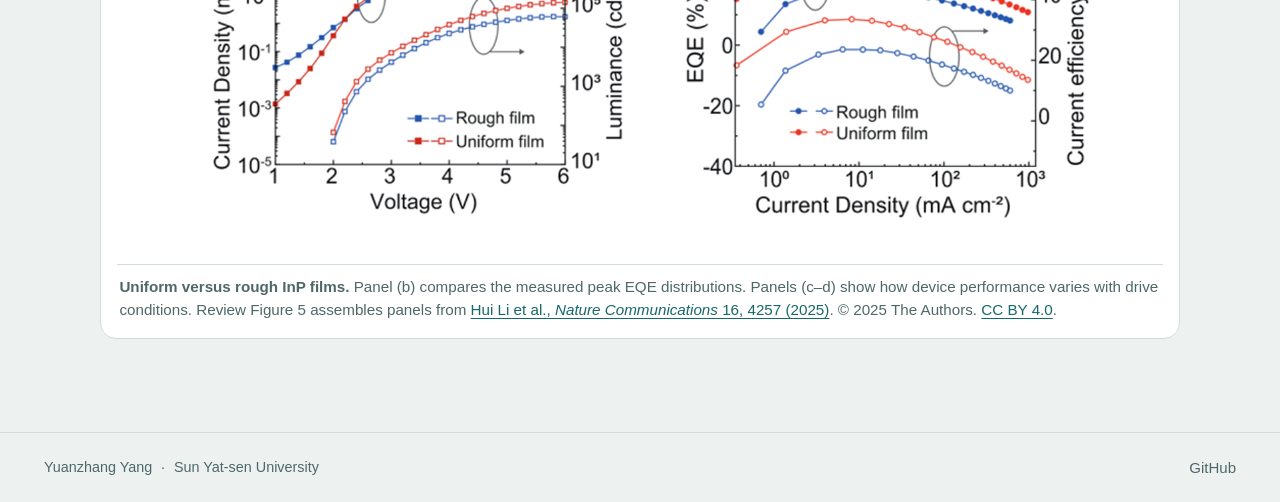
<file: publications.html>
<!doctype html>
<html lang="en">
<head>
  <meta charset="utf-8">
  <meta name="viewport" content="width=device-width, initial-scale=1">
  <meta name="description" content="First-author review on annealing strategies for quantum dot light-emitting diodes.">
  <meta name="theme-color" content="#eef3f2">
  <title>Publications | Yuanzhang Yang</title>
  <link rel="icon" type="image/svg+xml" href="mark.svg">
  <link rel="stylesheet" href="styles.css">
</head>
<body class="">
  <a class="skip" href="#main">Skip to content</a>
  <header class="header"><div class="wrap header-inner">
    <a class="wordmark" href="index.html"><img src="mark.svg" width="30" height="30" alt=""><span>Yuanzhang Yang</span></a>
    <nav aria-label="Main"><a href="index.html#projects">Projects</a><a href="publications.html">Publications</a><a href="experiments.html">Experiments</a><a href="https://github.com/muyi666111">GitHub</a></nav>
  </div></header>
  <main id="main" class="wrap detail">
  <div class="detail-heading"><h1>Publications</h1></div>
  <section class="publication-citation" aria-labelledby="article-title">
  <p class="eyebrow">First-author review · 2026</p>
  <h2 id="article-title">Research Progress on Annealing Strategies for High-Performance Quantum Dot Light-Emitting Diodes</h2>
  <p class="publication-authors"><strong>Yuanzhang Yang</strong>, Yubu Zhou, Yi Dai, Wei Cai, and Baiquan Liu</p>
  <p class="publication-journal"><em>Advanced Optical Materials</em> 14(32), e71559 (2026)</p>
  <div class="links"><a href="https://doi.org/10.1002/adom.71559">Read the paper · DOI 10.1002/adom.71559</a></div>
</section>

<section class="research-content publication-content" aria-labelledby="question">
  <h2 id="question">Why the layer matters</h2>
  <p>I compared annealing studies by device layer and material system. Heating can remove solvent and improve charge transport in a deposited film. It can also disturb the ligands or interfaces that keep quantum dots emissive. The review traces that trade-off across the device stack.</p>

  <figure>
    <a class="figure-link" href="assets/publications/review-figure-1.png" aria-label="Open full-size QLED layer stack and carrier diagram">
      <img src="assets/publications/review-figure-1.png" width="1698" height="896" loading="lazy" alt="QLED layer stack and energy diagram showing electrons and holes entering the emissive layer">
    </a>
    <figcaption><strong>QLED structure and carrier injection.</strong> Follow the electron and hole paths to the quantum-dot emissive layer. <a href="https://doi.org/10.1002/adom.71559">Review, Figure 1</a>.</figcaption>
  </figure>

  <figure id="graphical-abstract">
    <a class="figure-link" href="assets/publications/review-toc.png" aria-label="Open the full-size graphical abstract">
      <img src="assets/publications/review-toc.png" width="2667" height="1500" alt="Graphical abstract with four outcomes of QLED annealing: solvent and ligand removal, lattice reordering, film densification, and interfacial optimization">
    </a>
    <figcaption><strong>What annealing changes.</strong> The graphical abstract summarizes four effects of heat treatment, from solvent and ligand removal to changes in the film and its interfaces. <a href="https://doi.org/10.1002/adom.71559">Review graphical abstract</a>.</figcaption>
  </figure>

  <figure class="thermal-figure" aria-labelledby="thermal-title">
    <h3 id="thermal-title">Two heat treatments in one InP QLED process</h3>
    <div class="thermal-steps">
      <div class="thermal-step">
        <p class="eyebrow">Nanocrystal synthesis</p>
        <p class="temperature">320–340 °C</p>
        <p>Grow ZnSe/ZnS shells on InP quantum dots.</p>
      </div>
      <div class="thermal-step">
        <p class="eyebrow">After film deposition</p>
        <p class="temperature">120 °C <span>for 30 min</span></p>
        <p>Bake the quantum-dot emissive layer.</p>
      </div>
    </div>
    <figcaption>Original schematic based on Won et al., as discussed in the review (p. 9, ref. 85). Shell growth and film baking act on different materials at different stages.</figcaption>
  </figure>
  <h2>Film formation and device performance</h2>
  <p>In one InP study, evaporation-driven assembly yielded more uniform quantum-dot films. Peak external quantum efficiency (EQE) shifted toward higher values across devices made with those films.</p>
  <figure>
    <a class="figure-link" href="assets/publications/review-figure-5.png" aria-label="Open full-size InP quantum dot assembly and measured device results">
      <img src="assets/publications/review-figure-5.png" width="1573" height="1019" loading="lazy" alt="Evaporation-driven quantum-dot assembly and measured EQE, luminance, and current-density comparisons for rough and uniform films">
    </a>
    <figcaption><strong>Uniform versus rough InP films.</strong> Panel (b) compares the measured peak EQE distributions. Panels (c–d) show how device performance varies with drive conditions. Review Figure 5 assembles panels from <a href="https://doi.org/10.1038/s41467-025-59527-2">Hui Li et al., <em>Nature Communications</em> 16, 4257 (2025)</a>. © 2025 The Authors. <a href="https://creativecommons.org/licenses/by/4.0/">CC BY 4.0</a>.</figcaption>
  </figure>
</section>


</main>
  <footer class="footer"><div class="wrap footer-inner"><p>Yuanzhang Yang <span>·</span> Sun Yat-sen University</p><a href="https://github.com/muyi666111">GitHub</a></div></footer>
</body>
</html>
</file>
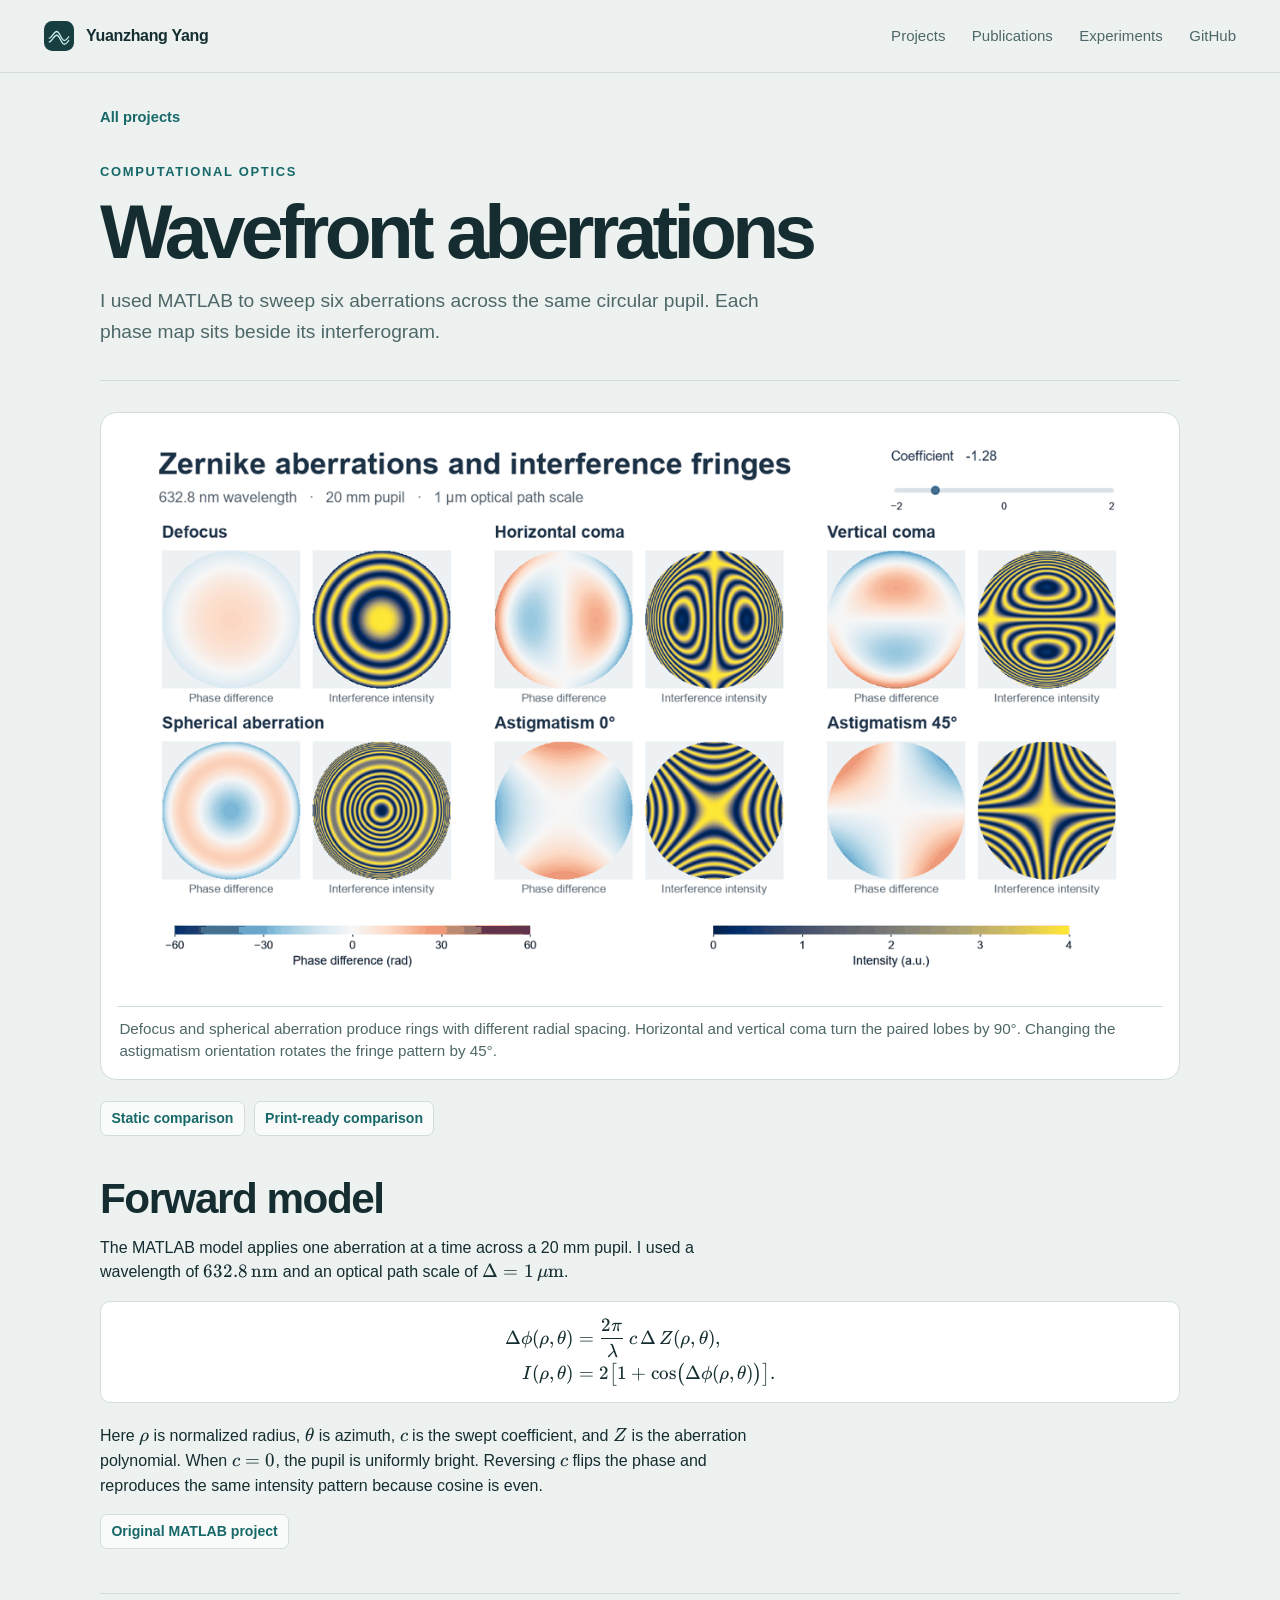
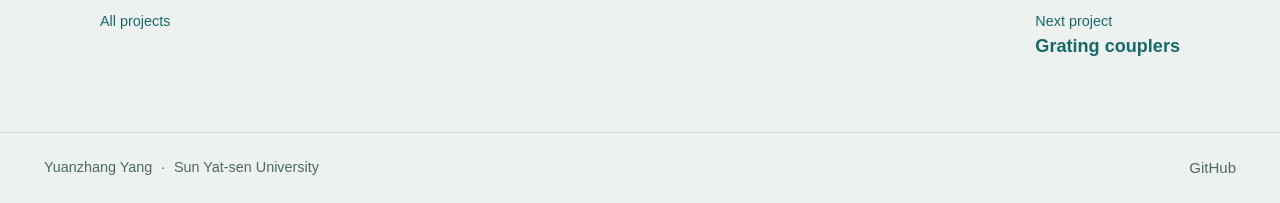
<file: wavefront_simulation.html>
<!doctype html>
<html lang="en">
<head>
  <meta charset="utf-8">
  <meta name="viewport" content="width=device-width, initial-scale=1">
  <meta name="description" content="Six aberrations, each paired with its interference pattern.">
  <meta name="theme-color" content="#eef3f2">
  <title>Wavefront aberrations | Yuanzhang Yang</title>
  <link rel="icon" type="image/svg+xml" href="mark.svg">
  <link rel="stylesheet" href="styles.css">
  <link rel="stylesheet" href="vendor/katex/katex.min.css">
  <script defer src="vendor/katex/katex.min.js"></script>
  <script defer src="vendor/katex/auto-render.min.js"></script>
  <script defer src="math.js"></script>
</head>
<body class="project-page">
  <a class="skip" href="#main">Skip to content</a>
  <header class="header"><div class="wrap header-inner">
    <a class="wordmark" href="index.html"><img src="mark.svg" width="30" height="30" alt=""><span>Yuanzhang Yang</span></a>
    <nav aria-label="Main"><a href="index.html#projects">Projects</a><a href="publications.html">Publications</a><a href="experiments.html">Experiments</a><a href="https://github.com/muyi666111">GitHub</a></nav>
  </div></header>
  <main id="main" class="wrap detail">
  <a class="back" href="index.html#projects">All projects</a>
  <div class="detail-heading"><p class="eyebrow">Computational optics</p><h1>Wavefront aberrations</h1><p class="lede">I used MATLAB to sweep six aberrations across the same circular pupil. Each phase map sits beside its interferogram.</p></div>
  <article class="research-content"><figure><picture><source media="(prefers-reduced-motion: reduce)" srcset="assets/wavefront/zernike_comparison.png"><img class="motion" src="assets/wavefront/zernike_sweep.gif" alt="Six aberrations with synchronized phase and interference-intensity maps" width="1220" height="657"></picture><figcaption>Defocus and spherical aberration produce rings with different radial spacing. Horizontal and vertical coma turn the paired lobes by 90°. Changing the astigmatism orientation rotates the fringe pattern by 45°.</figcaption></figure>
<div class="links"><a href="assets/wavefront/zernike_comparison.png">Static comparison</a><a href="assets/wavefront/zernike_comparison.pdf">Print-ready comparison</a></div>
<h2 id="forward-model">Forward model</h2>
<p>The MATLAB model applies one aberration at a time across a 20 mm pupil. I used a wavelength of \(632.8\,\mathrm{nm}\) and an optical path scale of \(\Delta=1\,\mu\mathrm{m}\).</p>
<div class="math-display">$$
\begin{aligned}
\Delta\phi(\rho,\theta) &amp;= \frac{2\pi}{\lambda}\,c\,\Delta\,Z(\rho,\theta),\\
I(\rho,\theta) &amp;= 2\bigl[1+\cos\bigl(\Delta\phi(\rho,\theta)\bigr)\bigr].
\end{aligned}
$$</div>
<p>Here \(\rho\) is normalized radius, \(\theta\) is azimuth, \(c\) is the swept coefficient, and \(Z\) is the aberration polynomial. When \(c=0\), the pupil is uniformly bright. Reversing \(c\) flips the phase and reproduces the same intensity pattern because cosine is even.</p>
<div class="links"><a href="https://github.com/muyi666111/Wavefront-Sensing-Simulation">Original MATLAB project</a></div></article>
  <nav class="next" aria-label="Project navigation"><a href="index.html#projects">All projects</a><a href="grating_couplers.html">Next project <strong>Grating couplers</strong></a></nav>
</main>
  <footer class="footer"><div class="wrap footer-inner"><p>Yuanzhang Yang <span>·</span> Sun Yat-sen University</p><a href="https://github.com/muyi666111">GitHub</a></div></footer>
</body>
</html>
</file>
<file: styles.css>
:root{color-scheme:light;--bg:#edf2f1;--surface:#f9fbfa;--paper:#fff;--ink:#152d30;--muted:#4e6768;--accent:#176869;--line:#d1ddda;--radius:16px;--max:1280px;font:16px/1.55 "Segoe UI",Arial,sans-serif}
*{box-sizing:border-box}body{margin:0;color:var(--ink);background:var(--bg)}img,video{display:block;max-width:100%}a{color:var(--accent);text-underline-offset:.22em}a:focus-visible{outline:3px solid #b45732;outline-offset:5px;border-radius:3px}h1,h2,h3,p{margin:0}h1,h2,h3{line-height:1.07;letter-spacing:-.035em}.wrap{width:min(var(--max),calc(100% - 88px));margin-inline:auto}.skip{position:fixed;z-index:10;top:.7rem;left:1rem;transform:translateY(-150%);background:var(--paper);padding:.6rem 1rem}.skip:focus{transform:none}
.header{border-bottom:1px solid var(--line)}.header-inner{min-height:72px;display:flex;align-items:center;justify-content:space-between;gap:1rem}.wordmark{display:flex;align-items:center;gap:.75rem;color:var(--ink);text-decoration:none;font-weight:700;white-space:nowrap;letter-spacing:-.02em}.header nav{display:flex;gap:1.65rem}.header nav a,.footer a{color:var(--muted);text-decoration:none;font-size:.94rem}.header nav a:hover,.footer a:hover,.back:hover,.next a:hover{text-decoration:underline}
.hero{display:grid;grid-template-columns:1.04fr 1fr;align-items:center;gap:clamp(2rem,5.2vw,5.25rem);padding:clamp(3rem,8vw,7.25rem) 0 clamp(3rem,6.2vw,5.5rem)}.eyebrow{color:var(--accent);font-size:.81rem;font-weight:750;letter-spacing:.13em;text-transform:uppercase}.intro h1{font-size:clamp(2.75rem,5.4vw,5.3rem);line-height:1.01;letter-spacing:-.063em;max-width:11ch;margin:.72rem 0 1.28rem}.lede{font-size:clamp(1rem,1.55vw,1.2rem);color:var(--muted);max-width:48ch;line-height:1.57}.affiliation{color:var(--muted);font-size:.91rem;margin-top:1rem}.primary{display:inline-block;padding:.7rem 1rem;border-radius:8px;background:#173e41;color:#fff;text-decoration:none;font-weight:650;margin-top:1.55rem}.primary:hover{background:#24605f}
.hero-visual{display:block;text-decoration:none;color:var(--ink);background:var(--paper);border:1px solid var(--line);border-radius:var(--radius);overflow:hidden}.hero-frame{background:#fff;position:relative;aspect-ratio:1.38;overflow:hidden;display:grid;place-items:center;padding:1.2rem}.hero-frame img{position:absolute;inset:1.2rem;width:calc(100% - 2.4rem);height:calc(100% - 2.4rem);object-fit:contain;background:#fff}.hero-caption{display:flex;justify-content:space-between;align-items:baseline;gap:.8rem;padding:1rem 1.2rem;border-top:1px solid var(--line)}.hero-caption span{font-size:.87rem;color:var(--muted)}
.project-section{padding:1.7rem 0 5.3rem;border-top:1px solid var(--line);scroll-margin-top:1rem}.section-heading{display:flex;justify-content:space-between;align-items:baseline;gap:1rem;margin-bottom:1.35rem}.section-heading h2{font-size:clamp(2rem,3.1vw,3.25rem)}.section-heading p{color:var(--muted);font-size:.94rem}.project-grid{display:grid;grid-template-columns:repeat(6,minmax(0,1fr));gap:1rem}.project-card{grid-column:span 2;min-width:0;border:1px solid var(--line);border-radius:var(--radius);background:var(--surface);transition:border-color .18s ease,background .18s ease}.project-card:nth-child(n+4){grid-column:span 3}.project-card:hover{border-color:#7b9d97;background:#fff}.project-card a{display:flex;flex-direction:column;height:100%;text-decoration:none;color:var(--ink);border-radius:var(--radius);overflow:hidden}.card-art{position:relative;aspect-ratio:1.8;background:#fff;padding:.9rem;border-bottom:1px solid var(--line);overflow:hidden}.card-art img{position:absolute;inset:.9rem;height:calc(100% - 1.8rem);width:calc(100% - 1.8rem);object-fit:contain;transition:transform .22s ease}.project-card a:hover img{transform:scale(1.035)}.project-card:nth-child(n+4) .card-art{aspect-ratio:2.4}.card-copy{padding:1.08rem 1.2rem 1.25rem}.card-copy p{font-size:.78rem;color:var(--accent);font-weight:700;letter-spacing:.055em;margin-bottom:.45rem}.card-copy h3{font-size:clamp(1.2rem,2vw,1.55rem);margin-bottom:.52rem}.card-copy span{display:block;color:var(--muted);font-size:.94rem;line-height:1.43}
.detail{max-width:1080px;padding:2rem 0 4.5rem}.back{color:var(--accent);font-size:.92rem;font-weight:650;text-decoration:none}.detail-heading{padding:2rem 0 2.1rem;max-width:820px}.detail-heading h1{font-size:clamp(2.7rem,6vw,5rem);letter-spacing:-.062em;margin:.5rem 0 .9rem}.detail-heading .lede{max-width:62ch}.research-content{border-top:1px solid var(--line);padding-top:1.15rem}.research-content>p{max-width:76ch;margin:0 0 1rem}.research-content h2{font-size:clamp(1.8rem,3.3vw,2.65rem);margin:2.5rem 0 .9rem;scroll-margin-top:1rem}.research-content h3{font-size:clamp(1.35rem,2.25vw,1.7rem);margin:1.85rem 0 .8rem}.research-content figure{margin:.75rem 0 1.3rem;padding:clamp(.55rem,1.65vw,1rem);border-radius:var(--radius);background:var(--paper);border:1px solid var(--line)}.figure-link{display:block}.research-content figure img{width:auto;height:auto;max-width:100%;margin:auto}.research-content video{width:100%;max-height:70vh;background:white;object-fit:contain}.research-content figcaption,.group-caption{color:var(--muted);font-size:.95rem;line-height:1.47}.research-content figcaption{border-top:1px solid var(--line);margin-top:.85rem;padding:.7rem .15rem .05rem}.links{display:flex;gap:.55rem;flex-wrap:wrap;margin:.7rem 0 1.3rem}.links a{border:1px solid var(--line);border-radius:7px;background:var(--surface);padding:.35rem .65rem;text-decoration:none;font-size:.88rem;font-weight:650}.links a:hover{background:#dcebe7}.table-wrap{overflow-x:auto;margin:1rem 0 1.3rem;border:1px solid var(--line);border-radius:10px}table{border-collapse:collapse;width:100%;min-width:420px;background:#fbfdfc}th,td{text-align:left;padding:.62rem .8rem}th{background:#dce8e5;font-size:.9rem}td{border-top:1px solid var(--line)}.next{border-top:1px solid var(--line);display:flex;justify-content:space-between;gap:1rem;margin-top:2.7rem;padding-top:1rem}.next a{font-size:.9rem;text-decoration:none}.next strong{display:block;font-size:1.13rem}
.footer{border-top:1px solid var(--line)}.footer-inner{display:flex;gap:.8rem;justify-content:space-between;padding:1.45rem 0;color:var(--muted);font-size:.9rem}.footer span{padding:0 .3rem}
@media(max-width:950px){.wrap{width:calc(100% - 48px)}.project-grid{grid-template-columns:repeat(2,minmax(0,1fr))}.project-card,.project-card:nth-child(n+4){grid-column:auto}.project-card:nth-child(n+4) .card-art{aspect-ratio:1.8}.hero{gap:2rem}.hero-caption{flex-wrap:wrap}}
@media(max-width:650px){.wrap{width:calc(100% - 32px)}.header-inner{min-height:58px}.header nav{gap:.85rem}.header nav a{font-size:.87rem}.wordmark{gap:.42rem}.wordmark img{height:24px;width:24px}.hero{grid-template-columns:1fr;padding:2.45rem 0 2.4rem;gap:1.55rem}.intro h1{font-size:clamp(2.35rem,9vw,3.7rem);margin-bottom:.85rem}.hero-frame{aspect-ratio:1.77;padding:.75rem}.hero-caption{padding:.62rem .8rem}.section-heading{display:block}.section-heading p{margin-top:.3rem}.project-grid{grid-template-columns:1fr;gap:.8rem}.project-card .card-art,.project-card:nth-child(n+4) .card-art{aspect-ratio:1.95}.project-section{padding-bottom:3rem}.detail{padding-top:1.2rem}.detail-heading{padding:1.4rem 0 1.7rem}.footer-inner{flex-wrap:wrap}}
@media(prefers-reduced-motion:reduce){*,*::before,*::after{animation:none!important;transition:none!important;scroll-behavior:auto!important}}

picture{display:block}.research-content figure img.motion{max-height:75vh;object-fit:contain}
.math-display{overflow-x:auto;margin:1rem 0 1.3rem;padding:.35rem .9rem;border:1px solid var(--line);border-radius:10px;background:var(--paper)}
.math-display .katex-display{margin:.65rem 0}
.this-work td{background:#e0efea;color:#153c3b;font-weight:700}
.project-section{padding-bottom:3rem}
.publication-home{border-top:1px solid var(--line);padding:1.75rem 0 4.5rem}
.publication-home h2{font-size:clamp(2rem,3.1vw,3.25rem);margin-bottom:1.2rem}
.publication-feature{display:block;background:var(--surface);padding:clamp(1.25rem,3vw,2.25rem);border:1px solid var(--line);border-radius:var(--radius);color:var(--ink);text-decoration:none}
.publication-feature:hover{border-color:#7b9d97;background:var(--paper)}
.publication-feature h3{font-size:clamp(1.3rem,2.3vw,1.85rem);max-width:40ch;margin-top:.55rem}
.publication-citation{background:var(--surface);border:1px solid var(--line);border-radius:var(--radius);padding:clamp(1.2rem,4vw,2.6rem)}
.publication-citation h2{font-size:clamp(1.75rem,4vw,3.15rem);max-width:32ch;margin:.7rem 0 1.2rem}
.publication-authors,.publication-journal{color:var(--muted);margin-top:.4rem}
.publication-authors strong{color:var(--ink)}
.publication-citation .links{margin:1.3rem 0 0}
.publication-content{margin-top:2rem}
.publication-content h2{margin-top:1rem}
.research-content .thermal-figure{padding:clamp(1rem,3vw,1.8rem);margin:1.6rem 0 0}
.thermal-figure h3{margin:0 0 1rem}
.thermal-steps{display:grid;grid-template-columns:1fr 1fr;gap:.8rem}
.thermal-step{padding:1rem 1.2rem;background:#eaf2ef;border-radius:10px}
.temperature{font-weight:750;font-size:clamp(1.7rem,4vw,2.5rem);line-height:1.1;margin:.5rem 0 .55rem;letter-spacing:-.04em}
.temperature span{font-size:.54em;letter-spacing:0;font-weight:500}
@media(max-width:650px){.thermal-steps{grid-template-columns:1fr}.header-inner{flex-wrap:wrap;gap:.5rem .8rem;padding:.65rem 0}.header nav{gap:.8rem}}

.experiment-pair{display:grid;grid-template-columns:repeat(2,minmax(0,1fr));gap:1rem}
.experiment-card .card-art{aspect-ratio:1.9}
.experiment-content section{scroll-margin-top:1rem}
.experiment-content section+section{border-top:1px solid var(--line);margin-top:2rem}
.experiment-content section>p{max-width:75ch;margin-bottom:1rem}
.experiment-content section:first-child>h2{margin-top:.7rem}
.experiment-pair figure{display:flex;flex-direction:column}
.experiment-pair figure .figure-link{flex:1;display:grid;place-items:center}
.experiment-stack{display:flex;align-items:baseline;flex-wrap:wrap;gap:.35rem 1rem;padding:.75rem 1rem;background:var(--paper);border:1px solid var(--line);border-radius:10px}
.experiment-stack strong{color:var(--accent);font-size:.88rem}
@media(max-width:650px){.experiment-pair{grid-template-columns:1fr}}
</file>
